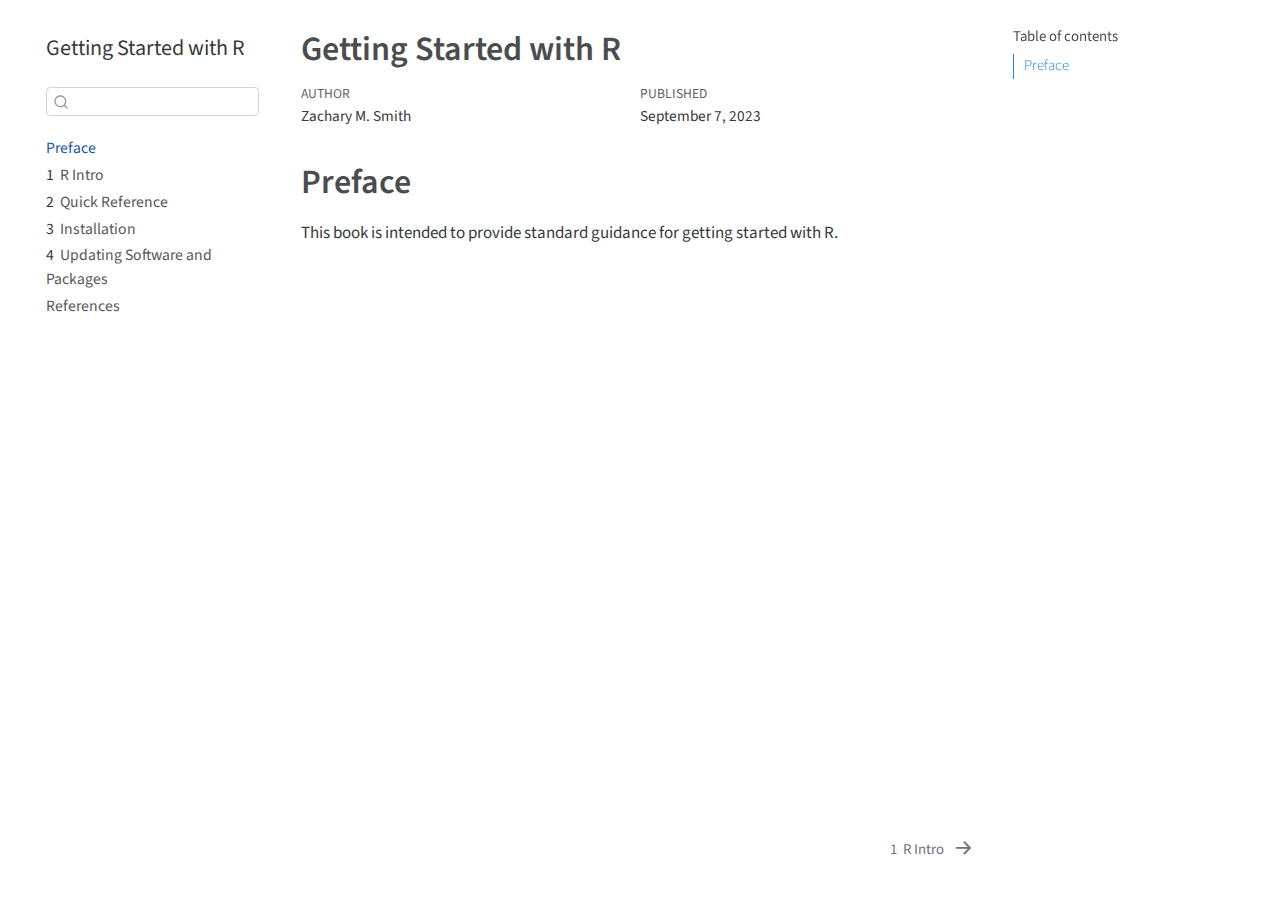
<file: index.html>
<!DOCTYPE html>
<html xmlns="http://www.w3.org/1999/xhtml" lang="en" xml:lang="en"><head>

<meta charset="utf-8">
<meta name="generator" content="quarto-1.3.353">

<meta name="viewport" content="width=device-width, initial-scale=1.0, user-scalable=yes">

<meta name="author" content="Zachary M. Smith">
<meta name="dcterms.date" content="2023-09-07">

<title>Getting Started with R</title>
<style>
code{white-space: pre-wrap;}
span.smallcaps{font-variant: small-caps;}
div.columns{display: flex; gap: min(4vw, 1.5em);}
div.column{flex: auto; overflow-x: auto;}
div.hanging-indent{margin-left: 1.5em; text-indent: -1.5em;}
ul.task-list{list-style: none;}
ul.task-list li input[type="checkbox"] {
  width: 0.8em;
  margin: 0 0.8em 0.2em -1em; /* quarto-specific, see https://github.com/quarto-dev/quarto-cli/issues/4556 */ 
  vertical-align: middle;
}
</style>


<script src="site_libs/quarto-nav/quarto-nav.js"></script>
<script src="site_libs/quarto-nav/headroom.min.js"></script>
<script src="site_libs/clipboard/clipboard.min.js"></script>
<script src="site_libs/quarto-search/autocomplete.umd.js"></script>
<script src="site_libs/quarto-search/fuse.min.js"></script>
<script src="site_libs/quarto-search/quarto-search.js"></script>
<meta name="quarto:offset" content="./">
<link href="./r_intro.html" rel="next">
<script src="site_libs/quarto-html/quarto.js"></script>
<script src="site_libs/quarto-html/popper.min.js"></script>
<script src="site_libs/quarto-html/tippy.umd.min.js"></script>
<script src="site_libs/quarto-html/anchor.min.js"></script>
<link href="site_libs/quarto-html/tippy.css" rel="stylesheet">
<link href="site_libs/quarto-html/quarto-syntax-highlighting.css" rel="stylesheet" id="quarto-text-highlighting-styles">
<script src="site_libs/bootstrap/bootstrap.min.js"></script>
<link href="site_libs/bootstrap/bootstrap-icons.css" rel="stylesheet">
<link href="site_libs/bootstrap/bootstrap.min.css" rel="stylesheet" id="quarto-bootstrap" data-mode="light">
<script id="quarto-search-options" type="application/json">{
  "location": "sidebar",
  "copy-button": false,
  "collapse-after": 3,
  "panel-placement": "start",
  "type": "textbox",
  "limit": 20,
  "language": {
    "search-no-results-text": "No results",
    "search-matching-documents-text": "matching documents",
    "search-copy-link-title": "Copy link to search",
    "search-hide-matches-text": "Hide additional matches",
    "search-more-match-text": "more match in this document",
    "search-more-matches-text": "more matches in this document",
    "search-clear-button-title": "Clear",
    "search-detached-cancel-button-title": "Cancel",
    "search-submit-button-title": "Submit"
  }
}</script>


</head>

<body class="nav-sidebar floating">

<div id="quarto-search-results"></div>
  <header id="quarto-header" class="headroom fixed-top">
  <nav class="quarto-secondary-nav">
    <div class="container-fluid d-flex">
      <button type="button" class="quarto-btn-toggle btn" data-bs-toggle="collapse" data-bs-target="#quarto-sidebar,#quarto-sidebar-glass" aria-controls="quarto-sidebar" aria-expanded="false" aria-label="Toggle sidebar navigation" onclick="if (window.quartoToggleHeadroom) { window.quartoToggleHeadroom(); }">
        <i class="bi bi-layout-text-sidebar-reverse"></i>
      </button>
      <nav class="quarto-page-breadcrumbs" aria-label="breadcrumb"><ol class="breadcrumb"><li class="breadcrumb-item"><a href="./index.html">Preface</a></li></ol></nav>
      <a class="flex-grow-1" role="button" data-bs-toggle="collapse" data-bs-target="#quarto-sidebar,#quarto-sidebar-glass" aria-controls="quarto-sidebar" aria-expanded="false" aria-label="Toggle sidebar navigation" onclick="if (window.quartoToggleHeadroom) { window.quartoToggleHeadroom(); }">      
      </a>
      <button type="button" class="btn quarto-search-button" aria-label="Search" onclick="window.quartoOpenSearch();">
        <i class="bi bi-search"></i>
      </button>
    </div>
  </nav>
</header>
<!-- content -->
<div id="quarto-content" class="quarto-container page-columns page-rows-contents page-layout-article">
<!-- sidebar -->
  <nav id="quarto-sidebar" class="sidebar collapse collapse-horizontal sidebar-navigation floating overflow-auto">
    <div class="pt-lg-2 mt-2 text-left sidebar-header">
    <div class="sidebar-title mb-0 py-0">
      <a href="./">Getting Started with R</a> 
    </div>
      </div>
        <div class="mt-2 flex-shrink-0 align-items-center">
        <div class="sidebar-search">
        <div id="quarto-search" class="" title="Search"></div>
        </div>
        </div>
    <div class="sidebar-menu-container"> 
    <ul class="list-unstyled mt-1">
        <li class="sidebar-item">
  <div class="sidebar-item-container"> 
  <a href="./index.html" class="sidebar-item-text sidebar-link active">
 <span class="menu-text">Preface</span></a>
  </div>
</li>
        <li class="sidebar-item">
  <div class="sidebar-item-container"> 
  <a href="./r_intro.html" class="sidebar-item-text sidebar-link">
 <span class="menu-text"><span class="chapter-number">1</span>&nbsp; <span class="chapter-title">R Intro</span></span></a>
  </div>
</li>
        <li class="sidebar-item">
  <div class="sidebar-item-container"> 
  <a href="./quick_references.html" class="sidebar-item-text sidebar-link">
 <span class="menu-text"><span class="chapter-number">2</span>&nbsp; <span class="chapter-title">Quick Reference</span></span></a>
  </div>
</li>
        <li class="sidebar-item">
  <div class="sidebar-item-container"> 
  <a href="./installation.html" class="sidebar-item-text sidebar-link">
 <span class="menu-text"><span class="chapter-number">3</span>&nbsp; <span class="chapter-title">Installation</span></span></a>
  </div>
</li>
        <li class="sidebar-item">
  <div class="sidebar-item-container"> 
  <a href="./updating_software.html" class="sidebar-item-text sidebar-link">
 <span class="menu-text"><span class="chapter-number">4</span>&nbsp; <span class="chapter-title">Updating Software and Packages</span></span></a>
  </div>
</li>
        <li class="sidebar-item">
  <div class="sidebar-item-container"> 
  <a href="./references.html" class="sidebar-item-text sidebar-link">
 <span class="menu-text">References</span></a>
  </div>
</li>
    </ul>
    </div>
</nav>
<div id="quarto-sidebar-glass" data-bs-toggle="collapse" data-bs-target="#quarto-sidebar,#quarto-sidebar-glass"></div>
<!-- margin-sidebar -->
    <div id="quarto-margin-sidebar" class="sidebar margin-sidebar">
        <nav id="TOC" role="doc-toc" class="toc-active">
    <h2 id="toc-title">Table of contents</h2>
   
  <ul>
  <li><a href="#preface" id="toc-preface" class="nav-link active" data-scroll-target="#preface">Preface</a></li>
  </ul>
</nav>
    </div>
<!-- main -->
<main class="content" id="quarto-document-content">

<header id="title-block-header" class="quarto-title-block default">
<div class="quarto-title">
<h1 class="title">Getting Started with R</h1>
</div>



<div class="quarto-title-meta">

    <div>
    <div class="quarto-title-meta-heading">Author</div>
    <div class="quarto-title-meta-contents">
             <p>Zachary M. Smith </p>
          </div>
  </div>
    
    <div>
    <div class="quarto-title-meta-heading">Published</div>
    <div class="quarto-title-meta-contents">
      <p class="date">September 7, 2023</p>
    </div>
  </div>
  
    
  </div>
  

</header>

<section id="preface" class="level1 unnumbered">
<h1 class="unnumbered">Preface</h1>
<p>This book is intended to provide standard guidance for getting started with R.</p>


</section>

</main> <!-- /main -->
<script id="quarto-html-after-body" type="application/javascript">
window.document.addEventListener("DOMContentLoaded", function (event) {
  const toggleBodyColorMode = (bsSheetEl) => {
    const mode = bsSheetEl.getAttribute("data-mode");
    const bodyEl = window.document.querySelector("body");
    if (mode === "dark") {
      bodyEl.classList.add("quarto-dark");
      bodyEl.classList.remove("quarto-light");
    } else {
      bodyEl.classList.add("quarto-light");
      bodyEl.classList.remove("quarto-dark");
    }
  }
  const toggleBodyColorPrimary = () => {
    const bsSheetEl = window.document.querySelector("link#quarto-bootstrap");
    if (bsSheetEl) {
      toggleBodyColorMode(bsSheetEl);
    }
  }
  toggleBodyColorPrimary();  
  const icon = "";
  const anchorJS = new window.AnchorJS();
  anchorJS.options = {
    placement: 'right',
    icon: icon
  };
  anchorJS.add('.anchored');
  const isCodeAnnotation = (el) => {
    for (const clz of el.classList) {
      if (clz.startsWith('code-annotation-')) {                     
        return true;
      }
    }
    return false;
  }
  const clipboard = new window.ClipboardJS('.code-copy-button', {
    text: function(trigger) {
      const codeEl = trigger.previousElementSibling.cloneNode(true);
      for (const childEl of codeEl.children) {
        if (isCodeAnnotation(childEl)) {
          childEl.remove();
        }
      }
      return codeEl.innerText;
    }
  });
  clipboard.on('success', function(e) {
    // button target
    const button = e.trigger;
    // don't keep focus
    button.blur();
    // flash "checked"
    button.classList.add('code-copy-button-checked');
    var currentTitle = button.getAttribute("title");
    button.setAttribute("title", "Copied!");
    let tooltip;
    if (window.bootstrap) {
      button.setAttribute("data-bs-toggle", "tooltip");
      button.setAttribute("data-bs-placement", "left");
      button.setAttribute("data-bs-title", "Copied!");
      tooltip = new bootstrap.Tooltip(button, 
        { trigger: "manual", 
          customClass: "code-copy-button-tooltip",
          offset: [0, -8]});
      tooltip.show();    
    }
    setTimeout(function() {
      if (tooltip) {
        tooltip.hide();
        button.removeAttribute("data-bs-title");
        button.removeAttribute("data-bs-toggle");
        button.removeAttribute("data-bs-placement");
      }
      button.setAttribute("title", currentTitle);
      button.classList.remove('code-copy-button-checked');
    }, 1000);
    // clear code selection
    e.clearSelection();
  });
  function tippyHover(el, contentFn) {
    const config = {
      allowHTML: true,
      content: contentFn,
      maxWidth: 500,
      delay: 100,
      arrow: false,
      appendTo: function(el) {
          return el.parentElement;
      },
      interactive: true,
      interactiveBorder: 10,
      theme: 'quarto',
      placement: 'bottom-start'
    };
    window.tippy(el, config); 
  }
  const noterefs = window.document.querySelectorAll('a[role="doc-noteref"]');
  for (var i=0; i<noterefs.length; i++) {
    const ref = noterefs[i];
    tippyHover(ref, function() {
      // use id or data attribute instead here
      let href = ref.getAttribute('data-footnote-href') || ref.getAttribute('href');
      try { href = new URL(href).hash; } catch {}
      const id = href.replace(/^#\/?/, "");
      const note = window.document.getElementById(id);
      return note.innerHTML;
    });
  }
      let selectedAnnoteEl;
      const selectorForAnnotation = ( cell, annotation) => {
        let cellAttr = 'data-code-cell="' + cell + '"';
        let lineAttr = 'data-code-annotation="' +  annotation + '"';
        const selector = 'span[' + cellAttr + '][' + lineAttr + ']';
        return selector;
      }
      const selectCodeLines = (annoteEl) => {
        const doc = window.document;
        const targetCell = annoteEl.getAttribute("data-target-cell");
        const targetAnnotation = annoteEl.getAttribute("data-target-annotation");
        const annoteSpan = window.document.querySelector(selectorForAnnotation(targetCell, targetAnnotation));
        const lines = annoteSpan.getAttribute("data-code-lines").split(",");
        const lineIds = lines.map((line) => {
          return targetCell + "-" + line;
        })
        let top = null;
        let height = null;
        let parent = null;
        if (lineIds.length > 0) {
            //compute the position of the single el (top and bottom and make a div)
            const el = window.document.getElementById(lineIds[0]);
            top = el.offsetTop;
            height = el.offsetHeight;
            parent = el.parentElement.parentElement;
          if (lineIds.length > 1) {
            const lastEl = window.document.getElementById(lineIds[lineIds.length - 1]);
            const bottom = lastEl.offsetTop + lastEl.offsetHeight;
            height = bottom - top;
          }
          if (top !== null && height !== null && parent !== null) {
            // cook up a div (if necessary) and position it 
            let div = window.document.getElementById("code-annotation-line-highlight");
            if (div === null) {
              div = window.document.createElement("div");
              div.setAttribute("id", "code-annotation-line-highlight");
              div.style.position = 'absolute';
              parent.appendChild(div);
            }
            div.style.top = top - 2 + "px";
            div.style.height = height + 4 + "px";
            let gutterDiv = window.document.getElementById("code-annotation-line-highlight-gutter");
            if (gutterDiv === null) {
              gutterDiv = window.document.createElement("div");
              gutterDiv.setAttribute("id", "code-annotation-line-highlight-gutter");
              gutterDiv.style.position = 'absolute';
              const codeCell = window.document.getElementById(targetCell);
              const gutter = codeCell.querySelector('.code-annotation-gutter');
              gutter.appendChild(gutterDiv);
            }
            gutterDiv.style.top = top - 2 + "px";
            gutterDiv.style.height = height + 4 + "px";
          }
          selectedAnnoteEl = annoteEl;
        }
      };
      const unselectCodeLines = () => {
        const elementsIds = ["code-annotation-line-highlight", "code-annotation-line-highlight-gutter"];
        elementsIds.forEach((elId) => {
          const div = window.document.getElementById(elId);
          if (div) {
            div.remove();
          }
        });
        selectedAnnoteEl = undefined;
      };
      // Attach click handler to the DT
      const annoteDls = window.document.querySelectorAll('dt[data-target-cell]');
      for (const annoteDlNode of annoteDls) {
        annoteDlNode.addEventListener('click', (event) => {
          const clickedEl = event.target;
          if (clickedEl !== selectedAnnoteEl) {
            unselectCodeLines();
            const activeEl = window.document.querySelector('dt[data-target-cell].code-annotation-active');
            if (activeEl) {
              activeEl.classList.remove('code-annotation-active');
            }
            selectCodeLines(clickedEl);
            clickedEl.classList.add('code-annotation-active');
          } else {
            // Unselect the line
            unselectCodeLines();
            clickedEl.classList.remove('code-annotation-active');
          }
        });
      }
  const findCites = (el) => {
    const parentEl = el.parentElement;
    if (parentEl) {
      const cites = parentEl.dataset.cites;
      if (cites) {
        return {
          el,
          cites: cites.split(' ')
        };
      } else {
        return findCites(el.parentElement)
      }
    } else {
      return undefined;
    }
  };
  var bibliorefs = window.document.querySelectorAll('a[role="doc-biblioref"]');
  for (var i=0; i<bibliorefs.length; i++) {
    const ref = bibliorefs[i];
    const citeInfo = findCites(ref);
    if (citeInfo) {
      tippyHover(citeInfo.el, function() {
        var popup = window.document.createElement('div');
        citeInfo.cites.forEach(function(cite) {
          var citeDiv = window.document.createElement('div');
          citeDiv.classList.add('hanging-indent');
          citeDiv.classList.add('csl-entry');
          var biblioDiv = window.document.getElementById('ref-' + cite);
          if (biblioDiv) {
            citeDiv.innerHTML = biblioDiv.innerHTML;
          }
          popup.appendChild(citeDiv);
        });
        return popup.innerHTML;
      });
    }
  }
});
</script>
<nav class="page-navigation">
  <div class="nav-page nav-page-previous">
  </div>
  <div class="nav-page nav-page-next">
      <a href="./r_intro.html" class="pagination-link">
        <span class="nav-page-text"><span class="chapter-number">1</span>&nbsp; <span class="chapter-title">R Intro</span></span> <i class="bi bi-arrow-right-short"></i>
      </a>
  </div>
</nav>
</div> <!-- /content -->



</body></html>
</file>
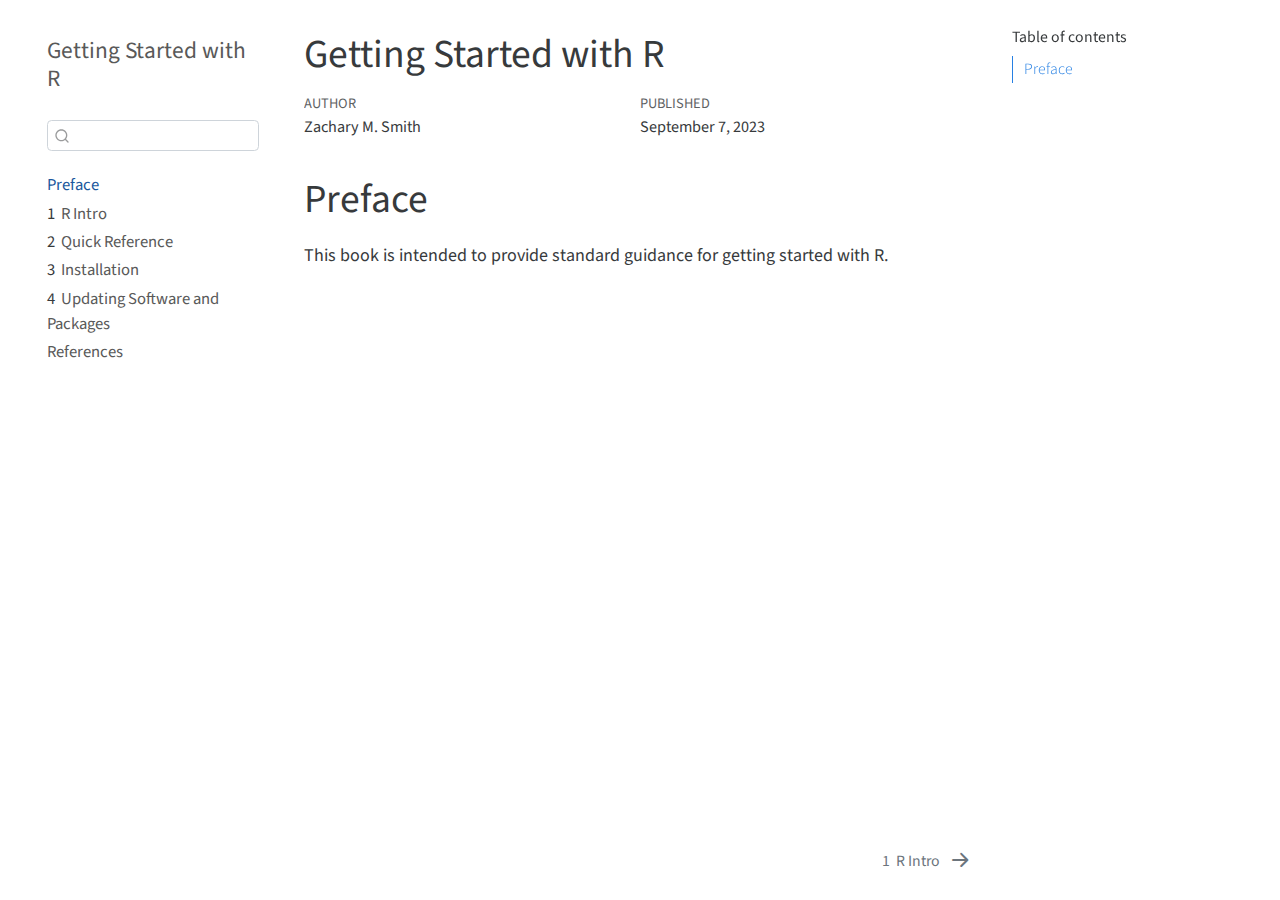
<file: _book/index.html>
<!DOCTYPE html>
<html xmlns="http://www.w3.org/1999/xhtml" lang="en" xml:lang="en"><head>

<meta charset="utf-8">
<meta name="generator" content="quarto-1.2.475">

<meta name="viewport" content="width=device-width, initial-scale=1.0, user-scalable=yes">

<meta name="author" content="Zachary M. Smith">
<meta name="dcterms.date" content="2023-09-07">

<title>Getting Started with R</title>
<style>
code{white-space: pre-wrap;}
span.smallcaps{font-variant: small-caps;}
div.columns{display: flex; gap: min(4vw, 1.5em);}
div.column{flex: auto; overflow-x: auto;}
div.hanging-indent{margin-left: 1.5em; text-indent: -1.5em;}
ul.task-list{list-style: none;}
ul.task-list li input[type="checkbox"] {
  width: 0.8em;
  margin: 0 0.8em 0.2em -1.6em;
  vertical-align: middle;
}
</style>


<script src="site_libs/quarto-nav/quarto-nav.js"></script>
<script src="site_libs/quarto-nav/headroom.min.js"></script>
<script src="site_libs/clipboard/clipboard.min.js"></script>
<script src="site_libs/quarto-search/autocomplete.umd.js"></script>
<script src="site_libs/quarto-search/fuse.min.js"></script>
<script src="site_libs/quarto-search/quarto-search.js"></script>
<meta name="quarto:offset" content="./">
<link href="./r_intro.html" rel="next">
<script src="site_libs/quarto-html/quarto.js"></script>
<script src="site_libs/quarto-html/popper.min.js"></script>
<script src="site_libs/quarto-html/tippy.umd.min.js"></script>
<script src="site_libs/quarto-html/anchor.min.js"></script>
<link href="site_libs/quarto-html/tippy.css" rel="stylesheet">
<link href="site_libs/quarto-html/quarto-syntax-highlighting.css" rel="stylesheet" id="quarto-text-highlighting-styles">
<script src="site_libs/bootstrap/bootstrap.min.js"></script>
<link href="site_libs/bootstrap/bootstrap-icons.css" rel="stylesheet">
<link href="site_libs/bootstrap/bootstrap.min.css" rel="stylesheet" id="quarto-bootstrap" data-mode="light">
<script id="quarto-search-options" type="application/json">{
  "location": "sidebar",
  "copy-button": false,
  "collapse-after": 3,
  "panel-placement": "start",
  "type": "textbox",
  "limit": 20,
  "language": {
    "search-no-results-text": "No results",
    "search-matching-documents-text": "matching documents",
    "search-copy-link-title": "Copy link to search",
    "search-hide-matches-text": "Hide additional matches",
    "search-more-match-text": "more match in this document",
    "search-more-matches-text": "more matches in this document",
    "search-clear-button-title": "Clear",
    "search-detached-cancel-button-title": "Cancel",
    "search-submit-button-title": "Submit"
  }
}</script>


</head>

<body class="nav-sidebar floating">

<div id="quarto-search-results"></div>
  <header id="quarto-header" class="headroom fixed-top">
  <nav class="quarto-secondary-nav" data-bs-toggle="collapse" data-bs-target="#quarto-sidebar" aria-controls="quarto-sidebar" aria-expanded="false" aria-label="Toggle sidebar navigation" onclick="if (window.quartoToggleHeadroom) { window.quartoToggleHeadroom(); }">
    <div class="container-fluid d-flex justify-content-between">
      <h1 class="quarto-secondary-nav-title">Getting Started with R</h1>
      <button type="button" class="quarto-btn-toggle btn" aria-label="Show secondary navigation">
        <i class="bi bi-chevron-right"></i>
      </button>
    </div>
  </nav>
</header>
<!-- content -->
<div id="quarto-content" class="quarto-container page-columns page-rows-contents page-layout-article">
<!-- sidebar -->
  <nav id="quarto-sidebar" class="sidebar collapse sidebar-navigation floating overflow-auto">
    <div class="pt-lg-2 mt-2 text-left sidebar-header">
    <div class="sidebar-title mb-0 py-0">
      <a href="./">Getting Started with R</a> 
    </div>
      </div>
      <div class="mt-2 flex-shrink-0 align-items-center">
        <div class="sidebar-search">
        <div id="quarto-search" class="" title="Search"></div>
        </div>
      </div>
    <div class="sidebar-menu-container"> 
    <ul class="list-unstyled mt-1">
        <li class="sidebar-item">
  <div class="sidebar-item-container"> 
  <a href="./index.html" class="sidebar-item-text sidebar-link active">Preface</a>
  </div>
</li>
        <li class="sidebar-item">
  <div class="sidebar-item-container"> 
  <a href="./r_intro.html" class="sidebar-item-text sidebar-link"><span class="chapter-number">1</span>&nbsp; <span class="chapter-title">R Intro</span></a>
  </div>
</li>
        <li class="sidebar-item">
  <div class="sidebar-item-container"> 
  <a href="./quick_references.html" class="sidebar-item-text sidebar-link"><span class="chapter-number">2</span>&nbsp; <span class="chapter-title">Quick Reference</span></a>
  </div>
</li>
        <li class="sidebar-item">
  <div class="sidebar-item-container"> 
  <a href="./installation.html" class="sidebar-item-text sidebar-link"><span class="chapter-number">3</span>&nbsp; <span class="chapter-title">Installation</span></a>
  </div>
</li>
        <li class="sidebar-item">
  <div class="sidebar-item-container"> 
  <a href="./updating_software.html" class="sidebar-item-text sidebar-link"><span class="chapter-number">4</span>&nbsp; <span class="chapter-title">Updating Software and Packages</span></a>
  </div>
</li>
        <li class="sidebar-item">
  <div class="sidebar-item-container"> 
  <a href="./references.html" class="sidebar-item-text sidebar-link">References</a>
  </div>
</li>
    </ul>
    </div>
</nav>
<!-- margin-sidebar -->
    <div id="quarto-margin-sidebar" class="sidebar margin-sidebar">
        <nav id="TOC" role="doc-toc" class="toc-active">
    <h2 id="toc-title">Table of contents</h2>
   
  <ul>
  <li><a href="#preface" id="toc-preface" class="nav-link active" data-scroll-target="#preface">Preface</a></li>
  </ul>
</nav>
    </div>
<!-- main -->
<main class="content" id="quarto-document-content">

<header id="title-block-header" class="quarto-title-block default">
<div class="quarto-title">
<h1 class="title d-none d-lg-block">Getting Started with R</h1>
</div>



<div class="quarto-title-meta">

    <div>
    <div class="quarto-title-meta-heading">Author</div>
    <div class="quarto-title-meta-contents">
             <p>Zachary M. Smith </p>
          </div>
  </div>
    
    <div>
    <div class="quarto-title-meta-heading">Published</div>
    <div class="quarto-title-meta-contents">
      <p class="date">September 7, 2023</p>
    </div>
  </div>
  
    
  </div>
  

</header>

<section id="preface" class="level1 unnumbered">
<h1 class="unnumbered">Preface</h1>
<p>This book is intended to provide standard guidance for getting started with R.</p>


</section>

</main> <!-- /main -->
<script id="quarto-html-after-body" type="application/javascript">
window.document.addEventListener("DOMContentLoaded", function (event) {
  const toggleBodyColorMode = (bsSheetEl) => {
    const mode = bsSheetEl.getAttribute("data-mode");
    const bodyEl = window.document.querySelector("body");
    if (mode === "dark") {
      bodyEl.classList.add("quarto-dark");
      bodyEl.classList.remove("quarto-light");
    } else {
      bodyEl.classList.add("quarto-light");
      bodyEl.classList.remove("quarto-dark");
    }
  }
  const toggleBodyColorPrimary = () => {
    const bsSheetEl = window.document.querySelector("link#quarto-bootstrap");
    if (bsSheetEl) {
      toggleBodyColorMode(bsSheetEl);
    }
  }
  toggleBodyColorPrimary();  
  const icon = "";
  const anchorJS = new window.AnchorJS();
  anchorJS.options = {
    placement: 'right',
    icon: icon
  };
  anchorJS.add('.anchored');
  const clipboard = new window.ClipboardJS('.code-copy-button', {
    target: function(trigger) {
      return trigger.previousElementSibling;
    }
  });
  clipboard.on('success', function(e) {
    // button target
    const button = e.trigger;
    // don't keep focus
    button.blur();
    // flash "checked"
    button.classList.add('code-copy-button-checked');
    var currentTitle = button.getAttribute("title");
    button.setAttribute("title", "Copied!");
    let tooltip;
    if (window.bootstrap) {
      button.setAttribute("data-bs-toggle", "tooltip");
      button.setAttribute("data-bs-placement", "left");
      button.setAttribute("data-bs-title", "Copied!");
      tooltip = new bootstrap.Tooltip(button, 
        { trigger: "manual", 
          customClass: "code-copy-button-tooltip",
          offset: [0, -8]});
      tooltip.show();    
    }
    setTimeout(function() {
      if (tooltip) {
        tooltip.hide();
        button.removeAttribute("data-bs-title");
        button.removeAttribute("data-bs-toggle");
        button.removeAttribute("data-bs-placement");
      }
      button.setAttribute("title", currentTitle);
      button.classList.remove('code-copy-button-checked');
    }, 1000);
    // clear code selection
    e.clearSelection();
  });
  function tippyHover(el, contentFn) {
    const config = {
      allowHTML: true,
      content: contentFn,
      maxWidth: 500,
      delay: 100,
      arrow: false,
      appendTo: function(el) {
          return el.parentElement;
      },
      interactive: true,
      interactiveBorder: 10,
      theme: 'quarto',
      placement: 'bottom-start'
    };
    window.tippy(el, config); 
  }
  const noterefs = window.document.querySelectorAll('a[role="doc-noteref"]');
  for (var i=0; i<noterefs.length; i++) {
    const ref = noterefs[i];
    tippyHover(ref, function() {
      // use id or data attribute instead here
      let href = ref.getAttribute('data-footnote-href') || ref.getAttribute('href');
      try { href = new URL(href).hash; } catch {}
      const id = href.replace(/^#\/?/, "");
      const note = window.document.getElementById(id);
      return note.innerHTML;
    });
  }
  const findCites = (el) => {
    const parentEl = el.parentElement;
    if (parentEl) {
      const cites = parentEl.dataset.cites;
      if (cites) {
        return {
          el,
          cites: cites.split(' ')
        };
      } else {
        return findCites(el.parentElement)
      }
    } else {
      return undefined;
    }
  };
  var bibliorefs = window.document.querySelectorAll('a[role="doc-biblioref"]');
  for (var i=0; i<bibliorefs.length; i++) {
    const ref = bibliorefs[i];
    const citeInfo = findCites(ref);
    if (citeInfo) {
      tippyHover(citeInfo.el, function() {
        var popup = window.document.createElement('div');
        citeInfo.cites.forEach(function(cite) {
          var citeDiv = window.document.createElement('div');
          citeDiv.classList.add('hanging-indent');
          citeDiv.classList.add('csl-entry');
          var biblioDiv = window.document.getElementById('ref-' + cite);
          if (biblioDiv) {
            citeDiv.innerHTML = biblioDiv.innerHTML;
          }
          popup.appendChild(citeDiv);
        });
        return popup.innerHTML;
      });
    }
  }
});
</script>
<nav class="page-navigation">
  <div class="nav-page nav-page-previous">
  </div>
  <div class="nav-page nav-page-next">
      <a href="./r_intro.html" class="pagination-link">
        <span class="nav-page-text"><span class="chapter-number">1</span>&nbsp; <span class="chapter-title">R Intro</span></span> <i class="bi bi-arrow-right-short"></i>
      </a>
  </div>
</nav>
</div> <!-- /content -->



</body></html>
</file>
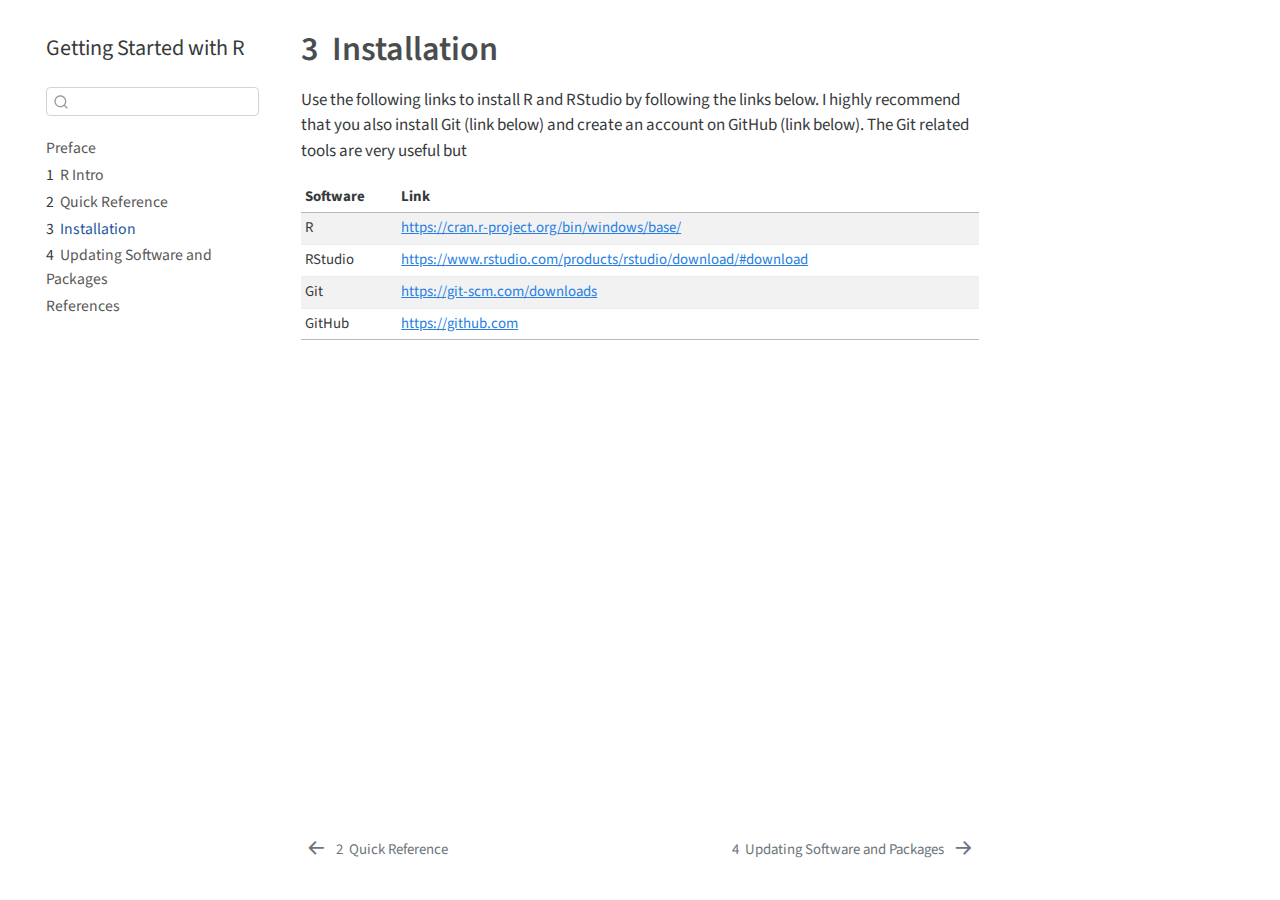
<file: installation.html>
<!DOCTYPE html>
<html xmlns="http://www.w3.org/1999/xhtml" lang="en" xml:lang="en"><head>

<meta charset="utf-8">
<meta name="generator" content="quarto-1.3.353">

<meta name="viewport" content="width=device-width, initial-scale=1.0, user-scalable=yes">


<title>Getting Started with R - 3&nbsp; Installation</title>
<style>
code{white-space: pre-wrap;}
span.smallcaps{font-variant: small-caps;}
div.columns{display: flex; gap: min(4vw, 1.5em);}
div.column{flex: auto; overflow-x: auto;}
div.hanging-indent{margin-left: 1.5em; text-indent: -1.5em;}
ul.task-list{list-style: none;}
ul.task-list li input[type="checkbox"] {
  width: 0.8em;
  margin: 0 0.8em 0.2em -1em; /* quarto-specific, see https://github.com/quarto-dev/quarto-cli/issues/4556 */ 
  vertical-align: middle;
}
</style>


<script src="site_libs/quarto-nav/quarto-nav.js"></script>
<script src="site_libs/quarto-nav/headroom.min.js"></script>
<script src="site_libs/clipboard/clipboard.min.js"></script>
<script src="site_libs/quarto-search/autocomplete.umd.js"></script>
<script src="site_libs/quarto-search/fuse.min.js"></script>
<script src="site_libs/quarto-search/quarto-search.js"></script>
<meta name="quarto:offset" content="./">
<link href="./updating_software.html" rel="next">
<link href="./quick_references.html" rel="prev">
<script src="site_libs/quarto-html/quarto.js"></script>
<script src="site_libs/quarto-html/popper.min.js"></script>
<script src="site_libs/quarto-html/tippy.umd.min.js"></script>
<script src="site_libs/quarto-html/anchor.min.js"></script>
<link href="site_libs/quarto-html/tippy.css" rel="stylesheet">
<link href="site_libs/quarto-html/quarto-syntax-highlighting.css" rel="stylesheet" id="quarto-text-highlighting-styles">
<script src="site_libs/bootstrap/bootstrap.min.js"></script>
<link href="site_libs/bootstrap/bootstrap-icons.css" rel="stylesheet">
<link href="site_libs/bootstrap/bootstrap.min.css" rel="stylesheet" id="quarto-bootstrap" data-mode="light">
<script id="quarto-search-options" type="application/json">{
  "location": "sidebar",
  "copy-button": false,
  "collapse-after": 3,
  "panel-placement": "start",
  "type": "textbox",
  "limit": 20,
  "language": {
    "search-no-results-text": "No results",
    "search-matching-documents-text": "matching documents",
    "search-copy-link-title": "Copy link to search",
    "search-hide-matches-text": "Hide additional matches",
    "search-more-match-text": "more match in this document",
    "search-more-matches-text": "more matches in this document",
    "search-clear-button-title": "Clear",
    "search-detached-cancel-button-title": "Cancel",
    "search-submit-button-title": "Submit"
  }
}</script>


</head>

<body class="nav-sidebar floating">

<div id="quarto-search-results"></div>
  <header id="quarto-header" class="headroom fixed-top">
  <nav class="quarto-secondary-nav">
    <div class="container-fluid d-flex">
      <button type="button" class="quarto-btn-toggle btn" data-bs-toggle="collapse" data-bs-target="#quarto-sidebar,#quarto-sidebar-glass" aria-controls="quarto-sidebar" aria-expanded="false" aria-label="Toggle sidebar navigation" onclick="if (window.quartoToggleHeadroom) { window.quartoToggleHeadroom(); }">
        <i class="bi bi-layout-text-sidebar-reverse"></i>
      </button>
      <nav class="quarto-page-breadcrumbs" aria-label="breadcrumb"><ol class="breadcrumb"><li class="breadcrumb-item"><a href="./installation.html"><span class="chapter-number">3</span>&nbsp; <span class="chapter-title">Installation</span></a></li></ol></nav>
      <a class="flex-grow-1" role="button" data-bs-toggle="collapse" data-bs-target="#quarto-sidebar,#quarto-sidebar-glass" aria-controls="quarto-sidebar" aria-expanded="false" aria-label="Toggle sidebar navigation" onclick="if (window.quartoToggleHeadroom) { window.quartoToggleHeadroom(); }">      
      </a>
      <button type="button" class="btn quarto-search-button" aria-label="Search" onclick="window.quartoOpenSearch();">
        <i class="bi bi-search"></i>
      </button>
    </div>
  </nav>
</header>
<!-- content -->
<div id="quarto-content" class="quarto-container page-columns page-rows-contents page-layout-article">
<!-- sidebar -->
  <nav id="quarto-sidebar" class="sidebar collapse collapse-horizontal sidebar-navigation floating overflow-auto">
    <div class="pt-lg-2 mt-2 text-left sidebar-header">
    <div class="sidebar-title mb-0 py-0">
      <a href="./">Getting Started with R</a> 
    </div>
      </div>
        <div class="mt-2 flex-shrink-0 align-items-center">
        <div class="sidebar-search">
        <div id="quarto-search" class="" title="Search"></div>
        </div>
        </div>
    <div class="sidebar-menu-container"> 
    <ul class="list-unstyled mt-1">
        <li class="sidebar-item">
  <div class="sidebar-item-container"> 
  <a href="./index.html" class="sidebar-item-text sidebar-link">
 <span class="menu-text">Preface</span></a>
  </div>
</li>
        <li class="sidebar-item">
  <div class="sidebar-item-container"> 
  <a href="./r_intro.html" class="sidebar-item-text sidebar-link">
 <span class="menu-text"><span class="chapter-number">1</span>&nbsp; <span class="chapter-title">R Intro</span></span></a>
  </div>
</li>
        <li class="sidebar-item">
  <div class="sidebar-item-container"> 
  <a href="./quick_references.html" class="sidebar-item-text sidebar-link">
 <span class="menu-text"><span class="chapter-number">2</span>&nbsp; <span class="chapter-title">Quick Reference</span></span></a>
  </div>
</li>
        <li class="sidebar-item">
  <div class="sidebar-item-container"> 
  <a href="./installation.html" class="sidebar-item-text sidebar-link active">
 <span class="menu-text"><span class="chapter-number">3</span>&nbsp; <span class="chapter-title">Installation</span></span></a>
  </div>
</li>
        <li class="sidebar-item">
  <div class="sidebar-item-container"> 
  <a href="./updating_software.html" class="sidebar-item-text sidebar-link">
 <span class="menu-text"><span class="chapter-number">4</span>&nbsp; <span class="chapter-title">Updating Software and Packages</span></span></a>
  </div>
</li>
        <li class="sidebar-item">
  <div class="sidebar-item-container"> 
  <a href="./references.html" class="sidebar-item-text sidebar-link">
 <span class="menu-text">References</span></a>
  </div>
</li>
    </ul>
    </div>
</nav>
<div id="quarto-sidebar-glass" data-bs-toggle="collapse" data-bs-target="#quarto-sidebar,#quarto-sidebar-glass"></div>
<!-- margin-sidebar -->
    <div id="quarto-margin-sidebar" class="sidebar margin-sidebar">
        
    </div>
<!-- main -->
<main class="content" id="quarto-document-content">

<header id="title-block-header" class="quarto-title-block default">
<div class="quarto-title">
<h1 class="title"><span class="chapter-number">3</span>&nbsp; <span class="chapter-title">Installation</span></h1>
</div>



<div class="quarto-title-meta">

    
  
    
  </div>
  

</header>

<p>Use the following links to install R and RStudio by following the links below. I highly recommend that you also install Git (link below) and create an account on GitHub (link below). The Git related tools are very useful but</p>
<div class="cell">
<div class="cell-output-display">
<table class="table table-sm table-striped small">
<thead>
<tr class="header">
<th style="text-align: left;">Software</th>
<th style="text-align: left;">Link</th>
</tr>
</thead>
<tbody>
<tr class="odd">
<td style="text-align: left;">R</td>
<td style="text-align: left;"><a href="https://cran.r-project.org/bin/windows/base/">https://cran.r-project.org/bin/windows/base/</a></td>
</tr>
<tr class="even">
<td style="text-align: left;">RStudio</td>
<td style="text-align: left;"><a href="https://www.rstudio.com/products/rstudio/download/#download">https://www.rstudio.com/products/rstudio/download/#download</a></td>
</tr>
<tr class="odd">
<td style="text-align: left;">Git</td>
<td style="text-align: left;"><a href="https://git-scm.com/downloads">https://git-scm.com/downloads</a></td>
</tr>
<tr class="even">
<td style="text-align: left;">GitHub</td>
<td style="text-align: left;"><a href="https://github.com">https://github.com</a></td>
</tr>
</tbody>
</table>
</div>
</div>



</main> <!-- /main -->
<script id="quarto-html-after-body" type="application/javascript">
window.document.addEventListener("DOMContentLoaded", function (event) {
  const toggleBodyColorMode = (bsSheetEl) => {
    const mode = bsSheetEl.getAttribute("data-mode");
    const bodyEl = window.document.querySelector("body");
    if (mode === "dark") {
      bodyEl.classList.add("quarto-dark");
      bodyEl.classList.remove("quarto-light");
    } else {
      bodyEl.classList.add("quarto-light");
      bodyEl.classList.remove("quarto-dark");
    }
  }
  const toggleBodyColorPrimary = () => {
    const bsSheetEl = window.document.querySelector("link#quarto-bootstrap");
    if (bsSheetEl) {
      toggleBodyColorMode(bsSheetEl);
    }
  }
  toggleBodyColorPrimary();  
  const icon = "";
  const anchorJS = new window.AnchorJS();
  anchorJS.options = {
    placement: 'right',
    icon: icon
  };
  anchorJS.add('.anchored');
  const isCodeAnnotation = (el) => {
    for (const clz of el.classList) {
      if (clz.startsWith('code-annotation-')) {                     
        return true;
      }
    }
    return false;
  }
  const clipboard = new window.ClipboardJS('.code-copy-button', {
    text: function(trigger) {
      const codeEl = trigger.previousElementSibling.cloneNode(true);
      for (const childEl of codeEl.children) {
        if (isCodeAnnotation(childEl)) {
          childEl.remove();
        }
      }
      return codeEl.innerText;
    }
  });
  clipboard.on('success', function(e) {
    // button target
    const button = e.trigger;
    // don't keep focus
    button.blur();
    // flash "checked"
    button.classList.add('code-copy-button-checked');
    var currentTitle = button.getAttribute("title");
    button.setAttribute("title", "Copied!");
    let tooltip;
    if (window.bootstrap) {
      button.setAttribute("data-bs-toggle", "tooltip");
      button.setAttribute("data-bs-placement", "left");
      button.setAttribute("data-bs-title", "Copied!");
      tooltip = new bootstrap.Tooltip(button, 
        { trigger: "manual", 
          customClass: "code-copy-button-tooltip",
          offset: [0, -8]});
      tooltip.show();    
    }
    setTimeout(function() {
      if (tooltip) {
        tooltip.hide();
        button.removeAttribute("data-bs-title");
        button.removeAttribute("data-bs-toggle");
        button.removeAttribute("data-bs-placement");
      }
      button.setAttribute("title", currentTitle);
      button.classList.remove('code-copy-button-checked');
    }, 1000);
    // clear code selection
    e.clearSelection();
  });
  function tippyHover(el, contentFn) {
    const config = {
      allowHTML: true,
      content: contentFn,
      maxWidth: 500,
      delay: 100,
      arrow: false,
      appendTo: function(el) {
          return el.parentElement;
      },
      interactive: true,
      interactiveBorder: 10,
      theme: 'quarto',
      placement: 'bottom-start'
    };
    window.tippy(el, config); 
  }
  const noterefs = window.document.querySelectorAll('a[role="doc-noteref"]');
  for (var i=0; i<noterefs.length; i++) {
    const ref = noterefs[i];
    tippyHover(ref, function() {
      // use id or data attribute instead here
      let href = ref.getAttribute('data-footnote-href') || ref.getAttribute('href');
      try { href = new URL(href).hash; } catch {}
      const id = href.replace(/^#\/?/, "");
      const note = window.document.getElementById(id);
      return note.innerHTML;
    });
  }
      let selectedAnnoteEl;
      const selectorForAnnotation = ( cell, annotation) => {
        let cellAttr = 'data-code-cell="' + cell + '"';
        let lineAttr = 'data-code-annotation="' +  annotation + '"';
        const selector = 'span[' + cellAttr + '][' + lineAttr + ']';
        return selector;
      }
      const selectCodeLines = (annoteEl) => {
        const doc = window.document;
        const targetCell = annoteEl.getAttribute("data-target-cell");
        const targetAnnotation = annoteEl.getAttribute("data-target-annotation");
        const annoteSpan = window.document.querySelector(selectorForAnnotation(targetCell, targetAnnotation));
        const lines = annoteSpan.getAttribute("data-code-lines").split(",");
        const lineIds = lines.map((line) => {
          return targetCell + "-" + line;
        })
        let top = null;
        let height = null;
        let parent = null;
        if (lineIds.length > 0) {
            //compute the position of the single el (top and bottom and make a div)
            const el = window.document.getElementById(lineIds[0]);
            top = el.offsetTop;
            height = el.offsetHeight;
            parent = el.parentElement.parentElement;
          if (lineIds.length > 1) {
            const lastEl = window.document.getElementById(lineIds[lineIds.length - 1]);
            const bottom = lastEl.offsetTop + lastEl.offsetHeight;
            height = bottom - top;
          }
          if (top !== null && height !== null && parent !== null) {
            // cook up a div (if necessary) and position it 
            let div = window.document.getElementById("code-annotation-line-highlight");
            if (div === null) {
              div = window.document.createElement("div");
              div.setAttribute("id", "code-annotation-line-highlight");
              div.style.position = 'absolute';
              parent.appendChild(div);
            }
            div.style.top = top - 2 + "px";
            div.style.height = height + 4 + "px";
            let gutterDiv = window.document.getElementById("code-annotation-line-highlight-gutter");
            if (gutterDiv === null) {
              gutterDiv = window.document.createElement("div");
              gutterDiv.setAttribute("id", "code-annotation-line-highlight-gutter");
              gutterDiv.style.position = 'absolute';
              const codeCell = window.document.getElementById(targetCell);
              const gutter = codeCell.querySelector('.code-annotation-gutter');
              gutter.appendChild(gutterDiv);
            }
            gutterDiv.style.top = top - 2 + "px";
            gutterDiv.style.height = height + 4 + "px";
          }
          selectedAnnoteEl = annoteEl;
        }
      };
      const unselectCodeLines = () => {
        const elementsIds = ["code-annotation-line-highlight", "code-annotation-line-highlight-gutter"];
        elementsIds.forEach((elId) => {
          const div = window.document.getElementById(elId);
          if (div) {
            div.remove();
          }
        });
        selectedAnnoteEl = undefined;
      };
      // Attach click handler to the DT
      const annoteDls = window.document.querySelectorAll('dt[data-target-cell]');
      for (const annoteDlNode of annoteDls) {
        annoteDlNode.addEventListener('click', (event) => {
          const clickedEl = event.target;
          if (clickedEl !== selectedAnnoteEl) {
            unselectCodeLines();
            const activeEl = window.document.querySelector('dt[data-target-cell].code-annotation-active');
            if (activeEl) {
              activeEl.classList.remove('code-annotation-active');
            }
            selectCodeLines(clickedEl);
            clickedEl.classList.add('code-annotation-active');
          } else {
            // Unselect the line
            unselectCodeLines();
            clickedEl.classList.remove('code-annotation-active');
          }
        });
      }
  const findCites = (el) => {
    const parentEl = el.parentElement;
    if (parentEl) {
      const cites = parentEl.dataset.cites;
      if (cites) {
        return {
          el,
          cites: cites.split(' ')
        };
      } else {
        return findCites(el.parentElement)
      }
    } else {
      return undefined;
    }
  };
  var bibliorefs = window.document.querySelectorAll('a[role="doc-biblioref"]');
  for (var i=0; i<bibliorefs.length; i++) {
    const ref = bibliorefs[i];
    const citeInfo = findCites(ref);
    if (citeInfo) {
      tippyHover(citeInfo.el, function() {
        var popup = window.document.createElement('div');
        citeInfo.cites.forEach(function(cite) {
          var citeDiv = window.document.createElement('div');
          citeDiv.classList.add('hanging-indent');
          citeDiv.classList.add('csl-entry');
          var biblioDiv = window.document.getElementById('ref-' + cite);
          if (biblioDiv) {
            citeDiv.innerHTML = biblioDiv.innerHTML;
          }
          popup.appendChild(citeDiv);
        });
        return popup.innerHTML;
      });
    }
  }
});
</script>
<nav class="page-navigation">
  <div class="nav-page nav-page-previous">
      <a href="./quick_references.html" class="pagination-link">
        <i class="bi bi-arrow-left-short"></i> <span class="nav-page-text"><span class="chapter-number">2</span>&nbsp; <span class="chapter-title">Quick Reference</span></span>
      </a>          
  </div>
  <div class="nav-page nav-page-next">
      <a href="./updating_software.html" class="pagination-link">
        <span class="nav-page-text"><span class="chapter-number">4</span>&nbsp; <span class="chapter-title">Updating Software and Packages</span></span> <i class="bi bi-arrow-right-short"></i>
      </a>
  </div>
</nav>
</div> <!-- /content -->



</body></html>
</file>
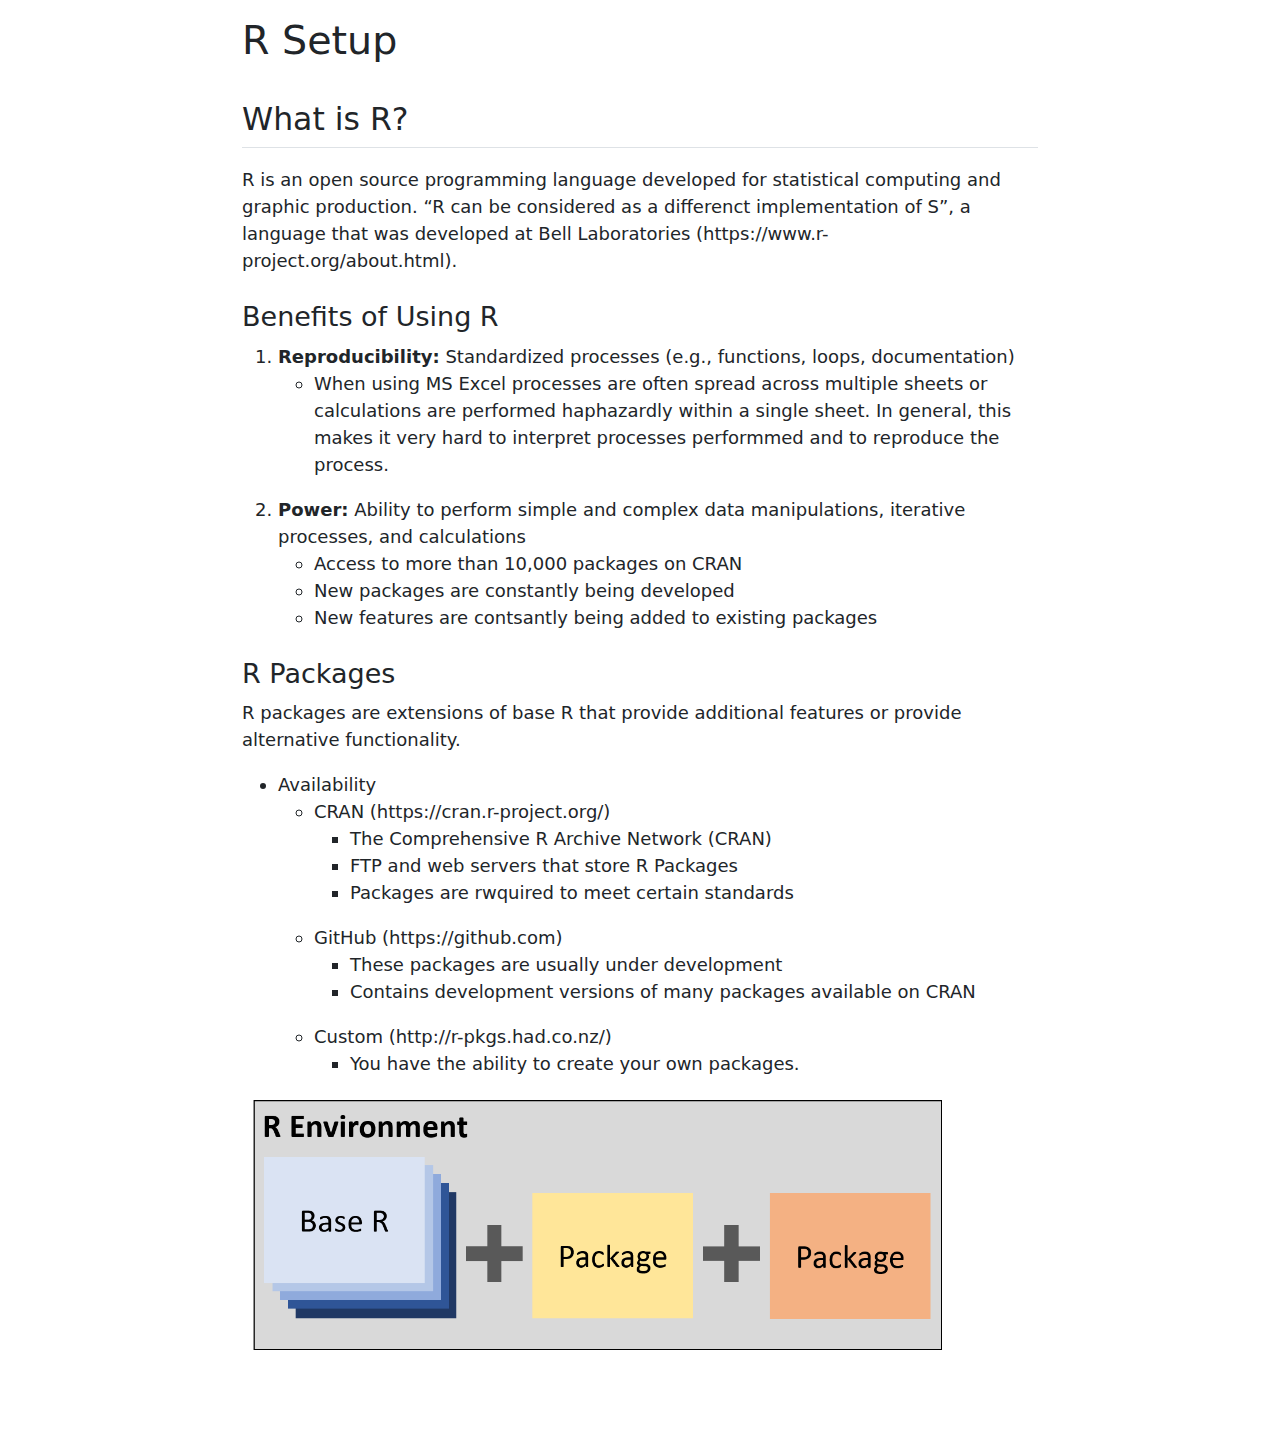
<file: main.html>
<!DOCTYPE html>
<html xmlns="http://www.w3.org/1999/xhtml" lang="en" xml:lang="en"><head>

<meta charset="utf-8">
<meta name="generator" content="quarto-1.2.475">

<meta name="viewport" content="width=device-width, initial-scale=1.0, user-scalable=yes">


<title>R Setup</title>
<style>
code{white-space: pre-wrap;}
span.smallcaps{font-variant: small-caps;}
div.columns{display: flex; gap: min(4vw, 1.5em);}
div.column{flex: auto; overflow-x: auto;}
div.hanging-indent{margin-left: 1.5em; text-indent: -1.5em;}
ul.task-list{list-style: none;}
ul.task-list li input[type="checkbox"] {
  width: 0.8em;
  margin: 0 0.8em 0.2em -1.6em;
  vertical-align: middle;
}
</style>


<script src="main_files/libs/clipboard/clipboard.min.js"></script>
<script src="main_files/libs/quarto-html/quarto.js"></script>
<script src="main_files/libs/quarto-html/popper.min.js"></script>
<script src="main_files/libs/quarto-html/tippy.umd.min.js"></script>
<script src="main_files/libs/quarto-html/anchor.min.js"></script>
<link href="main_files/libs/quarto-html/tippy.css" rel="stylesheet">
<link href="main_files/libs/quarto-html/quarto-syntax-highlighting.css" rel="stylesheet" id="quarto-text-highlighting-styles">
<script src="main_files/libs/bootstrap/bootstrap.min.js"></script>
<link href="main_files/libs/bootstrap/bootstrap-icons.css" rel="stylesheet">
<link href="main_files/libs/bootstrap/bootstrap.min.css" rel="stylesheet" id="quarto-bootstrap" data-mode="light">


</head>

<body class="fullcontent">

<div id="quarto-content" class="page-columns page-rows-contents page-layout-article">

<main class="content" id="quarto-document-content">

<header id="title-block-header" class="quarto-title-block default">
<div class="quarto-title">
<h1 class="title">R Setup</h1>
</div>



<div class="quarto-title-meta">

    
  
    
  </div>
  

</header>

<section id="what-is-r" class="level2">
<h2 class="anchored" data-anchor-id="what-is-r">What is R?</h2>
<p>R is an open source programming language developed for statistical computing and graphic production. “R can be considered as a differenct implementation of S”, a language that was developed at Bell Laboratories (https://www.r-project.org/about.html).</p>
<section id="benefits-of-using-r" class="level3">
<h3 class="anchored" data-anchor-id="benefits-of-using-r">Benefits of Using R</h3>
<ol type="1">
<li><strong>Reproducibility:</strong> Standardized processes (e.g., functions, loops, documentation)
<ul>
<li>When using MS Excel processes are often spread across multiple sheets or calculations are performed haphazardly within a single sheet. In general, this makes it very hard to interpret processes performmed and to reproduce the process.</li>
</ul></li>
<li><strong>Power:</strong> Ability to perform simple and complex data manipulations, iterative processes, and calculations
<ul>
<li>Access to more than 10,000 packages on CRAN</li>
<li>New packages are constantly being developed</li>
<li>New features are contsantly being added to existing packages</li>
</ul></li>
</ol>
</section>
<section id="r-packages" class="level3">
<h3 class="anchored" data-anchor-id="r-packages">R Packages</h3>
<p>R packages are extensions of base R that provide additional features or provide alternative functionality.</p>
<ul>
<li>Availability
<ul>
<li>CRAN (https://cran.r-project.org/)
<ul>
<li>The Comprehensive R Archive Network (CRAN)</li>
<li>FTP and web servers that store R Packages</li>
<li>Packages are rwquired to meet certain standards</li>
</ul></li>
<li>GitHub (https://github.com)
<ul>
<li>These packages are usually under development</li>
<li>Contains development versions of many packages available on CRAN</li>
</ul></li>
<li>Custom (http://r-pkgs.had.co.nz/)
<ul>
<li>You have the ability to create your own packages.</li>
</ul></li>
</ul></li>
</ul>
<p><img src="images/introduction/packages.png" class="img-fluid" width="700"></p>
</section>
</section>

</main>
<!-- /main column -->
<script id="quarto-html-after-body" type="application/javascript">
window.document.addEventListener("DOMContentLoaded", function (event) {
  const toggleBodyColorMode = (bsSheetEl) => {
    const mode = bsSheetEl.getAttribute("data-mode");
    const bodyEl = window.document.querySelector("body");
    if (mode === "dark") {
      bodyEl.classList.add("quarto-dark");
      bodyEl.classList.remove("quarto-light");
    } else {
      bodyEl.classList.add("quarto-light");
      bodyEl.classList.remove("quarto-dark");
    }
  }
  const toggleBodyColorPrimary = () => {
    const bsSheetEl = window.document.querySelector("link#quarto-bootstrap");
    if (bsSheetEl) {
      toggleBodyColorMode(bsSheetEl);
    }
  }
  toggleBodyColorPrimary();  
  const icon = "";
  const anchorJS = new window.AnchorJS();
  anchorJS.options = {
    placement: 'right',
    icon: icon
  };
  anchorJS.add('.anchored');
  const clipboard = new window.ClipboardJS('.code-copy-button', {
    target: function(trigger) {
      return trigger.previousElementSibling;
    }
  });
  clipboard.on('success', function(e) {
    // button target
    const button = e.trigger;
    // don't keep focus
    button.blur();
    // flash "checked"
    button.classList.add('code-copy-button-checked');
    var currentTitle = button.getAttribute("title");
    button.setAttribute("title", "Copied!");
    let tooltip;
    if (window.bootstrap) {
      button.setAttribute("data-bs-toggle", "tooltip");
      button.setAttribute("data-bs-placement", "left");
      button.setAttribute("data-bs-title", "Copied!");
      tooltip = new bootstrap.Tooltip(button, 
        { trigger: "manual", 
          customClass: "code-copy-button-tooltip",
          offset: [0, -8]});
      tooltip.show();    
    }
    setTimeout(function() {
      if (tooltip) {
        tooltip.hide();
        button.removeAttribute("data-bs-title");
        button.removeAttribute("data-bs-toggle");
        button.removeAttribute("data-bs-placement");
      }
      button.setAttribute("title", currentTitle);
      button.classList.remove('code-copy-button-checked');
    }, 1000);
    // clear code selection
    e.clearSelection();
  });
  function tippyHover(el, contentFn) {
    const config = {
      allowHTML: true,
      content: contentFn,
      maxWidth: 500,
      delay: 100,
      arrow: false,
      appendTo: function(el) {
          return el.parentElement;
      },
      interactive: true,
      interactiveBorder: 10,
      theme: 'quarto',
      placement: 'bottom-start'
    };
    window.tippy(el, config); 
  }
  const noterefs = window.document.querySelectorAll('a[role="doc-noteref"]');
  for (var i=0; i<noterefs.length; i++) {
    const ref = noterefs[i];
    tippyHover(ref, function() {
      // use id or data attribute instead here
      let href = ref.getAttribute('data-footnote-href') || ref.getAttribute('href');
      try { href = new URL(href).hash; } catch {}
      const id = href.replace(/^#\/?/, "");
      const note = window.document.getElementById(id);
      return note.innerHTML;
    });
  }
  const findCites = (el) => {
    const parentEl = el.parentElement;
    if (parentEl) {
      const cites = parentEl.dataset.cites;
      if (cites) {
        return {
          el,
          cites: cites.split(' ')
        };
      } else {
        return findCites(el.parentElement)
      }
    } else {
      return undefined;
    }
  };
  var bibliorefs = window.document.querySelectorAll('a[role="doc-biblioref"]');
  for (var i=0; i<bibliorefs.length; i++) {
    const ref = bibliorefs[i];
    const citeInfo = findCites(ref);
    if (citeInfo) {
      tippyHover(citeInfo.el, function() {
        var popup = window.document.createElement('div');
        citeInfo.cites.forEach(function(cite) {
          var citeDiv = window.document.createElement('div');
          citeDiv.classList.add('hanging-indent');
          citeDiv.classList.add('csl-entry');
          var biblioDiv = window.document.getElementById('ref-' + cite);
          if (biblioDiv) {
            citeDiv.innerHTML = biblioDiv.innerHTML;
          }
          popup.appendChild(citeDiv);
        });
        return popup.innerHTML;
      });
    }
  }
});
</script>
</div> <!-- /content -->



</body></html>
</file>
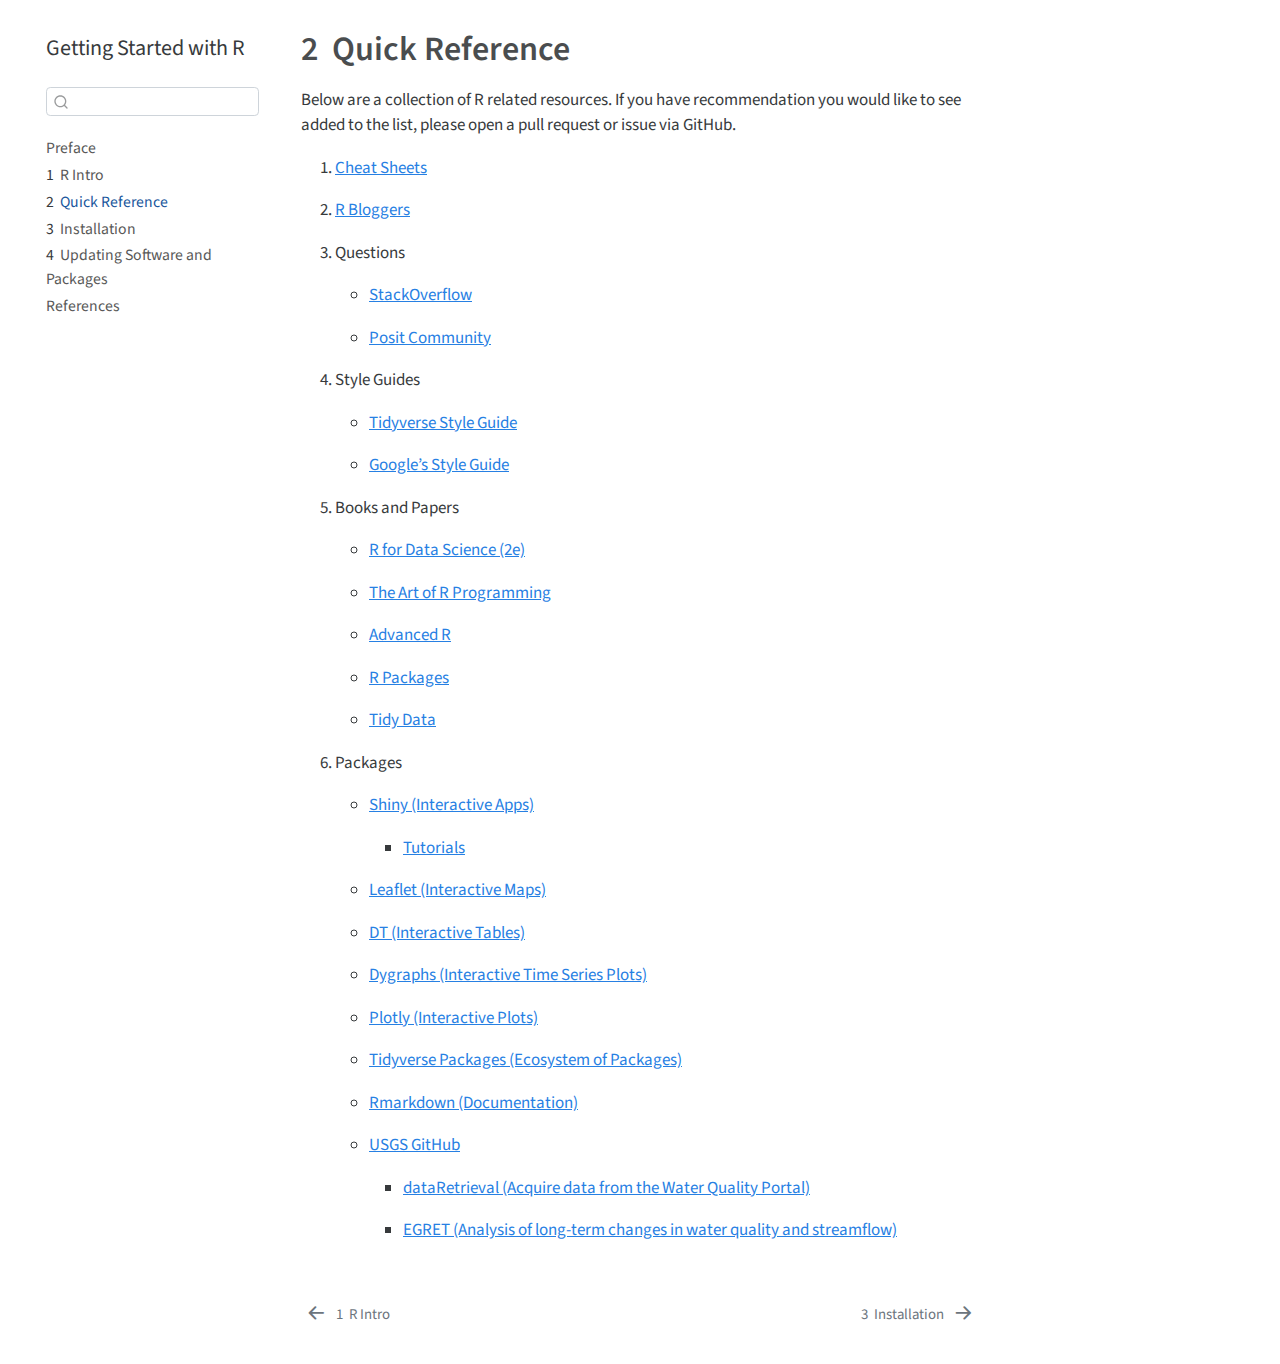
<file: quick_references.html>
<!DOCTYPE html>
<html xmlns="http://www.w3.org/1999/xhtml" lang="en" xml:lang="en"><head>

<meta charset="utf-8">
<meta name="generator" content="quarto-1.3.353">

<meta name="viewport" content="width=device-width, initial-scale=1.0, user-scalable=yes">


<title>Getting Started with R - 2&nbsp; Quick Reference</title>
<style>
code{white-space: pre-wrap;}
span.smallcaps{font-variant: small-caps;}
div.columns{display: flex; gap: min(4vw, 1.5em);}
div.column{flex: auto; overflow-x: auto;}
div.hanging-indent{margin-left: 1.5em; text-indent: -1.5em;}
ul.task-list{list-style: none;}
ul.task-list li input[type="checkbox"] {
  width: 0.8em;
  margin: 0 0.8em 0.2em -1em; /* quarto-specific, see https://github.com/quarto-dev/quarto-cli/issues/4556 */ 
  vertical-align: middle;
}
</style>


<script src="site_libs/quarto-nav/quarto-nav.js"></script>
<script src="site_libs/quarto-nav/headroom.min.js"></script>
<script src="site_libs/clipboard/clipboard.min.js"></script>
<script src="site_libs/quarto-search/autocomplete.umd.js"></script>
<script src="site_libs/quarto-search/fuse.min.js"></script>
<script src="site_libs/quarto-search/quarto-search.js"></script>
<meta name="quarto:offset" content="./">
<link href="./installation.html" rel="next">
<link href="./r_intro.html" rel="prev">
<script src="site_libs/quarto-html/quarto.js"></script>
<script src="site_libs/quarto-html/popper.min.js"></script>
<script src="site_libs/quarto-html/tippy.umd.min.js"></script>
<script src="site_libs/quarto-html/anchor.min.js"></script>
<link href="site_libs/quarto-html/tippy.css" rel="stylesheet">
<link href="site_libs/quarto-html/quarto-syntax-highlighting.css" rel="stylesheet" id="quarto-text-highlighting-styles">
<script src="site_libs/bootstrap/bootstrap.min.js"></script>
<link href="site_libs/bootstrap/bootstrap-icons.css" rel="stylesheet">
<link href="site_libs/bootstrap/bootstrap.min.css" rel="stylesheet" id="quarto-bootstrap" data-mode="light">
<script id="quarto-search-options" type="application/json">{
  "location": "sidebar",
  "copy-button": false,
  "collapse-after": 3,
  "panel-placement": "start",
  "type": "textbox",
  "limit": 20,
  "language": {
    "search-no-results-text": "No results",
    "search-matching-documents-text": "matching documents",
    "search-copy-link-title": "Copy link to search",
    "search-hide-matches-text": "Hide additional matches",
    "search-more-match-text": "more match in this document",
    "search-more-matches-text": "more matches in this document",
    "search-clear-button-title": "Clear",
    "search-detached-cancel-button-title": "Cancel",
    "search-submit-button-title": "Submit"
  }
}</script>


</head>

<body class="nav-sidebar floating">

<div id="quarto-search-results"></div>
  <header id="quarto-header" class="headroom fixed-top">
  <nav class="quarto-secondary-nav">
    <div class="container-fluid d-flex">
      <button type="button" class="quarto-btn-toggle btn" data-bs-toggle="collapse" data-bs-target="#quarto-sidebar,#quarto-sidebar-glass" aria-controls="quarto-sidebar" aria-expanded="false" aria-label="Toggle sidebar navigation" onclick="if (window.quartoToggleHeadroom) { window.quartoToggleHeadroom(); }">
        <i class="bi bi-layout-text-sidebar-reverse"></i>
      </button>
      <nav class="quarto-page-breadcrumbs" aria-label="breadcrumb"><ol class="breadcrumb"><li class="breadcrumb-item"><a href="./quick_references.html"><span class="chapter-number">2</span>&nbsp; <span class="chapter-title">Quick Reference</span></a></li></ol></nav>
      <a class="flex-grow-1" role="button" data-bs-toggle="collapse" data-bs-target="#quarto-sidebar,#quarto-sidebar-glass" aria-controls="quarto-sidebar" aria-expanded="false" aria-label="Toggle sidebar navigation" onclick="if (window.quartoToggleHeadroom) { window.quartoToggleHeadroom(); }">      
      </a>
      <button type="button" class="btn quarto-search-button" aria-label="Search" onclick="window.quartoOpenSearch();">
        <i class="bi bi-search"></i>
      </button>
    </div>
  </nav>
</header>
<!-- content -->
<div id="quarto-content" class="quarto-container page-columns page-rows-contents page-layout-article">
<!-- sidebar -->
  <nav id="quarto-sidebar" class="sidebar collapse collapse-horizontal sidebar-navigation floating overflow-auto">
    <div class="pt-lg-2 mt-2 text-left sidebar-header">
    <div class="sidebar-title mb-0 py-0">
      <a href="./">Getting Started with R</a> 
    </div>
      </div>
        <div class="mt-2 flex-shrink-0 align-items-center">
        <div class="sidebar-search">
        <div id="quarto-search" class="" title="Search"></div>
        </div>
        </div>
    <div class="sidebar-menu-container"> 
    <ul class="list-unstyled mt-1">
        <li class="sidebar-item">
  <div class="sidebar-item-container"> 
  <a href="./index.html" class="sidebar-item-text sidebar-link">
 <span class="menu-text">Preface</span></a>
  </div>
</li>
        <li class="sidebar-item">
  <div class="sidebar-item-container"> 
  <a href="./r_intro.html" class="sidebar-item-text sidebar-link">
 <span class="menu-text"><span class="chapter-number">1</span>&nbsp; <span class="chapter-title">R Intro</span></span></a>
  </div>
</li>
        <li class="sidebar-item">
  <div class="sidebar-item-container"> 
  <a href="./quick_references.html" class="sidebar-item-text sidebar-link active">
 <span class="menu-text"><span class="chapter-number">2</span>&nbsp; <span class="chapter-title">Quick Reference</span></span></a>
  </div>
</li>
        <li class="sidebar-item">
  <div class="sidebar-item-container"> 
  <a href="./installation.html" class="sidebar-item-text sidebar-link">
 <span class="menu-text"><span class="chapter-number">3</span>&nbsp; <span class="chapter-title">Installation</span></span></a>
  </div>
</li>
        <li class="sidebar-item">
  <div class="sidebar-item-container"> 
  <a href="./updating_software.html" class="sidebar-item-text sidebar-link">
 <span class="menu-text"><span class="chapter-number">4</span>&nbsp; <span class="chapter-title">Updating Software and Packages</span></span></a>
  </div>
</li>
        <li class="sidebar-item">
  <div class="sidebar-item-container"> 
  <a href="./references.html" class="sidebar-item-text sidebar-link">
 <span class="menu-text">References</span></a>
  </div>
</li>
    </ul>
    </div>
</nav>
<div id="quarto-sidebar-glass" data-bs-toggle="collapse" data-bs-target="#quarto-sidebar,#quarto-sidebar-glass"></div>
<!-- margin-sidebar -->
    <div id="quarto-margin-sidebar" class="sidebar margin-sidebar">
        
    </div>
<!-- main -->
<main class="content" id="quarto-document-content">

<header id="title-block-header" class="quarto-title-block default">
<div class="quarto-title">
<h1 class="title"><span class="chapter-number">2</span>&nbsp; <span class="chapter-title">Quick Reference</span></h1>
</div>



<div class="quarto-title-meta">

    
  
    
  </div>
  

</header>

<p>Below are a collection of R related resources. If you have recommendation you would like to see added to the list, please open a pull request or issue via GitHub.</p>
<ol type="1">
<li><p><a href="https://www.rstudio.com/resources/cheatsheets/">Cheat Sheets</a></p></li>
<li><p><a href="https://www.r-bloggers.com/">R Bloggers</a></p></li>
<li><p>Questions</p>
<ul>
<li><p><a href="https://stackoverflow.com">StackOverflow</a></p></li>
<li><p><a href="https://community.rstudio.com/">Posit Community</a></p></li>
</ul></li>
<li><p>Style Guides</p>
<ul>
<li><p><a href="http://style.tidyverse.org/index.html">Tidyverse Style Guide</a></p></li>
<li><p><a href="https://google.github.io/styleguide/Rguide.xml">Google’s Style Guide</a></p></li>
</ul></li>
<li><p>Books and Papers</p>
<ul>
<li><p><a href="https://r4ds.hadley.nz/">R for Data Science (2e)</a></p></li>
<li><p><a href="http://heather.cs.ucdavis.edu/~matloff/132/NSPpart.pdf">The Art of R Programming</a></p></li>
<li><p><a href="http://adv-r.had.co.nz/">Advanced R</a></p></li>
<li><p><a href="http://r-pkgs.had.co.nz/">R Packages</a></p></li>
<li><p><a href="https://www.jstatsoft.org/article/view/v059i10">Tidy Data</a></p></li>
</ul></li>
<li><p>Packages</p>
<ul>
<li><p><a href="https://shiny.rstudio.com/">Shiny (Interactive Apps)</a></p>
<ul>
<li><a href="https://shiny.rstudio.com/tutorial/">Tutorials</a></li>
</ul></li>
<li><p><a href="https://rstudio.github.io/leaflet/">Leaflet (Interactive Maps)</a></p></li>
<li><p><a href="https://rstudio.github.io/DT/">DT (Interactive Tables)</a></p></li>
<li><p><a href="https://rstudio.github.io/dygraphs/">Dygraphs (Interactive Time Series Plots)</a></p></li>
<li><p><a href="https://plot.ly/r/">Plotly (Interactive Plots)</a></p></li>
<li><p><a href="https://www.tidyverse.org/">Tidyverse Packages (Ecosystem of Packages)</a></p></li>
<li><p><a href="https://rmarkdown.rstudio.com/lesson-1.html">Rmarkdown (Documentation)</a></p></li>
<li><p><a href="https://github.com/USGS-R">USGS GitHub</a></p>
<ul>
<li><p><a href="https://cran.r-project.org/web/packages/dataRetrieval/vignettes/dataRetrieval.html">dataRetrieval (Acquire data from the Water Quality Portal)</a></p></li>
<li><p><a href="https://cran.r-project.org/web/packages/EGRET/vignettes/EGRET.pdf">EGRET (Analysis of long-term changes in water quality and streamflow)</a></p></li>
</ul></li>
</ul></li>
</ol>



</main> <!-- /main -->
<script id="quarto-html-after-body" type="application/javascript">
window.document.addEventListener("DOMContentLoaded", function (event) {
  const toggleBodyColorMode = (bsSheetEl) => {
    const mode = bsSheetEl.getAttribute("data-mode");
    const bodyEl = window.document.querySelector("body");
    if (mode === "dark") {
      bodyEl.classList.add("quarto-dark");
      bodyEl.classList.remove("quarto-light");
    } else {
      bodyEl.classList.add("quarto-light");
      bodyEl.classList.remove("quarto-dark");
    }
  }
  const toggleBodyColorPrimary = () => {
    const bsSheetEl = window.document.querySelector("link#quarto-bootstrap");
    if (bsSheetEl) {
      toggleBodyColorMode(bsSheetEl);
    }
  }
  toggleBodyColorPrimary();  
  const icon = "";
  const anchorJS = new window.AnchorJS();
  anchorJS.options = {
    placement: 'right',
    icon: icon
  };
  anchorJS.add('.anchored');
  const isCodeAnnotation = (el) => {
    for (const clz of el.classList) {
      if (clz.startsWith('code-annotation-')) {                     
        return true;
      }
    }
    return false;
  }
  const clipboard = new window.ClipboardJS('.code-copy-button', {
    text: function(trigger) {
      const codeEl = trigger.previousElementSibling.cloneNode(true);
      for (const childEl of codeEl.children) {
        if (isCodeAnnotation(childEl)) {
          childEl.remove();
        }
      }
      return codeEl.innerText;
    }
  });
  clipboard.on('success', function(e) {
    // button target
    const button = e.trigger;
    // don't keep focus
    button.blur();
    // flash "checked"
    button.classList.add('code-copy-button-checked');
    var currentTitle = button.getAttribute("title");
    button.setAttribute("title", "Copied!");
    let tooltip;
    if (window.bootstrap) {
      button.setAttribute("data-bs-toggle", "tooltip");
      button.setAttribute("data-bs-placement", "left");
      button.setAttribute("data-bs-title", "Copied!");
      tooltip = new bootstrap.Tooltip(button, 
        { trigger: "manual", 
          customClass: "code-copy-button-tooltip",
          offset: [0, -8]});
      tooltip.show();    
    }
    setTimeout(function() {
      if (tooltip) {
        tooltip.hide();
        button.removeAttribute("data-bs-title");
        button.removeAttribute("data-bs-toggle");
        button.removeAttribute("data-bs-placement");
      }
      button.setAttribute("title", currentTitle);
      button.classList.remove('code-copy-button-checked');
    }, 1000);
    // clear code selection
    e.clearSelection();
  });
  function tippyHover(el, contentFn) {
    const config = {
      allowHTML: true,
      content: contentFn,
      maxWidth: 500,
      delay: 100,
      arrow: false,
      appendTo: function(el) {
          return el.parentElement;
      },
      interactive: true,
      interactiveBorder: 10,
      theme: 'quarto',
      placement: 'bottom-start'
    };
    window.tippy(el, config); 
  }
  const noterefs = window.document.querySelectorAll('a[role="doc-noteref"]');
  for (var i=0; i<noterefs.length; i++) {
    const ref = noterefs[i];
    tippyHover(ref, function() {
      // use id or data attribute instead here
      let href = ref.getAttribute('data-footnote-href') || ref.getAttribute('href');
      try { href = new URL(href).hash; } catch {}
      const id = href.replace(/^#\/?/, "");
      const note = window.document.getElementById(id);
      return note.innerHTML;
    });
  }
      let selectedAnnoteEl;
      const selectorForAnnotation = ( cell, annotation) => {
        let cellAttr = 'data-code-cell="' + cell + '"';
        let lineAttr = 'data-code-annotation="' +  annotation + '"';
        const selector = 'span[' + cellAttr + '][' + lineAttr + ']';
        return selector;
      }
      const selectCodeLines = (annoteEl) => {
        const doc = window.document;
        const targetCell = annoteEl.getAttribute("data-target-cell");
        const targetAnnotation = annoteEl.getAttribute("data-target-annotation");
        const annoteSpan = window.document.querySelector(selectorForAnnotation(targetCell, targetAnnotation));
        const lines = annoteSpan.getAttribute("data-code-lines").split(",");
        const lineIds = lines.map((line) => {
          return targetCell + "-" + line;
        })
        let top = null;
        let height = null;
        let parent = null;
        if (lineIds.length > 0) {
            //compute the position of the single el (top and bottom and make a div)
            const el = window.document.getElementById(lineIds[0]);
            top = el.offsetTop;
            height = el.offsetHeight;
            parent = el.parentElement.parentElement;
          if (lineIds.length > 1) {
            const lastEl = window.document.getElementById(lineIds[lineIds.length - 1]);
            const bottom = lastEl.offsetTop + lastEl.offsetHeight;
            height = bottom - top;
          }
          if (top !== null && height !== null && parent !== null) {
            // cook up a div (if necessary) and position it 
            let div = window.document.getElementById("code-annotation-line-highlight");
            if (div === null) {
              div = window.document.createElement("div");
              div.setAttribute("id", "code-annotation-line-highlight");
              div.style.position = 'absolute';
              parent.appendChild(div);
            }
            div.style.top = top - 2 + "px";
            div.style.height = height + 4 + "px";
            let gutterDiv = window.document.getElementById("code-annotation-line-highlight-gutter");
            if (gutterDiv === null) {
              gutterDiv = window.document.createElement("div");
              gutterDiv.setAttribute("id", "code-annotation-line-highlight-gutter");
              gutterDiv.style.position = 'absolute';
              const codeCell = window.document.getElementById(targetCell);
              const gutter = codeCell.querySelector('.code-annotation-gutter');
              gutter.appendChild(gutterDiv);
            }
            gutterDiv.style.top = top - 2 + "px";
            gutterDiv.style.height = height + 4 + "px";
          }
          selectedAnnoteEl = annoteEl;
        }
      };
      const unselectCodeLines = () => {
        const elementsIds = ["code-annotation-line-highlight", "code-annotation-line-highlight-gutter"];
        elementsIds.forEach((elId) => {
          const div = window.document.getElementById(elId);
          if (div) {
            div.remove();
          }
        });
        selectedAnnoteEl = undefined;
      };
      // Attach click handler to the DT
      const annoteDls = window.document.querySelectorAll('dt[data-target-cell]');
      for (const annoteDlNode of annoteDls) {
        annoteDlNode.addEventListener('click', (event) => {
          const clickedEl = event.target;
          if (clickedEl !== selectedAnnoteEl) {
            unselectCodeLines();
            const activeEl = window.document.querySelector('dt[data-target-cell].code-annotation-active');
            if (activeEl) {
              activeEl.classList.remove('code-annotation-active');
            }
            selectCodeLines(clickedEl);
            clickedEl.classList.add('code-annotation-active');
          } else {
            // Unselect the line
            unselectCodeLines();
            clickedEl.classList.remove('code-annotation-active');
          }
        });
      }
  const findCites = (el) => {
    const parentEl = el.parentElement;
    if (parentEl) {
      const cites = parentEl.dataset.cites;
      if (cites) {
        return {
          el,
          cites: cites.split(' ')
        };
      } else {
        return findCites(el.parentElement)
      }
    } else {
      return undefined;
    }
  };
  var bibliorefs = window.document.querySelectorAll('a[role="doc-biblioref"]');
  for (var i=0; i<bibliorefs.length; i++) {
    const ref = bibliorefs[i];
    const citeInfo = findCites(ref);
    if (citeInfo) {
      tippyHover(citeInfo.el, function() {
        var popup = window.document.createElement('div');
        citeInfo.cites.forEach(function(cite) {
          var citeDiv = window.document.createElement('div');
          citeDiv.classList.add('hanging-indent');
          citeDiv.classList.add('csl-entry');
          var biblioDiv = window.document.getElementById('ref-' + cite);
          if (biblioDiv) {
            citeDiv.innerHTML = biblioDiv.innerHTML;
          }
          popup.appendChild(citeDiv);
        });
        return popup.innerHTML;
      });
    }
  }
});
</script>
<nav class="page-navigation">
  <div class="nav-page nav-page-previous">
      <a href="./r_intro.html" class="pagination-link">
        <i class="bi bi-arrow-left-short"></i> <span class="nav-page-text"><span class="chapter-number">1</span>&nbsp; <span class="chapter-title">R Intro</span></span>
      </a>          
  </div>
  <div class="nav-page nav-page-next">
      <a href="./installation.html" class="pagination-link">
        <span class="nav-page-text"><span class="chapter-number">3</span>&nbsp; <span class="chapter-title">Installation</span></span> <i class="bi bi-arrow-right-short"></i>
      </a>
  </div>
</nav>
</div> <!-- /content -->



</body></html>
</file>
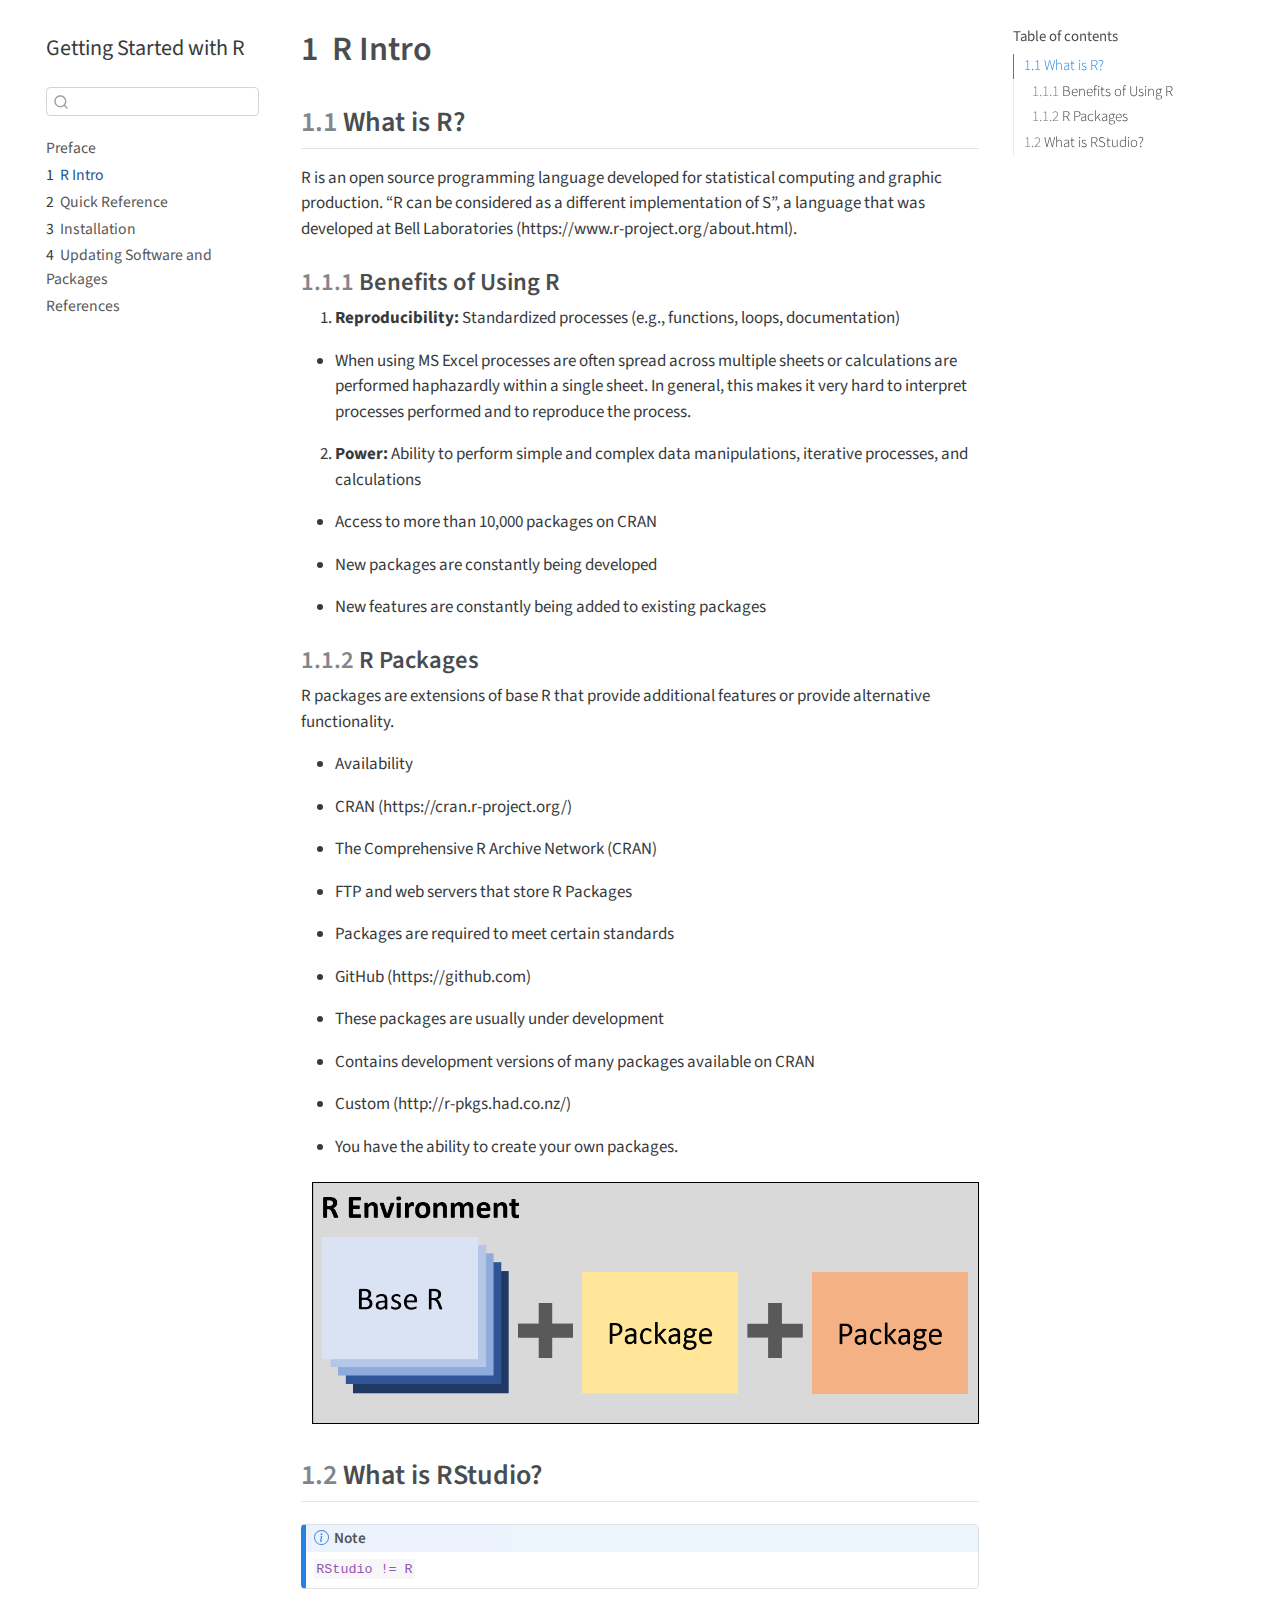
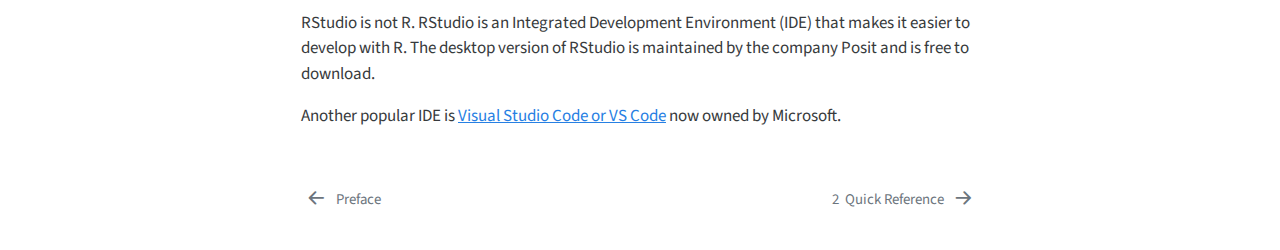
<file: r_intro.html>
<!DOCTYPE html>
<html xmlns="http://www.w3.org/1999/xhtml" lang="en" xml:lang="en"><head>

<meta charset="utf-8">
<meta name="generator" content="quarto-1.3.353">

<meta name="viewport" content="width=device-width, initial-scale=1.0, user-scalable=yes">


<title>Getting Started with R - 1&nbsp; R Intro</title>
<style>
code{white-space: pre-wrap;}
span.smallcaps{font-variant: small-caps;}
div.columns{display: flex; gap: min(4vw, 1.5em);}
div.column{flex: auto; overflow-x: auto;}
div.hanging-indent{margin-left: 1.5em; text-indent: -1.5em;}
ul.task-list{list-style: none;}
ul.task-list li input[type="checkbox"] {
  width: 0.8em;
  margin: 0 0.8em 0.2em -1em; /* quarto-specific, see https://github.com/quarto-dev/quarto-cli/issues/4556 */ 
  vertical-align: middle;
}
</style>


<script src="site_libs/quarto-nav/quarto-nav.js"></script>
<script src="site_libs/quarto-nav/headroom.min.js"></script>
<script src="site_libs/clipboard/clipboard.min.js"></script>
<script src="site_libs/quarto-search/autocomplete.umd.js"></script>
<script src="site_libs/quarto-search/fuse.min.js"></script>
<script src="site_libs/quarto-search/quarto-search.js"></script>
<meta name="quarto:offset" content="./">
<link href="./quick_references.html" rel="next">
<link href="./index.html" rel="prev">
<script src="site_libs/quarto-html/quarto.js"></script>
<script src="site_libs/quarto-html/popper.min.js"></script>
<script src="site_libs/quarto-html/tippy.umd.min.js"></script>
<script src="site_libs/quarto-html/anchor.min.js"></script>
<link href="site_libs/quarto-html/tippy.css" rel="stylesheet">
<link href="site_libs/quarto-html/quarto-syntax-highlighting.css" rel="stylesheet" id="quarto-text-highlighting-styles">
<script src="site_libs/bootstrap/bootstrap.min.js"></script>
<link href="site_libs/bootstrap/bootstrap-icons.css" rel="stylesheet">
<link href="site_libs/bootstrap/bootstrap.min.css" rel="stylesheet" id="quarto-bootstrap" data-mode="light">
<script id="quarto-search-options" type="application/json">{
  "location": "sidebar",
  "copy-button": false,
  "collapse-after": 3,
  "panel-placement": "start",
  "type": "textbox",
  "limit": 20,
  "language": {
    "search-no-results-text": "No results",
    "search-matching-documents-text": "matching documents",
    "search-copy-link-title": "Copy link to search",
    "search-hide-matches-text": "Hide additional matches",
    "search-more-match-text": "more match in this document",
    "search-more-matches-text": "more matches in this document",
    "search-clear-button-title": "Clear",
    "search-detached-cancel-button-title": "Cancel",
    "search-submit-button-title": "Submit"
  }
}</script>


</head>

<body class="nav-sidebar floating">

<div id="quarto-search-results"></div>
  <header id="quarto-header" class="headroom fixed-top">
  <nav class="quarto-secondary-nav">
    <div class="container-fluid d-flex">
      <button type="button" class="quarto-btn-toggle btn" data-bs-toggle="collapse" data-bs-target="#quarto-sidebar,#quarto-sidebar-glass" aria-controls="quarto-sidebar" aria-expanded="false" aria-label="Toggle sidebar navigation" onclick="if (window.quartoToggleHeadroom) { window.quartoToggleHeadroom(); }">
        <i class="bi bi-layout-text-sidebar-reverse"></i>
      </button>
      <nav class="quarto-page-breadcrumbs" aria-label="breadcrumb"><ol class="breadcrumb"><li class="breadcrumb-item"><a href="./r_intro.html"><span class="chapter-number">1</span>&nbsp; <span class="chapter-title">R Intro</span></a></li></ol></nav>
      <a class="flex-grow-1" role="button" data-bs-toggle="collapse" data-bs-target="#quarto-sidebar,#quarto-sidebar-glass" aria-controls="quarto-sidebar" aria-expanded="false" aria-label="Toggle sidebar navigation" onclick="if (window.quartoToggleHeadroom) { window.quartoToggleHeadroom(); }">      
      </a>
      <button type="button" class="btn quarto-search-button" aria-label="Search" onclick="window.quartoOpenSearch();">
        <i class="bi bi-search"></i>
      </button>
    </div>
  </nav>
</header>
<!-- content -->
<div id="quarto-content" class="quarto-container page-columns page-rows-contents page-layout-article">
<!-- sidebar -->
  <nav id="quarto-sidebar" class="sidebar collapse collapse-horizontal sidebar-navigation floating overflow-auto">
    <div class="pt-lg-2 mt-2 text-left sidebar-header">
    <div class="sidebar-title mb-0 py-0">
      <a href="./">Getting Started with R</a> 
    </div>
      </div>
        <div class="mt-2 flex-shrink-0 align-items-center">
        <div class="sidebar-search">
        <div id="quarto-search" class="" title="Search"></div>
        </div>
        </div>
    <div class="sidebar-menu-container"> 
    <ul class="list-unstyled mt-1">
        <li class="sidebar-item">
  <div class="sidebar-item-container"> 
  <a href="./index.html" class="sidebar-item-text sidebar-link">
 <span class="menu-text">Preface</span></a>
  </div>
</li>
        <li class="sidebar-item">
  <div class="sidebar-item-container"> 
  <a href="./r_intro.html" class="sidebar-item-text sidebar-link active">
 <span class="menu-text"><span class="chapter-number">1</span>&nbsp; <span class="chapter-title">R Intro</span></span></a>
  </div>
</li>
        <li class="sidebar-item">
  <div class="sidebar-item-container"> 
  <a href="./quick_references.html" class="sidebar-item-text sidebar-link">
 <span class="menu-text"><span class="chapter-number">2</span>&nbsp; <span class="chapter-title">Quick Reference</span></span></a>
  </div>
</li>
        <li class="sidebar-item">
  <div class="sidebar-item-container"> 
  <a href="./installation.html" class="sidebar-item-text sidebar-link">
 <span class="menu-text"><span class="chapter-number">3</span>&nbsp; <span class="chapter-title">Installation</span></span></a>
  </div>
</li>
        <li class="sidebar-item">
  <div class="sidebar-item-container"> 
  <a href="./updating_software.html" class="sidebar-item-text sidebar-link">
 <span class="menu-text"><span class="chapter-number">4</span>&nbsp; <span class="chapter-title">Updating Software and Packages</span></span></a>
  </div>
</li>
        <li class="sidebar-item">
  <div class="sidebar-item-container"> 
  <a href="./references.html" class="sidebar-item-text sidebar-link">
 <span class="menu-text">References</span></a>
  </div>
</li>
    </ul>
    </div>
</nav>
<div id="quarto-sidebar-glass" data-bs-toggle="collapse" data-bs-target="#quarto-sidebar,#quarto-sidebar-glass"></div>
<!-- margin-sidebar -->
    <div id="quarto-margin-sidebar" class="sidebar margin-sidebar">
        <nav id="TOC" role="doc-toc" class="toc-active">
    <h2 id="toc-title">Table of contents</h2>
   
  <ul>
  <li><a href="#what-is-r" id="toc-what-is-r" class="nav-link active" data-scroll-target="#what-is-r"><span class="header-section-number">1.1</span> What is R?</a>
  <ul class="collapse">
  <li><a href="#benefits-of-using-r" id="toc-benefits-of-using-r" class="nav-link" data-scroll-target="#benefits-of-using-r"><span class="header-section-number">1.1.1</span> Benefits of Using R</a></li>
  <li><a href="#r-packages" id="toc-r-packages" class="nav-link" data-scroll-target="#r-packages"><span class="header-section-number">1.1.2</span> R Packages</a></li>
  </ul></li>
  <li><a href="#what-is-rstudio" id="toc-what-is-rstudio" class="nav-link" data-scroll-target="#what-is-rstudio"><span class="header-section-number">1.2</span> What is RStudio?</a></li>
  </ul>
</nav>
    </div>
<!-- main -->
<main class="content" id="quarto-document-content">

<header id="title-block-header" class="quarto-title-block default">
<div class="quarto-title">
<h1 class="title"><span class="chapter-number">1</span>&nbsp; <span class="chapter-title">R Intro</span></h1>
</div>



<div class="quarto-title-meta">

    
  
    
  </div>
  

</header>

<section id="what-is-r" class="level2" data-number="1.1">
<h2 data-number="1.1" class="anchored" data-anchor-id="what-is-r"><span class="header-section-number">1.1</span> What is R?</h2>
<p>R is an open source programming language developed for statistical computing and graphic production. “R can be considered as a different implementation of S”, a language that was developed at Bell Laboratories (https://www.r-project.org/about.html).</p>
<section id="benefits-of-using-r" class="level3" data-number="1.1.1">
<h3 data-number="1.1.1" class="anchored" data-anchor-id="benefits-of-using-r"><span class="header-section-number">1.1.1</span> Benefits of Using R</h3>
<ol type="1">
<li><strong>Reproducibility:</strong> Standardized processes (e.g., functions, loops, documentation)</li>
</ol>
<ul>
<li>When using MS Excel processes are often spread across multiple sheets or calculations are performed haphazardly within a single sheet. In general, this makes it very hard to interpret processes performed and to reproduce the process.</li>
</ul>
<ol start="2" type="1">
<li><strong>Power:</strong> Ability to perform simple and complex data manipulations, iterative processes, and calculations</li>
</ol>
<ul>
<li><p>Access to more than 10,000 packages on CRAN</p></li>
<li><p>New packages are constantly being developed</p></li>
<li><p>New features are constantly being added to existing packages</p></li>
</ul>
</section>
<section id="r-packages" class="level3" data-number="1.1.2">
<h3 data-number="1.1.2" class="anchored" data-anchor-id="r-packages"><span class="header-section-number">1.1.2</span> R Packages</h3>
<p>R packages are extensions of base R that provide additional features or provide alternative functionality.</p>
<ul>
<li><p>Availability</p></li>
<li><p>CRAN (https://cran.r-project.org/)</p></li>
<li><p>The Comprehensive R Archive Network (CRAN)</p></li>
<li><p>FTP and web servers that store R Packages</p></li>
<li><p>Packages are required to meet certain standards</p></li>
<li><p>GitHub (https://github.com)</p></li>
<li><p>These packages are usually under development</p></li>
<li><p>Contains development versions of many packages available on CRAN</p></li>
<li><p>Custom (http://r-pkgs.had.co.nz/)</p></li>
<li><p>You have the ability to create your own packages.</p></li>
</ul>
<p><img src="images/introduction/packages.png" class="img-fluid" width="700"></p>
</section>
</section>
<section id="what-is-rstudio" class="level2" data-number="1.2">
<h2 data-number="1.2" class="anchored" data-anchor-id="what-is-rstudio"><span class="header-section-number">1.2</span> What is RStudio?</h2>
<div class="callout callout-style-default callout-note callout-titled">
<div class="callout-header d-flex align-content-center">
<div class="callout-icon-container">
<i class="callout-icon"></i>
</div>
<div class="callout-title-container flex-fill">
Note
</div>
</div>
<div class="callout-body-container callout-body">
<p><code>RStudio != R</code></p>
</div>
</div>
<p>RStudio is not R. RStudio is an Integrated Development Environment (IDE) that makes it easier to develop with R. The desktop version of RStudio is maintained by the company Posit and is free to download.</p>
<p>Another popular IDE is <a href="https://www.bing.com/search?q=vscode&amp;cvid=5af1606bae8d427391a6c59b8be84329&amp;aqs=edge.0.0l9j69i11004.3351j0j9&amp;FORM=ANAB01&amp;PC=U531">Visual Studio Code or VS Code</a> now owned by Microsoft.</p>


</section>

</main> <!-- /main -->
<script id="quarto-html-after-body" type="application/javascript">
window.document.addEventListener("DOMContentLoaded", function (event) {
  const toggleBodyColorMode = (bsSheetEl) => {
    const mode = bsSheetEl.getAttribute("data-mode");
    const bodyEl = window.document.querySelector("body");
    if (mode === "dark") {
      bodyEl.classList.add("quarto-dark");
      bodyEl.classList.remove("quarto-light");
    } else {
      bodyEl.classList.add("quarto-light");
      bodyEl.classList.remove("quarto-dark");
    }
  }
  const toggleBodyColorPrimary = () => {
    const bsSheetEl = window.document.querySelector("link#quarto-bootstrap");
    if (bsSheetEl) {
      toggleBodyColorMode(bsSheetEl);
    }
  }
  toggleBodyColorPrimary();  
  const icon = "";
  const anchorJS = new window.AnchorJS();
  anchorJS.options = {
    placement: 'right',
    icon: icon
  };
  anchorJS.add('.anchored');
  const isCodeAnnotation = (el) => {
    for (const clz of el.classList) {
      if (clz.startsWith('code-annotation-')) {                     
        return true;
      }
    }
    return false;
  }
  const clipboard = new window.ClipboardJS('.code-copy-button', {
    text: function(trigger) {
      const codeEl = trigger.previousElementSibling.cloneNode(true);
      for (const childEl of codeEl.children) {
        if (isCodeAnnotation(childEl)) {
          childEl.remove();
        }
      }
      return codeEl.innerText;
    }
  });
  clipboard.on('success', function(e) {
    // button target
    const button = e.trigger;
    // don't keep focus
    button.blur();
    // flash "checked"
    button.classList.add('code-copy-button-checked');
    var currentTitle = button.getAttribute("title");
    button.setAttribute("title", "Copied!");
    let tooltip;
    if (window.bootstrap) {
      button.setAttribute("data-bs-toggle", "tooltip");
      button.setAttribute("data-bs-placement", "left");
      button.setAttribute("data-bs-title", "Copied!");
      tooltip = new bootstrap.Tooltip(button, 
        { trigger: "manual", 
          customClass: "code-copy-button-tooltip",
          offset: [0, -8]});
      tooltip.show();    
    }
    setTimeout(function() {
      if (tooltip) {
        tooltip.hide();
        button.removeAttribute("data-bs-title");
        button.removeAttribute("data-bs-toggle");
        button.removeAttribute("data-bs-placement");
      }
      button.setAttribute("title", currentTitle);
      button.classList.remove('code-copy-button-checked');
    }, 1000);
    // clear code selection
    e.clearSelection();
  });
  function tippyHover(el, contentFn) {
    const config = {
      allowHTML: true,
      content: contentFn,
      maxWidth: 500,
      delay: 100,
      arrow: false,
      appendTo: function(el) {
          return el.parentElement;
      },
      interactive: true,
      interactiveBorder: 10,
      theme: 'quarto',
      placement: 'bottom-start'
    };
    window.tippy(el, config); 
  }
  const noterefs = window.document.querySelectorAll('a[role="doc-noteref"]');
  for (var i=0; i<noterefs.length; i++) {
    const ref = noterefs[i];
    tippyHover(ref, function() {
      // use id or data attribute instead here
      let href = ref.getAttribute('data-footnote-href') || ref.getAttribute('href');
      try { href = new URL(href).hash; } catch {}
      const id = href.replace(/^#\/?/, "");
      const note = window.document.getElementById(id);
      return note.innerHTML;
    });
  }
      let selectedAnnoteEl;
      const selectorForAnnotation = ( cell, annotation) => {
        let cellAttr = 'data-code-cell="' + cell + '"';
        let lineAttr = 'data-code-annotation="' +  annotation + '"';
        const selector = 'span[' + cellAttr + '][' + lineAttr + ']';
        return selector;
      }
      const selectCodeLines = (annoteEl) => {
        const doc = window.document;
        const targetCell = annoteEl.getAttribute("data-target-cell");
        const targetAnnotation = annoteEl.getAttribute("data-target-annotation");
        const annoteSpan = window.document.querySelector(selectorForAnnotation(targetCell, targetAnnotation));
        const lines = annoteSpan.getAttribute("data-code-lines").split(",");
        const lineIds = lines.map((line) => {
          return targetCell + "-" + line;
        })
        let top = null;
        let height = null;
        let parent = null;
        if (lineIds.length > 0) {
            //compute the position of the single el (top and bottom and make a div)
            const el = window.document.getElementById(lineIds[0]);
            top = el.offsetTop;
            height = el.offsetHeight;
            parent = el.parentElement.parentElement;
          if (lineIds.length > 1) {
            const lastEl = window.document.getElementById(lineIds[lineIds.length - 1]);
            const bottom = lastEl.offsetTop + lastEl.offsetHeight;
            height = bottom - top;
          }
          if (top !== null && height !== null && parent !== null) {
            // cook up a div (if necessary) and position it 
            let div = window.document.getElementById("code-annotation-line-highlight");
            if (div === null) {
              div = window.document.createElement("div");
              div.setAttribute("id", "code-annotation-line-highlight");
              div.style.position = 'absolute';
              parent.appendChild(div);
            }
            div.style.top = top - 2 + "px";
            div.style.height = height + 4 + "px";
            let gutterDiv = window.document.getElementById("code-annotation-line-highlight-gutter");
            if (gutterDiv === null) {
              gutterDiv = window.document.createElement("div");
              gutterDiv.setAttribute("id", "code-annotation-line-highlight-gutter");
              gutterDiv.style.position = 'absolute';
              const codeCell = window.document.getElementById(targetCell);
              const gutter = codeCell.querySelector('.code-annotation-gutter');
              gutter.appendChild(gutterDiv);
            }
            gutterDiv.style.top = top - 2 + "px";
            gutterDiv.style.height = height + 4 + "px";
          }
          selectedAnnoteEl = annoteEl;
        }
      };
      const unselectCodeLines = () => {
        const elementsIds = ["code-annotation-line-highlight", "code-annotation-line-highlight-gutter"];
        elementsIds.forEach((elId) => {
          const div = window.document.getElementById(elId);
          if (div) {
            div.remove();
          }
        });
        selectedAnnoteEl = undefined;
      };
      // Attach click handler to the DT
      const annoteDls = window.document.querySelectorAll('dt[data-target-cell]');
      for (const annoteDlNode of annoteDls) {
        annoteDlNode.addEventListener('click', (event) => {
          const clickedEl = event.target;
          if (clickedEl !== selectedAnnoteEl) {
            unselectCodeLines();
            const activeEl = window.document.querySelector('dt[data-target-cell].code-annotation-active');
            if (activeEl) {
              activeEl.classList.remove('code-annotation-active');
            }
            selectCodeLines(clickedEl);
            clickedEl.classList.add('code-annotation-active');
          } else {
            // Unselect the line
            unselectCodeLines();
            clickedEl.classList.remove('code-annotation-active');
          }
        });
      }
  const findCites = (el) => {
    const parentEl = el.parentElement;
    if (parentEl) {
      const cites = parentEl.dataset.cites;
      if (cites) {
        return {
          el,
          cites: cites.split(' ')
        };
      } else {
        return findCites(el.parentElement)
      }
    } else {
      return undefined;
    }
  };
  var bibliorefs = window.document.querySelectorAll('a[role="doc-biblioref"]');
  for (var i=0; i<bibliorefs.length; i++) {
    const ref = bibliorefs[i];
    const citeInfo = findCites(ref);
    if (citeInfo) {
      tippyHover(citeInfo.el, function() {
        var popup = window.document.createElement('div');
        citeInfo.cites.forEach(function(cite) {
          var citeDiv = window.document.createElement('div');
          citeDiv.classList.add('hanging-indent');
          citeDiv.classList.add('csl-entry');
          var biblioDiv = window.document.getElementById('ref-' + cite);
          if (biblioDiv) {
            citeDiv.innerHTML = biblioDiv.innerHTML;
          }
          popup.appendChild(citeDiv);
        });
        return popup.innerHTML;
      });
    }
  }
});
</script>
<nav class="page-navigation">
  <div class="nav-page nav-page-previous">
      <a href="./index.html" class="pagination-link">
        <i class="bi bi-arrow-left-short"></i> <span class="nav-page-text">Preface</span>
      </a>          
  </div>
  <div class="nav-page nav-page-next">
      <a href="./quick_references.html" class="pagination-link">
        <span class="nav-page-text"><span class="chapter-number">2</span>&nbsp; <span class="chapter-title">Quick Reference</span></span> <i class="bi bi-arrow-right-short"></i>
      </a>
  </div>
</nav>
</div> <!-- /content -->



</body></html>
</file>
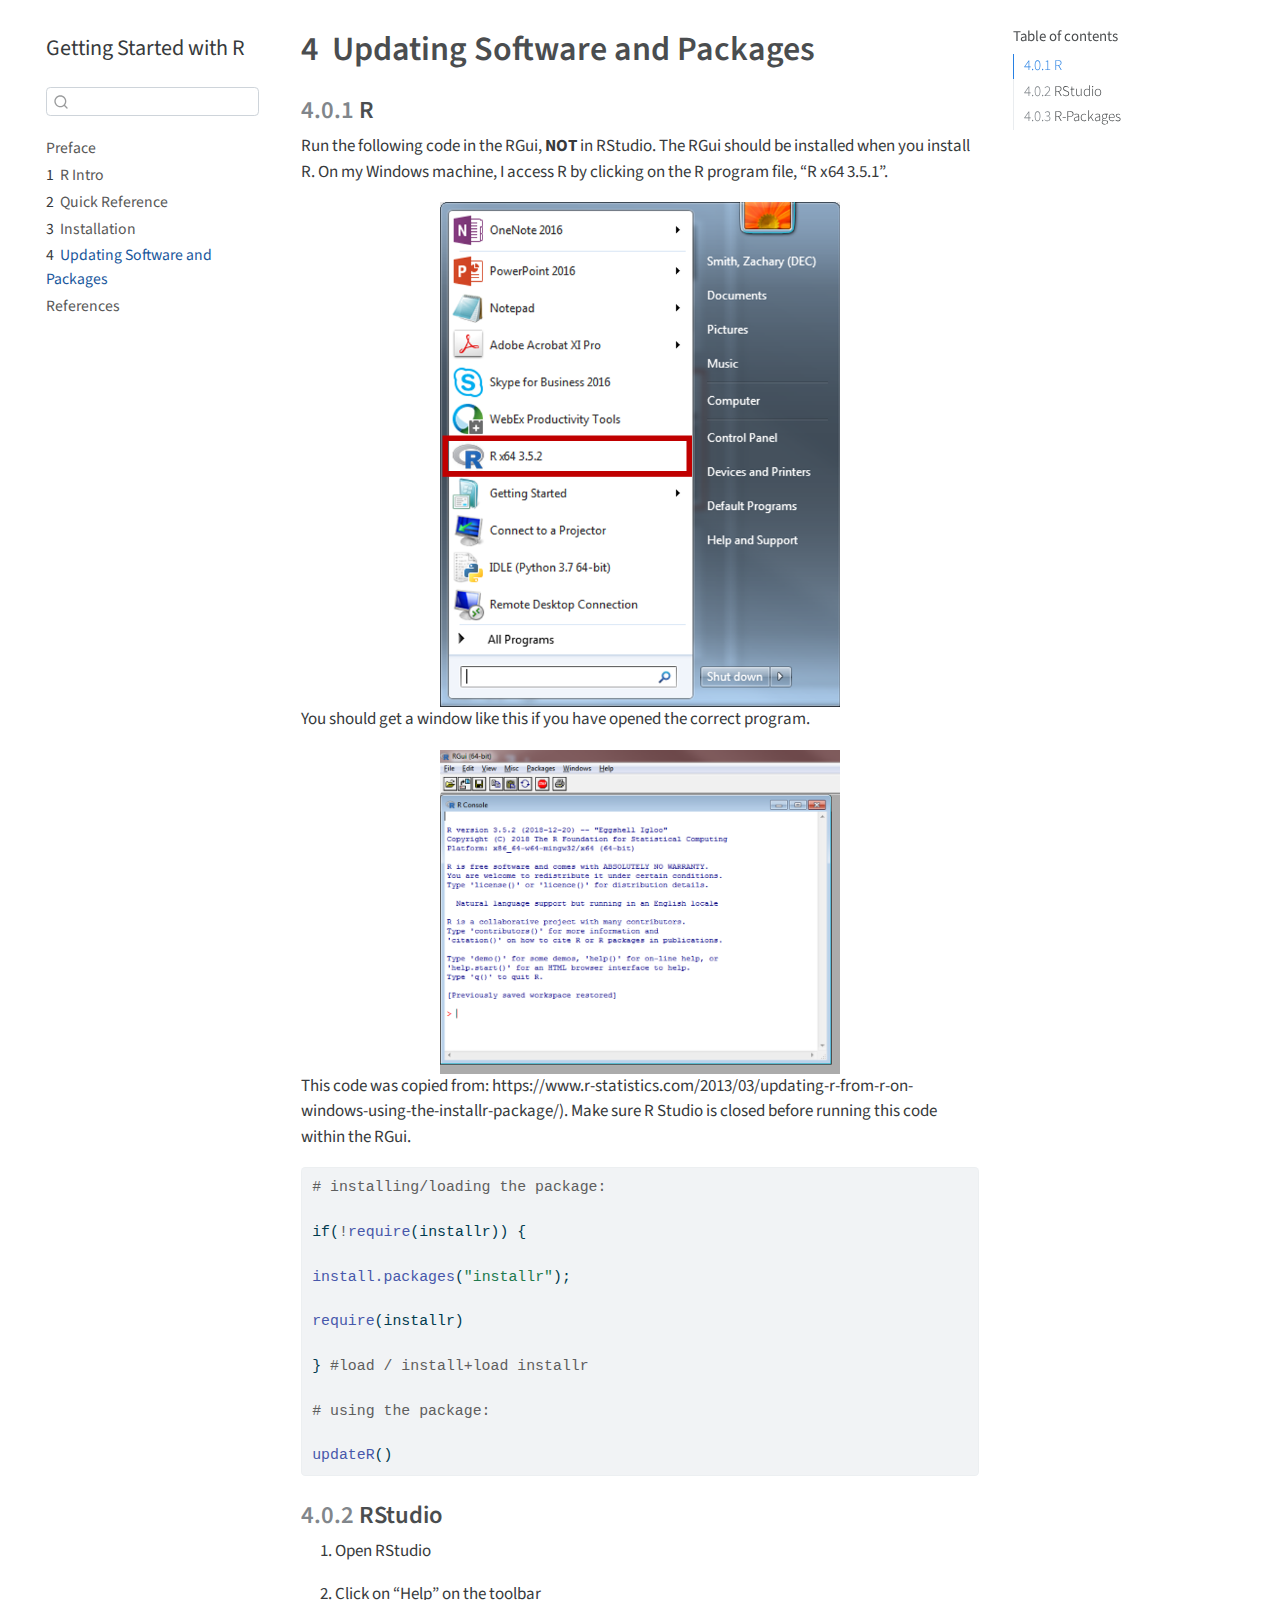
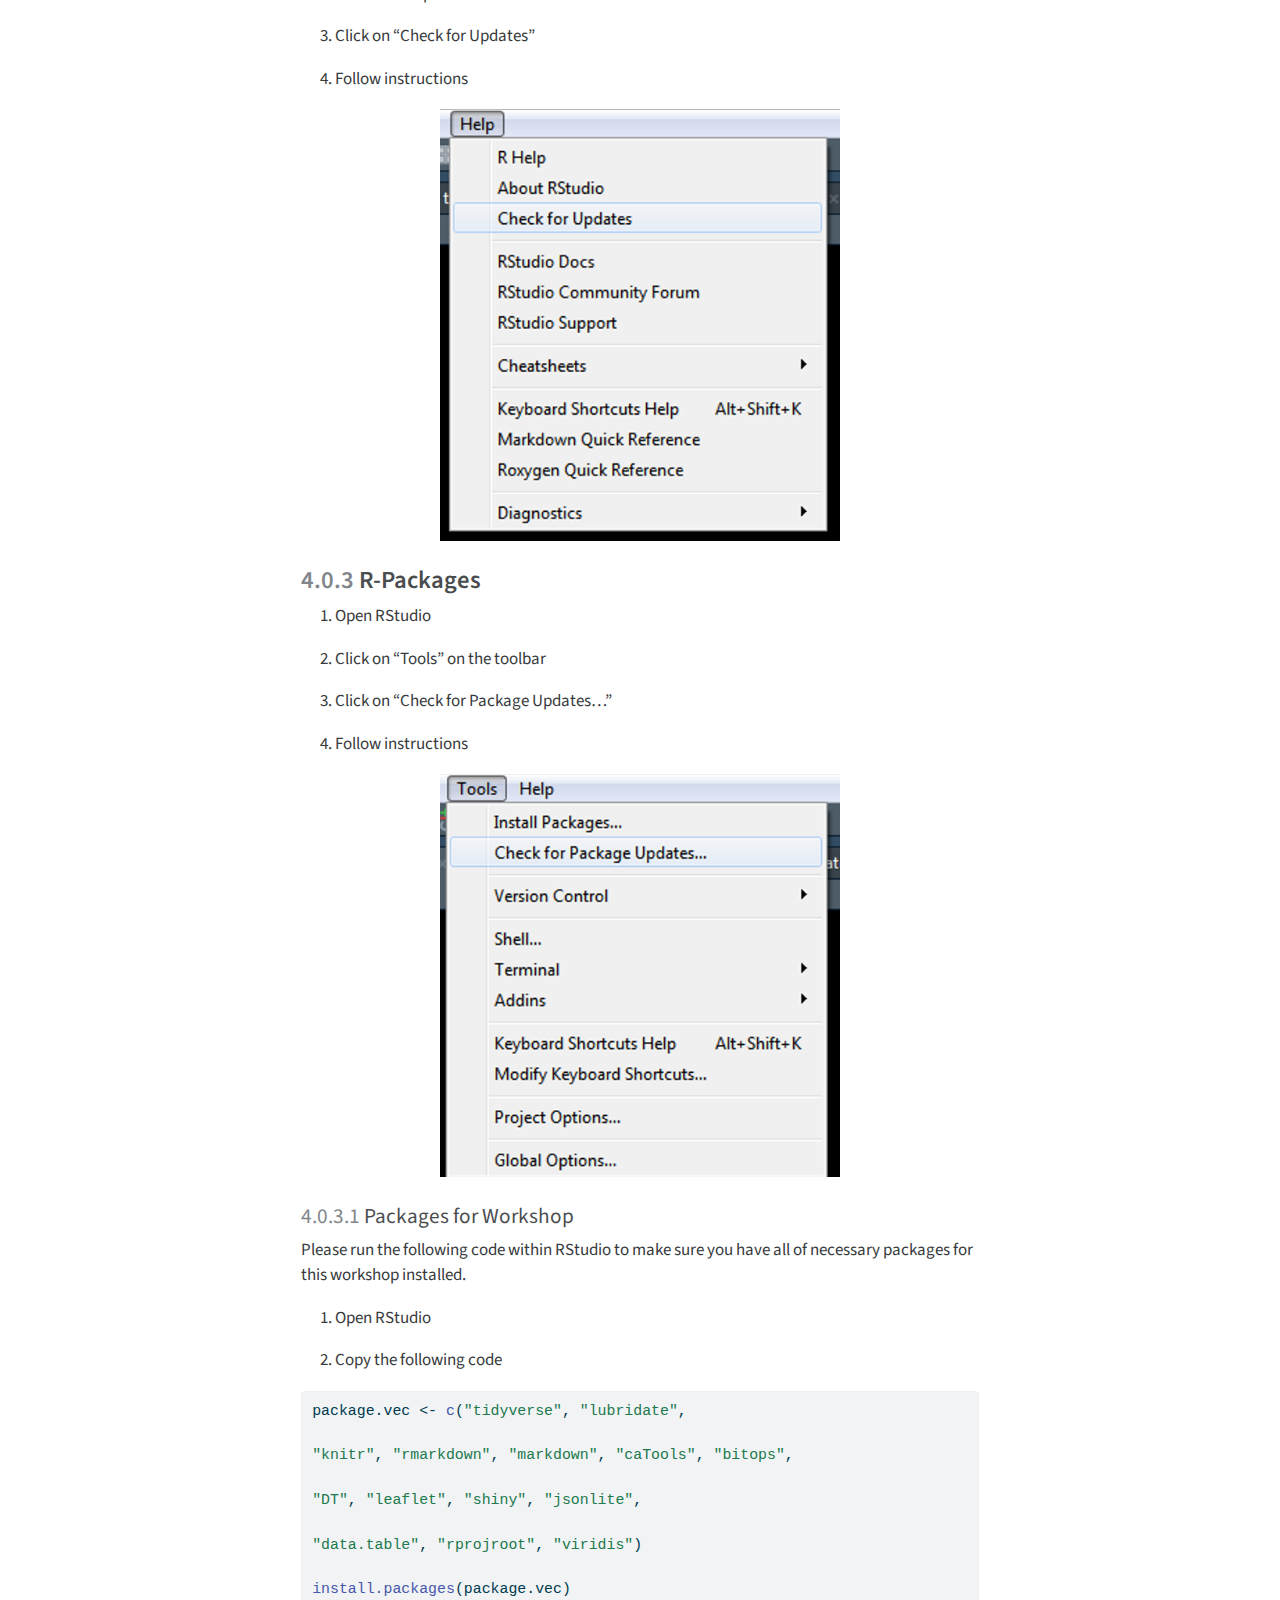
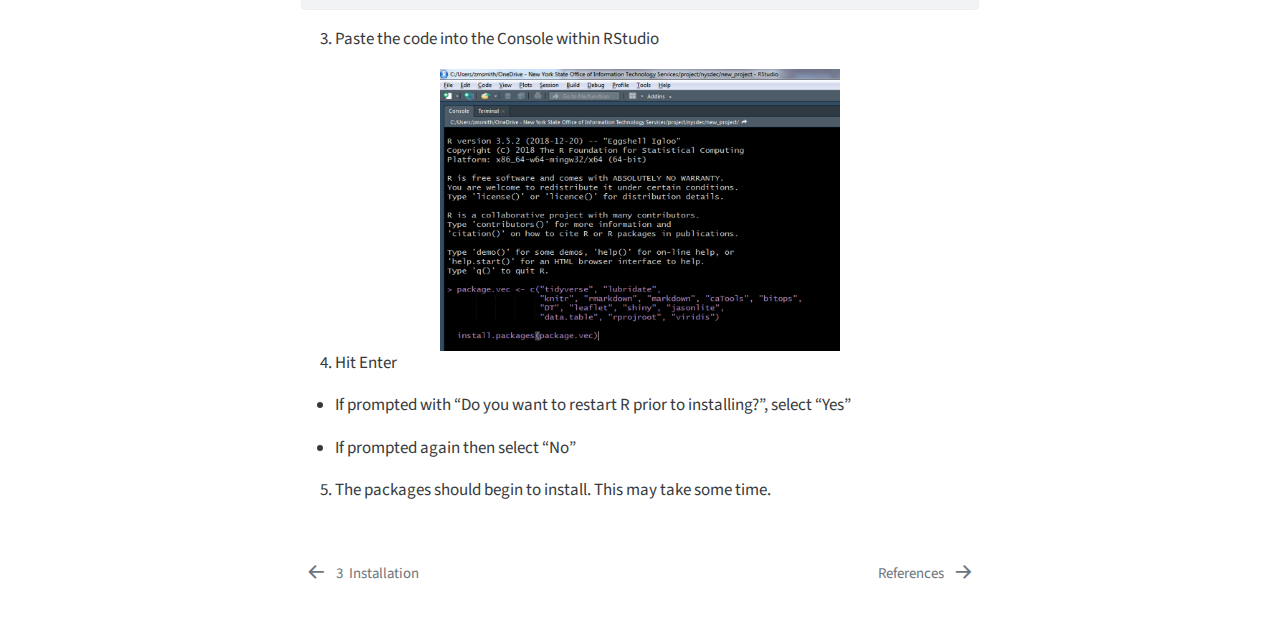
<file: updating_software.html>
<!DOCTYPE html>
<html xmlns="http://www.w3.org/1999/xhtml" lang="en" xml:lang="en"><head>

<meta charset="utf-8">
<meta name="generator" content="quarto-1.3.353">

<meta name="viewport" content="width=device-width, initial-scale=1.0, user-scalable=yes">


<title>Getting Started with R - 4&nbsp; Updating Software and Packages</title>
<style>
code{white-space: pre-wrap;}
span.smallcaps{font-variant: small-caps;}
div.columns{display: flex; gap: min(4vw, 1.5em);}
div.column{flex: auto; overflow-x: auto;}
div.hanging-indent{margin-left: 1.5em; text-indent: -1.5em;}
ul.task-list{list-style: none;}
ul.task-list li input[type="checkbox"] {
  width: 0.8em;
  margin: 0 0.8em 0.2em -1em; /* quarto-specific, see https://github.com/quarto-dev/quarto-cli/issues/4556 */ 
  vertical-align: middle;
}
/* CSS for syntax highlighting */
pre > code.sourceCode { white-space: pre; position: relative; }
pre > code.sourceCode > span { display: inline-block; line-height: 1.25; }
pre > code.sourceCode > span:empty { height: 1.2em; }
.sourceCode { overflow: visible; }
code.sourceCode > span { color: inherit; text-decoration: inherit; }
div.sourceCode { margin: 1em 0; }
pre.sourceCode { margin: 0; }
@media screen {
div.sourceCode { overflow: auto; }
}
@media print {
pre > code.sourceCode { white-space: pre-wrap; }
pre > code.sourceCode > span { text-indent: -5em; padding-left: 5em; }
}
pre.numberSource code
  { counter-reset: source-line 0; }
pre.numberSource code > span
  { position: relative; left: -4em; counter-increment: source-line; }
pre.numberSource code > span > a:first-child::before
  { content: counter(source-line);
    position: relative; left: -1em; text-align: right; vertical-align: baseline;
    border: none; display: inline-block;
    -webkit-touch-callout: none; -webkit-user-select: none;
    -khtml-user-select: none; -moz-user-select: none;
    -ms-user-select: none; user-select: none;
    padding: 0 4px; width: 4em;
  }
pre.numberSource { margin-left: 3em;  padding-left: 4px; }
div.sourceCode
  {   }
@media screen {
pre > code.sourceCode > span > a:first-child::before { text-decoration: underline; }
}
</style>


<script src="site_libs/quarto-nav/quarto-nav.js"></script>
<script src="site_libs/quarto-nav/headroom.min.js"></script>
<script src="site_libs/clipboard/clipboard.min.js"></script>
<script src="site_libs/quarto-search/autocomplete.umd.js"></script>
<script src="site_libs/quarto-search/fuse.min.js"></script>
<script src="site_libs/quarto-search/quarto-search.js"></script>
<meta name="quarto:offset" content="./">
<link href="./references.html" rel="next">
<link href="./installation.html" rel="prev">
<script src="site_libs/quarto-html/quarto.js"></script>
<script src="site_libs/quarto-html/popper.min.js"></script>
<script src="site_libs/quarto-html/tippy.umd.min.js"></script>
<script src="site_libs/quarto-html/anchor.min.js"></script>
<link href="site_libs/quarto-html/tippy.css" rel="stylesheet">
<link href="site_libs/quarto-html/quarto-syntax-highlighting.css" rel="stylesheet" id="quarto-text-highlighting-styles">
<script src="site_libs/bootstrap/bootstrap.min.js"></script>
<link href="site_libs/bootstrap/bootstrap-icons.css" rel="stylesheet">
<link href="site_libs/bootstrap/bootstrap.min.css" rel="stylesheet" id="quarto-bootstrap" data-mode="light">
<script id="quarto-search-options" type="application/json">{
  "location": "sidebar",
  "copy-button": false,
  "collapse-after": 3,
  "panel-placement": "start",
  "type": "textbox",
  "limit": 20,
  "language": {
    "search-no-results-text": "No results",
    "search-matching-documents-text": "matching documents",
    "search-copy-link-title": "Copy link to search",
    "search-hide-matches-text": "Hide additional matches",
    "search-more-match-text": "more match in this document",
    "search-more-matches-text": "more matches in this document",
    "search-clear-button-title": "Clear",
    "search-detached-cancel-button-title": "Cancel",
    "search-submit-button-title": "Submit"
  }
}</script>


</head>

<body class="nav-sidebar floating">

<div id="quarto-search-results"></div>
  <header id="quarto-header" class="headroom fixed-top">
  <nav class="quarto-secondary-nav">
    <div class="container-fluid d-flex">
      <button type="button" class="quarto-btn-toggle btn" data-bs-toggle="collapse" data-bs-target="#quarto-sidebar,#quarto-sidebar-glass" aria-controls="quarto-sidebar" aria-expanded="false" aria-label="Toggle sidebar navigation" onclick="if (window.quartoToggleHeadroom) { window.quartoToggleHeadroom(); }">
        <i class="bi bi-layout-text-sidebar-reverse"></i>
      </button>
      <nav class="quarto-page-breadcrumbs" aria-label="breadcrumb"><ol class="breadcrumb"><li class="breadcrumb-item"><a href="./updating_software.html"><span class="chapter-number">4</span>&nbsp; <span class="chapter-title">Updating Software and Packages</span></a></li></ol></nav>
      <a class="flex-grow-1" role="button" data-bs-toggle="collapse" data-bs-target="#quarto-sidebar,#quarto-sidebar-glass" aria-controls="quarto-sidebar" aria-expanded="false" aria-label="Toggle sidebar navigation" onclick="if (window.quartoToggleHeadroom) { window.quartoToggleHeadroom(); }">      
      </a>
      <button type="button" class="btn quarto-search-button" aria-label="Search" onclick="window.quartoOpenSearch();">
        <i class="bi bi-search"></i>
      </button>
    </div>
  </nav>
</header>
<!-- content -->
<div id="quarto-content" class="quarto-container page-columns page-rows-contents page-layout-article">
<!-- sidebar -->
  <nav id="quarto-sidebar" class="sidebar collapse collapse-horizontal sidebar-navigation floating overflow-auto">
    <div class="pt-lg-2 mt-2 text-left sidebar-header">
    <div class="sidebar-title mb-0 py-0">
      <a href="./">Getting Started with R</a> 
    </div>
      </div>
        <div class="mt-2 flex-shrink-0 align-items-center">
        <div class="sidebar-search">
        <div id="quarto-search" class="" title="Search"></div>
        </div>
        </div>
    <div class="sidebar-menu-container"> 
    <ul class="list-unstyled mt-1">
        <li class="sidebar-item">
  <div class="sidebar-item-container"> 
  <a href="./index.html" class="sidebar-item-text sidebar-link">
 <span class="menu-text">Preface</span></a>
  </div>
</li>
        <li class="sidebar-item">
  <div class="sidebar-item-container"> 
  <a href="./r_intro.html" class="sidebar-item-text sidebar-link">
 <span class="menu-text"><span class="chapter-number">1</span>&nbsp; <span class="chapter-title">R Intro</span></span></a>
  </div>
</li>
        <li class="sidebar-item">
  <div class="sidebar-item-container"> 
  <a href="./quick_references.html" class="sidebar-item-text sidebar-link">
 <span class="menu-text"><span class="chapter-number">2</span>&nbsp; <span class="chapter-title">Quick Reference</span></span></a>
  </div>
</li>
        <li class="sidebar-item">
  <div class="sidebar-item-container"> 
  <a href="./installation.html" class="sidebar-item-text sidebar-link">
 <span class="menu-text"><span class="chapter-number">3</span>&nbsp; <span class="chapter-title">Installation</span></span></a>
  </div>
</li>
        <li class="sidebar-item">
  <div class="sidebar-item-container"> 
  <a href="./updating_software.html" class="sidebar-item-text sidebar-link active">
 <span class="menu-text"><span class="chapter-number">4</span>&nbsp; <span class="chapter-title">Updating Software and Packages</span></span></a>
  </div>
</li>
        <li class="sidebar-item">
  <div class="sidebar-item-container"> 
  <a href="./references.html" class="sidebar-item-text sidebar-link">
 <span class="menu-text">References</span></a>
  </div>
</li>
    </ul>
    </div>
</nav>
<div id="quarto-sidebar-glass" data-bs-toggle="collapse" data-bs-target="#quarto-sidebar,#quarto-sidebar-glass"></div>
<!-- margin-sidebar -->
    <div id="quarto-margin-sidebar" class="sidebar margin-sidebar">
        <nav id="TOC" role="doc-toc" class="toc-active">
    <h2 id="toc-title">Table of contents</h2>
   
  <ul>
  <li><a href="#r" id="toc-r" class="nav-link active" data-scroll-target="#r"><span class="header-section-number">4.0.1</span> R</a></li>
  <li><a href="#rstudio" id="toc-rstudio" class="nav-link" data-scroll-target="#rstudio"><span class="header-section-number">4.0.2</span> RStudio</a></li>
  <li><a href="#r-packages" id="toc-r-packages" class="nav-link" data-scroll-target="#r-packages"><span class="header-section-number">4.0.3</span> R-Packages</a></li>
  </ul>
</nav>
    </div>
<!-- main -->
<main class="content" id="quarto-document-content">

<header id="title-block-header" class="quarto-title-block default">
<div class="quarto-title">
<h1 class="title"><span class="chapter-number">4</span>&nbsp; <span class="chapter-title">Updating Software and Packages</span></h1>
</div>



<div class="quarto-title-meta">

    
  
    
  </div>
  

</header>

<section id="r" class="level3" data-number="4.0.1">
<h3 data-number="4.0.1" class="anchored" data-anchor-id="r"><span class="header-section-number">4.0.1</span> R</h3>
<p>Run the following code in the RGui, <strong>NOT</strong> in RStudio. The RGui should be installed when you install R. On my Windows machine, I access R by clicking on the R program file, “R x64 3.5.1”.</p>
<center>
<img src="images/installation_updates/rgui_program.png" class="img-fluid" width="400">
</center>
<p>You should get a window like this if you have opened the correct program.</p>
<center>
<img src="images/installation_updates/rgui.png" class="img-fluid" width="400">
</center>
<p>This code was copied from: https://www.r-statistics.com/2013/03/updating-r-from-r-on-windows-using-the-installr-package/). Make sure R Studio is closed before running this code within the RGui.</p>
<div class="cell">
<div class="sourceCode cell-code" id="cb1"><pre class="sourceCode r code-with-copy"><code class="sourceCode r"><span id="cb1-1"><a href="#cb1-1" aria-hidden="true" tabindex="-1"></a><span class="co"># installing/loading the package:</span></span>
<span id="cb1-2"><a href="#cb1-2" aria-hidden="true" tabindex="-1"></a></span>
<span id="cb1-3"><a href="#cb1-3" aria-hidden="true" tabindex="-1"></a><span class="cf">if</span>(<span class="sc">!</span><span class="fu">require</span>(installr)) {</span>
<span id="cb1-4"><a href="#cb1-4" aria-hidden="true" tabindex="-1"></a></span>
<span id="cb1-5"><a href="#cb1-5" aria-hidden="true" tabindex="-1"></a><span class="fu">install.packages</span>(<span class="st">"installr"</span>);</span>
<span id="cb1-6"><a href="#cb1-6" aria-hidden="true" tabindex="-1"></a></span>
<span id="cb1-7"><a href="#cb1-7" aria-hidden="true" tabindex="-1"></a><span class="fu">require</span>(installr)</span>
<span id="cb1-8"><a href="#cb1-8" aria-hidden="true" tabindex="-1"></a></span>
<span id="cb1-9"><a href="#cb1-9" aria-hidden="true" tabindex="-1"></a>} <span class="co">#load / install+load installr</span></span>
<span id="cb1-10"><a href="#cb1-10" aria-hidden="true" tabindex="-1"></a></span>
<span id="cb1-11"><a href="#cb1-11" aria-hidden="true" tabindex="-1"></a><span class="co"># using the package:</span></span>
<span id="cb1-12"><a href="#cb1-12" aria-hidden="true" tabindex="-1"></a></span>
<span id="cb1-13"><a href="#cb1-13" aria-hidden="true" tabindex="-1"></a><span class="fu">updateR</span>()</span></code><button title="Copy to Clipboard" class="code-copy-button"><i class="bi"></i></button></pre></div>
</div>
</section>
<section id="rstudio" class="level3" data-number="4.0.2">
<h3 data-number="4.0.2" class="anchored" data-anchor-id="rstudio"><span class="header-section-number">4.0.2</span> RStudio</h3>
<ol type="1">
<li><p>Open RStudio</p></li>
<li><p>Click on “Help” on the toolbar</p></li>
<li><p>Click on “Check for Updates”</p></li>
<li><p>Follow instructions</p></li>
</ol>
<center>
<img src="images/installation_updates/update_rstudio.png" class="img-fluid" width="400">
</center>
</section>
<section id="r-packages" class="level3" data-number="4.0.3">
<h3 data-number="4.0.3" class="anchored" data-anchor-id="r-packages"><span class="header-section-number">4.0.3</span> R-Packages</h3>
<ol type="1">
<li><p>Open RStudio</p></li>
<li><p>Click on “Tools” on the toolbar</p></li>
<li><p>Click on “Check for Package Updates…”</p></li>
<li><p>Follow instructions</p></li>
</ol>
<center>
<img src="images/installation_updates/update_packages.png" class="img-fluid" width="400">
</center>
<section id="packages-for-workshop" class="level4" data-number="4.0.3.1">
<h4 data-number="4.0.3.1" class="anchored" data-anchor-id="packages-for-workshop"><span class="header-section-number">4.0.3.1</span> Packages for Workshop</h4>
<p>Please run the following code within RStudio to make sure you have all of necessary packages for this workshop installed.</p>
<ol type="1">
<li><p>Open RStudio</p></li>
<li><p>Copy the following code</p></li>
</ol>
<div class="cell">
<div class="sourceCode cell-code" id="cb2"><pre class="sourceCode r code-with-copy"><code class="sourceCode r"><span id="cb2-1"><a href="#cb2-1" aria-hidden="true" tabindex="-1"></a>package.vec <span class="ot">&lt;-</span> <span class="fu">c</span>(<span class="st">"tidyverse"</span>, <span class="st">"lubridate"</span>,</span>
<span id="cb2-2"><a href="#cb2-2" aria-hidden="true" tabindex="-1"></a></span>
<span id="cb2-3"><a href="#cb2-3" aria-hidden="true" tabindex="-1"></a><span class="st">"knitr"</span>, <span class="st">"rmarkdown"</span>, <span class="st">"markdown"</span>, <span class="st">"caTools"</span>, <span class="st">"bitops"</span>,</span>
<span id="cb2-4"><a href="#cb2-4" aria-hidden="true" tabindex="-1"></a></span>
<span id="cb2-5"><a href="#cb2-5" aria-hidden="true" tabindex="-1"></a><span class="st">"DT"</span>, <span class="st">"leaflet"</span>, <span class="st">"shiny"</span>, <span class="st">"jsonlite"</span>,</span>
<span id="cb2-6"><a href="#cb2-6" aria-hidden="true" tabindex="-1"></a></span>
<span id="cb2-7"><a href="#cb2-7" aria-hidden="true" tabindex="-1"></a><span class="st">"data.table"</span>, <span class="st">"rprojroot"</span>, <span class="st">"viridis"</span>)</span>
<span id="cb2-8"><a href="#cb2-8" aria-hidden="true" tabindex="-1"></a></span>
<span id="cb2-9"><a href="#cb2-9" aria-hidden="true" tabindex="-1"></a><span class="fu">install.packages</span>(package.vec)</span></code><button title="Copy to Clipboard" class="code-copy-button"><i class="bi"></i></button></pre></div>
</div>
<ol start="3" type="1">
<li>Paste the code into the Console within RStudio</li>
</ol>
<center>
<img src="images/installation_updates/install_packages.png" class="img-fluid" width="400">
</center>
<ol start="4" type="1">
<li>Hit Enter</li>
</ol>
<ul>
<li><p>If prompted with “Do you want to restart R prior to installing?”, select “Yes”</p></li>
<li><p>If prompted again then select “No”</p></li>
</ul>
<ol start="5" type="1">
<li>The packages should begin to install. This may take some time.</li>
</ol>


</section>
</section>

</main> <!-- /main -->
<script id="quarto-html-after-body" type="application/javascript">
window.document.addEventListener("DOMContentLoaded", function (event) {
  const toggleBodyColorMode = (bsSheetEl) => {
    const mode = bsSheetEl.getAttribute("data-mode");
    const bodyEl = window.document.querySelector("body");
    if (mode === "dark") {
      bodyEl.classList.add("quarto-dark");
      bodyEl.classList.remove("quarto-light");
    } else {
      bodyEl.classList.add("quarto-light");
      bodyEl.classList.remove("quarto-dark");
    }
  }
  const toggleBodyColorPrimary = () => {
    const bsSheetEl = window.document.querySelector("link#quarto-bootstrap");
    if (bsSheetEl) {
      toggleBodyColorMode(bsSheetEl);
    }
  }
  toggleBodyColorPrimary();  
  const icon = "";
  const anchorJS = new window.AnchorJS();
  anchorJS.options = {
    placement: 'right',
    icon: icon
  };
  anchorJS.add('.anchored');
  const isCodeAnnotation = (el) => {
    for (const clz of el.classList) {
      if (clz.startsWith('code-annotation-')) {                     
        return true;
      }
    }
    return false;
  }
  const clipboard = new window.ClipboardJS('.code-copy-button', {
    text: function(trigger) {
      const codeEl = trigger.previousElementSibling.cloneNode(true);
      for (const childEl of codeEl.children) {
        if (isCodeAnnotation(childEl)) {
          childEl.remove();
        }
      }
      return codeEl.innerText;
    }
  });
  clipboard.on('success', function(e) {
    // button target
    const button = e.trigger;
    // don't keep focus
    button.blur();
    // flash "checked"
    button.classList.add('code-copy-button-checked');
    var currentTitle = button.getAttribute("title");
    button.setAttribute("title", "Copied!");
    let tooltip;
    if (window.bootstrap) {
      button.setAttribute("data-bs-toggle", "tooltip");
      button.setAttribute("data-bs-placement", "left");
      button.setAttribute("data-bs-title", "Copied!");
      tooltip = new bootstrap.Tooltip(button, 
        { trigger: "manual", 
          customClass: "code-copy-button-tooltip",
          offset: [0, -8]});
      tooltip.show();    
    }
    setTimeout(function() {
      if (tooltip) {
        tooltip.hide();
        button.removeAttribute("data-bs-title");
        button.removeAttribute("data-bs-toggle");
        button.removeAttribute("data-bs-placement");
      }
      button.setAttribute("title", currentTitle);
      button.classList.remove('code-copy-button-checked');
    }, 1000);
    // clear code selection
    e.clearSelection();
  });
  function tippyHover(el, contentFn) {
    const config = {
      allowHTML: true,
      content: contentFn,
      maxWidth: 500,
      delay: 100,
      arrow: false,
      appendTo: function(el) {
          return el.parentElement;
      },
      interactive: true,
      interactiveBorder: 10,
      theme: 'quarto',
      placement: 'bottom-start'
    };
    window.tippy(el, config); 
  }
  const noterefs = window.document.querySelectorAll('a[role="doc-noteref"]');
  for (var i=0; i<noterefs.length; i++) {
    const ref = noterefs[i];
    tippyHover(ref, function() {
      // use id or data attribute instead here
      let href = ref.getAttribute('data-footnote-href') || ref.getAttribute('href');
      try { href = new URL(href).hash; } catch {}
      const id = href.replace(/^#\/?/, "");
      const note = window.document.getElementById(id);
      return note.innerHTML;
    });
  }
      let selectedAnnoteEl;
      const selectorForAnnotation = ( cell, annotation) => {
        let cellAttr = 'data-code-cell="' + cell + '"';
        let lineAttr = 'data-code-annotation="' +  annotation + '"';
        const selector = 'span[' + cellAttr + '][' + lineAttr + ']';
        return selector;
      }
      const selectCodeLines = (annoteEl) => {
        const doc = window.document;
        const targetCell = annoteEl.getAttribute("data-target-cell");
        const targetAnnotation = annoteEl.getAttribute("data-target-annotation");
        const annoteSpan = window.document.querySelector(selectorForAnnotation(targetCell, targetAnnotation));
        const lines = annoteSpan.getAttribute("data-code-lines").split(",");
        const lineIds = lines.map((line) => {
          return targetCell + "-" + line;
        })
        let top = null;
        let height = null;
        let parent = null;
        if (lineIds.length > 0) {
            //compute the position of the single el (top and bottom and make a div)
            const el = window.document.getElementById(lineIds[0]);
            top = el.offsetTop;
            height = el.offsetHeight;
            parent = el.parentElement.parentElement;
          if (lineIds.length > 1) {
            const lastEl = window.document.getElementById(lineIds[lineIds.length - 1]);
            const bottom = lastEl.offsetTop + lastEl.offsetHeight;
            height = bottom - top;
          }
          if (top !== null && height !== null && parent !== null) {
            // cook up a div (if necessary) and position it 
            let div = window.document.getElementById("code-annotation-line-highlight");
            if (div === null) {
              div = window.document.createElement("div");
              div.setAttribute("id", "code-annotation-line-highlight");
              div.style.position = 'absolute';
              parent.appendChild(div);
            }
            div.style.top = top - 2 + "px";
            div.style.height = height + 4 + "px";
            let gutterDiv = window.document.getElementById("code-annotation-line-highlight-gutter");
            if (gutterDiv === null) {
              gutterDiv = window.document.createElement("div");
              gutterDiv.setAttribute("id", "code-annotation-line-highlight-gutter");
              gutterDiv.style.position = 'absolute';
              const codeCell = window.document.getElementById(targetCell);
              const gutter = codeCell.querySelector('.code-annotation-gutter');
              gutter.appendChild(gutterDiv);
            }
            gutterDiv.style.top = top - 2 + "px";
            gutterDiv.style.height = height + 4 + "px";
          }
          selectedAnnoteEl = annoteEl;
        }
      };
      const unselectCodeLines = () => {
        const elementsIds = ["code-annotation-line-highlight", "code-annotation-line-highlight-gutter"];
        elementsIds.forEach((elId) => {
          const div = window.document.getElementById(elId);
          if (div) {
            div.remove();
          }
        });
        selectedAnnoteEl = undefined;
      };
      // Attach click handler to the DT
      const annoteDls = window.document.querySelectorAll('dt[data-target-cell]');
      for (const annoteDlNode of annoteDls) {
        annoteDlNode.addEventListener('click', (event) => {
          const clickedEl = event.target;
          if (clickedEl !== selectedAnnoteEl) {
            unselectCodeLines();
            const activeEl = window.document.querySelector('dt[data-target-cell].code-annotation-active');
            if (activeEl) {
              activeEl.classList.remove('code-annotation-active');
            }
            selectCodeLines(clickedEl);
            clickedEl.classList.add('code-annotation-active');
          } else {
            // Unselect the line
            unselectCodeLines();
            clickedEl.classList.remove('code-annotation-active');
          }
        });
      }
  const findCites = (el) => {
    const parentEl = el.parentElement;
    if (parentEl) {
      const cites = parentEl.dataset.cites;
      if (cites) {
        return {
          el,
          cites: cites.split(' ')
        };
      } else {
        return findCites(el.parentElement)
      }
    } else {
      return undefined;
    }
  };
  var bibliorefs = window.document.querySelectorAll('a[role="doc-biblioref"]');
  for (var i=0; i<bibliorefs.length; i++) {
    const ref = bibliorefs[i];
    const citeInfo = findCites(ref);
    if (citeInfo) {
      tippyHover(citeInfo.el, function() {
        var popup = window.document.createElement('div');
        citeInfo.cites.forEach(function(cite) {
          var citeDiv = window.document.createElement('div');
          citeDiv.classList.add('hanging-indent');
          citeDiv.classList.add('csl-entry');
          var biblioDiv = window.document.getElementById('ref-' + cite);
          if (biblioDiv) {
            citeDiv.innerHTML = biblioDiv.innerHTML;
          }
          popup.appendChild(citeDiv);
        });
        return popup.innerHTML;
      });
    }
  }
});
</script>
<nav class="page-navigation">
  <div class="nav-page nav-page-previous">
      <a href="./installation.html" class="pagination-link">
        <i class="bi bi-arrow-left-short"></i> <span class="nav-page-text"><span class="chapter-number">3</span>&nbsp; <span class="chapter-title">Installation</span></span>
      </a>          
  </div>
  <div class="nav-page nav-page-next">
      <a href="./references.html" class="pagination-link">
        <span class="nav-page-text">References</span> <i class="bi bi-arrow-right-short"></i>
      </a>
  </div>
</nav>
</div> <!-- /content -->



</body></html>
</file>
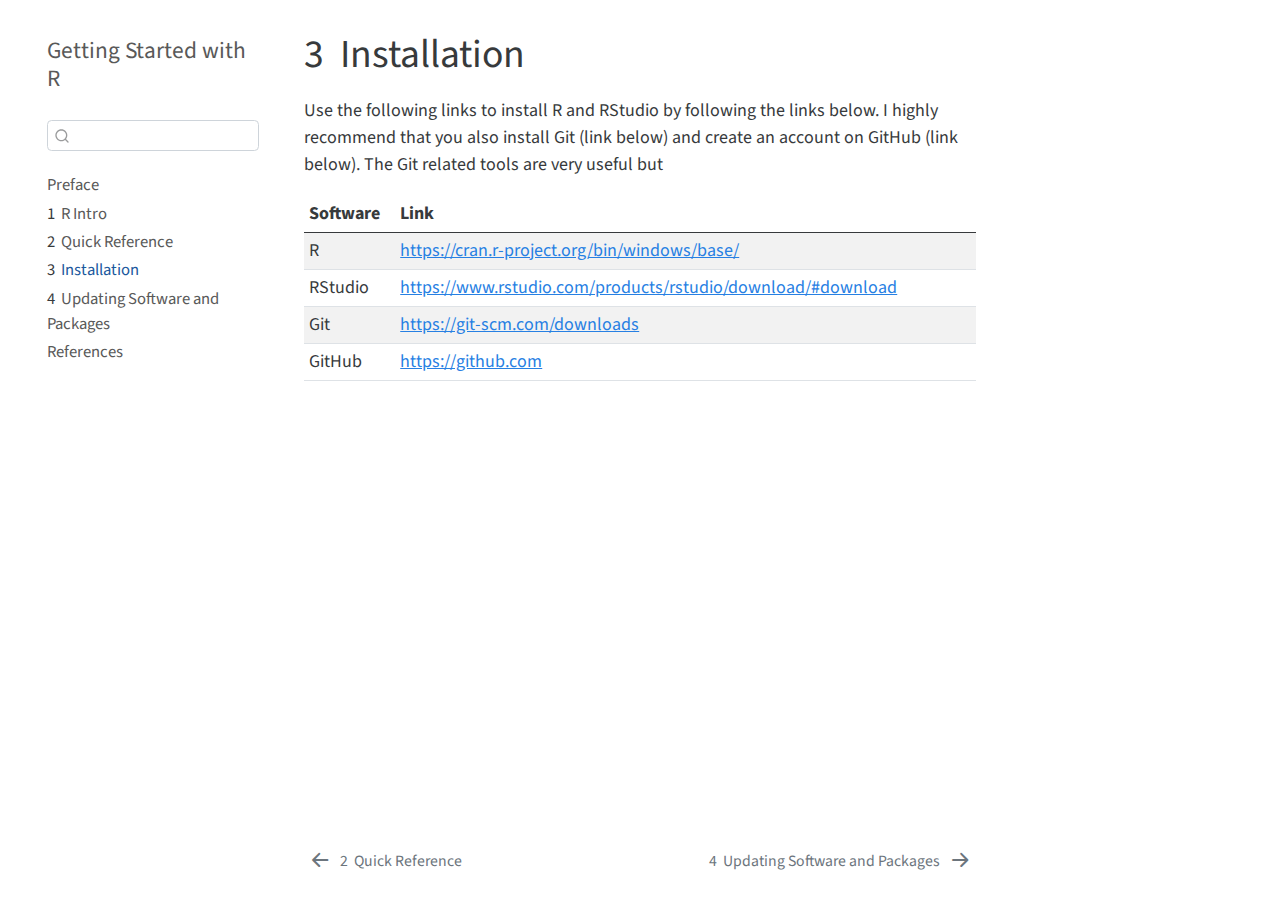
<file: _book/installation.html>
<!DOCTYPE html>
<html xmlns="http://www.w3.org/1999/xhtml" lang="en" xml:lang="en"><head>

<meta charset="utf-8">
<meta name="generator" content="quarto-1.2.475">

<meta name="viewport" content="width=device-width, initial-scale=1.0, user-scalable=yes">


<title>Getting Started with R - 3&nbsp; Installation</title>
<style>
code{white-space: pre-wrap;}
span.smallcaps{font-variant: small-caps;}
div.columns{display: flex; gap: min(4vw, 1.5em);}
div.column{flex: auto; overflow-x: auto;}
div.hanging-indent{margin-left: 1.5em; text-indent: -1.5em;}
ul.task-list{list-style: none;}
ul.task-list li input[type="checkbox"] {
  width: 0.8em;
  margin: 0 0.8em 0.2em -1.6em;
  vertical-align: middle;
}
</style>


<script src="site_libs/quarto-nav/quarto-nav.js"></script>
<script src="site_libs/quarto-nav/headroom.min.js"></script>
<script src="site_libs/clipboard/clipboard.min.js"></script>
<script src="site_libs/quarto-search/autocomplete.umd.js"></script>
<script src="site_libs/quarto-search/fuse.min.js"></script>
<script src="site_libs/quarto-search/quarto-search.js"></script>
<meta name="quarto:offset" content="./">
<link href="./updating_software.html" rel="next">
<link href="./quick_references.html" rel="prev">
<script src="site_libs/quarto-html/quarto.js"></script>
<script src="site_libs/quarto-html/popper.min.js"></script>
<script src="site_libs/quarto-html/tippy.umd.min.js"></script>
<script src="site_libs/quarto-html/anchor.min.js"></script>
<link href="site_libs/quarto-html/tippy.css" rel="stylesheet">
<link href="site_libs/quarto-html/quarto-syntax-highlighting.css" rel="stylesheet" id="quarto-text-highlighting-styles">
<script src="site_libs/bootstrap/bootstrap.min.js"></script>
<link href="site_libs/bootstrap/bootstrap-icons.css" rel="stylesheet">
<link href="site_libs/bootstrap/bootstrap.min.css" rel="stylesheet" id="quarto-bootstrap" data-mode="light">
<script id="quarto-search-options" type="application/json">{
  "location": "sidebar",
  "copy-button": false,
  "collapse-after": 3,
  "panel-placement": "start",
  "type": "textbox",
  "limit": 20,
  "language": {
    "search-no-results-text": "No results",
    "search-matching-documents-text": "matching documents",
    "search-copy-link-title": "Copy link to search",
    "search-hide-matches-text": "Hide additional matches",
    "search-more-match-text": "more match in this document",
    "search-more-matches-text": "more matches in this document",
    "search-clear-button-title": "Clear",
    "search-detached-cancel-button-title": "Cancel",
    "search-submit-button-title": "Submit"
  }
}</script>


</head>

<body class="nav-sidebar floating">

<div id="quarto-search-results"></div>
  <header id="quarto-header" class="headroom fixed-top">
  <nav class="quarto-secondary-nav" data-bs-toggle="collapse" data-bs-target="#quarto-sidebar" aria-controls="quarto-sidebar" aria-expanded="false" aria-label="Toggle sidebar navigation" onclick="if (window.quartoToggleHeadroom) { window.quartoToggleHeadroom(); }">
    <div class="container-fluid d-flex justify-content-between">
      <h1 class="quarto-secondary-nav-title"><span class="chapter-number">3</span>&nbsp; <span class="chapter-title">Installation</span></h1>
      <button type="button" class="quarto-btn-toggle btn" aria-label="Show secondary navigation">
        <i class="bi bi-chevron-right"></i>
      </button>
    </div>
  </nav>
</header>
<!-- content -->
<div id="quarto-content" class="quarto-container page-columns page-rows-contents page-layout-article">
<!-- sidebar -->
  <nav id="quarto-sidebar" class="sidebar collapse sidebar-navigation floating overflow-auto">
    <div class="pt-lg-2 mt-2 text-left sidebar-header">
    <div class="sidebar-title mb-0 py-0">
      <a href="./">Getting Started with R</a> 
    </div>
      </div>
      <div class="mt-2 flex-shrink-0 align-items-center">
        <div class="sidebar-search">
        <div id="quarto-search" class="" title="Search"></div>
        </div>
      </div>
    <div class="sidebar-menu-container"> 
    <ul class="list-unstyled mt-1">
        <li class="sidebar-item">
  <div class="sidebar-item-container"> 
  <a href="./index.html" class="sidebar-item-text sidebar-link">Preface</a>
  </div>
</li>
        <li class="sidebar-item">
  <div class="sidebar-item-container"> 
  <a href="./r_intro.html" class="sidebar-item-text sidebar-link"><span class="chapter-number">1</span>&nbsp; <span class="chapter-title">R Intro</span></a>
  </div>
</li>
        <li class="sidebar-item">
  <div class="sidebar-item-container"> 
  <a href="./quick_references.html" class="sidebar-item-text sidebar-link"><span class="chapter-number">2</span>&nbsp; <span class="chapter-title">Quick Reference</span></a>
  </div>
</li>
        <li class="sidebar-item">
  <div class="sidebar-item-container"> 
  <a href="./installation.html" class="sidebar-item-text sidebar-link active"><span class="chapter-number">3</span>&nbsp; <span class="chapter-title">Installation</span></a>
  </div>
</li>
        <li class="sidebar-item">
  <div class="sidebar-item-container"> 
  <a href="./updating_software.html" class="sidebar-item-text sidebar-link"><span class="chapter-number">4</span>&nbsp; <span class="chapter-title">Updating Software and Packages</span></a>
  </div>
</li>
        <li class="sidebar-item">
  <div class="sidebar-item-container"> 
  <a href="./references.html" class="sidebar-item-text sidebar-link">References</a>
  </div>
</li>
    </ul>
    </div>
</nav>
<!-- margin-sidebar -->
    <div id="quarto-margin-sidebar" class="sidebar margin-sidebar">
        
    </div>
<!-- main -->
<main class="content" id="quarto-document-content">

<header id="title-block-header" class="quarto-title-block default">
<div class="quarto-title">
<h1 class="title d-none d-lg-block"><span class="chapter-number">3</span>&nbsp; <span class="chapter-title">Installation</span></h1>
</div>



<div class="quarto-title-meta">

    
  
    
  </div>
  

</header>

<p>Use the following links to install R and RStudio by following the links below. I highly recommend that you also install Git (link below) and create an account on GitHub (link below). The Git related tools are very useful but</p>
<div class="cell">
<div class="cell-output-display">
<table class="table table-sm table-striped">
<thead>
<tr class="header">
<th style="text-align: left;">Software</th>
<th style="text-align: left;">Link</th>
</tr>
</thead>
<tbody>
<tr class="odd">
<td style="text-align: left;">R</td>
<td style="text-align: left;"><a href="https://cran.r-project.org/bin/windows/base/">https://cran.r-project.org/bin/windows/base/</a></td>
</tr>
<tr class="even">
<td style="text-align: left;">RStudio</td>
<td style="text-align: left;"><a href="https://www.rstudio.com/products/rstudio/download/#download">https://www.rstudio.com/products/rstudio/download/#download</a></td>
</tr>
<tr class="odd">
<td style="text-align: left;">Git</td>
<td style="text-align: left;"><a href="https://git-scm.com/downloads">https://git-scm.com/downloads</a></td>
</tr>
<tr class="even">
<td style="text-align: left;">GitHub</td>
<td style="text-align: left;"><a href="https://github.com">https://github.com</a></td>
</tr>
</tbody>
</table>
</div>
</div>



</main> <!-- /main -->
<script id="quarto-html-after-body" type="application/javascript">
window.document.addEventListener("DOMContentLoaded", function (event) {
  const toggleBodyColorMode = (bsSheetEl) => {
    const mode = bsSheetEl.getAttribute("data-mode");
    const bodyEl = window.document.querySelector("body");
    if (mode === "dark") {
      bodyEl.classList.add("quarto-dark");
      bodyEl.classList.remove("quarto-light");
    } else {
      bodyEl.classList.add("quarto-light");
      bodyEl.classList.remove("quarto-dark");
    }
  }
  const toggleBodyColorPrimary = () => {
    const bsSheetEl = window.document.querySelector("link#quarto-bootstrap");
    if (bsSheetEl) {
      toggleBodyColorMode(bsSheetEl);
    }
  }
  toggleBodyColorPrimary();  
  const icon = "";
  const anchorJS = new window.AnchorJS();
  anchorJS.options = {
    placement: 'right',
    icon: icon
  };
  anchorJS.add('.anchored');
  const clipboard = new window.ClipboardJS('.code-copy-button', {
    target: function(trigger) {
      return trigger.previousElementSibling;
    }
  });
  clipboard.on('success', function(e) {
    // button target
    const button = e.trigger;
    // don't keep focus
    button.blur();
    // flash "checked"
    button.classList.add('code-copy-button-checked');
    var currentTitle = button.getAttribute("title");
    button.setAttribute("title", "Copied!");
    let tooltip;
    if (window.bootstrap) {
      button.setAttribute("data-bs-toggle", "tooltip");
      button.setAttribute("data-bs-placement", "left");
      button.setAttribute("data-bs-title", "Copied!");
      tooltip = new bootstrap.Tooltip(button, 
        { trigger: "manual", 
          customClass: "code-copy-button-tooltip",
          offset: [0, -8]});
      tooltip.show();    
    }
    setTimeout(function() {
      if (tooltip) {
        tooltip.hide();
        button.removeAttribute("data-bs-title");
        button.removeAttribute("data-bs-toggle");
        button.removeAttribute("data-bs-placement");
      }
      button.setAttribute("title", currentTitle);
      button.classList.remove('code-copy-button-checked');
    }, 1000);
    // clear code selection
    e.clearSelection();
  });
  function tippyHover(el, contentFn) {
    const config = {
      allowHTML: true,
      content: contentFn,
      maxWidth: 500,
      delay: 100,
      arrow: false,
      appendTo: function(el) {
          return el.parentElement;
      },
      interactive: true,
      interactiveBorder: 10,
      theme: 'quarto',
      placement: 'bottom-start'
    };
    window.tippy(el, config); 
  }
  const noterefs = window.document.querySelectorAll('a[role="doc-noteref"]');
  for (var i=0; i<noterefs.length; i++) {
    const ref = noterefs[i];
    tippyHover(ref, function() {
      // use id or data attribute instead here
      let href = ref.getAttribute('data-footnote-href') || ref.getAttribute('href');
      try { href = new URL(href).hash; } catch {}
      const id = href.replace(/^#\/?/, "");
      const note = window.document.getElementById(id);
      return note.innerHTML;
    });
  }
  const findCites = (el) => {
    const parentEl = el.parentElement;
    if (parentEl) {
      const cites = parentEl.dataset.cites;
      if (cites) {
        return {
          el,
          cites: cites.split(' ')
        };
      } else {
        return findCites(el.parentElement)
      }
    } else {
      return undefined;
    }
  };
  var bibliorefs = window.document.querySelectorAll('a[role="doc-biblioref"]');
  for (var i=0; i<bibliorefs.length; i++) {
    const ref = bibliorefs[i];
    const citeInfo = findCites(ref);
    if (citeInfo) {
      tippyHover(citeInfo.el, function() {
        var popup = window.document.createElement('div');
        citeInfo.cites.forEach(function(cite) {
          var citeDiv = window.document.createElement('div');
          citeDiv.classList.add('hanging-indent');
          citeDiv.classList.add('csl-entry');
          var biblioDiv = window.document.getElementById('ref-' + cite);
          if (biblioDiv) {
            citeDiv.innerHTML = biblioDiv.innerHTML;
          }
          popup.appendChild(citeDiv);
        });
        return popup.innerHTML;
      });
    }
  }
});
</script>
<nav class="page-navigation">
  <div class="nav-page nav-page-previous">
      <a href="./quick_references.html" class="pagination-link">
        <i class="bi bi-arrow-left-short"></i> <span class="nav-page-text"><span class="chapter-number">2</span>&nbsp; <span class="chapter-title">Quick Reference</span></span>
      </a>          
  </div>
  <div class="nav-page nav-page-next">
      <a href="./updating_software.html" class="pagination-link">
        <span class="nav-page-text"><span class="chapter-number">4</span>&nbsp; <span class="chapter-title">Updating Software and Packages</span></span> <i class="bi bi-arrow-right-short"></i>
      </a>
  </div>
</nav>
</div> <!-- /content -->



</body></html>
</file>
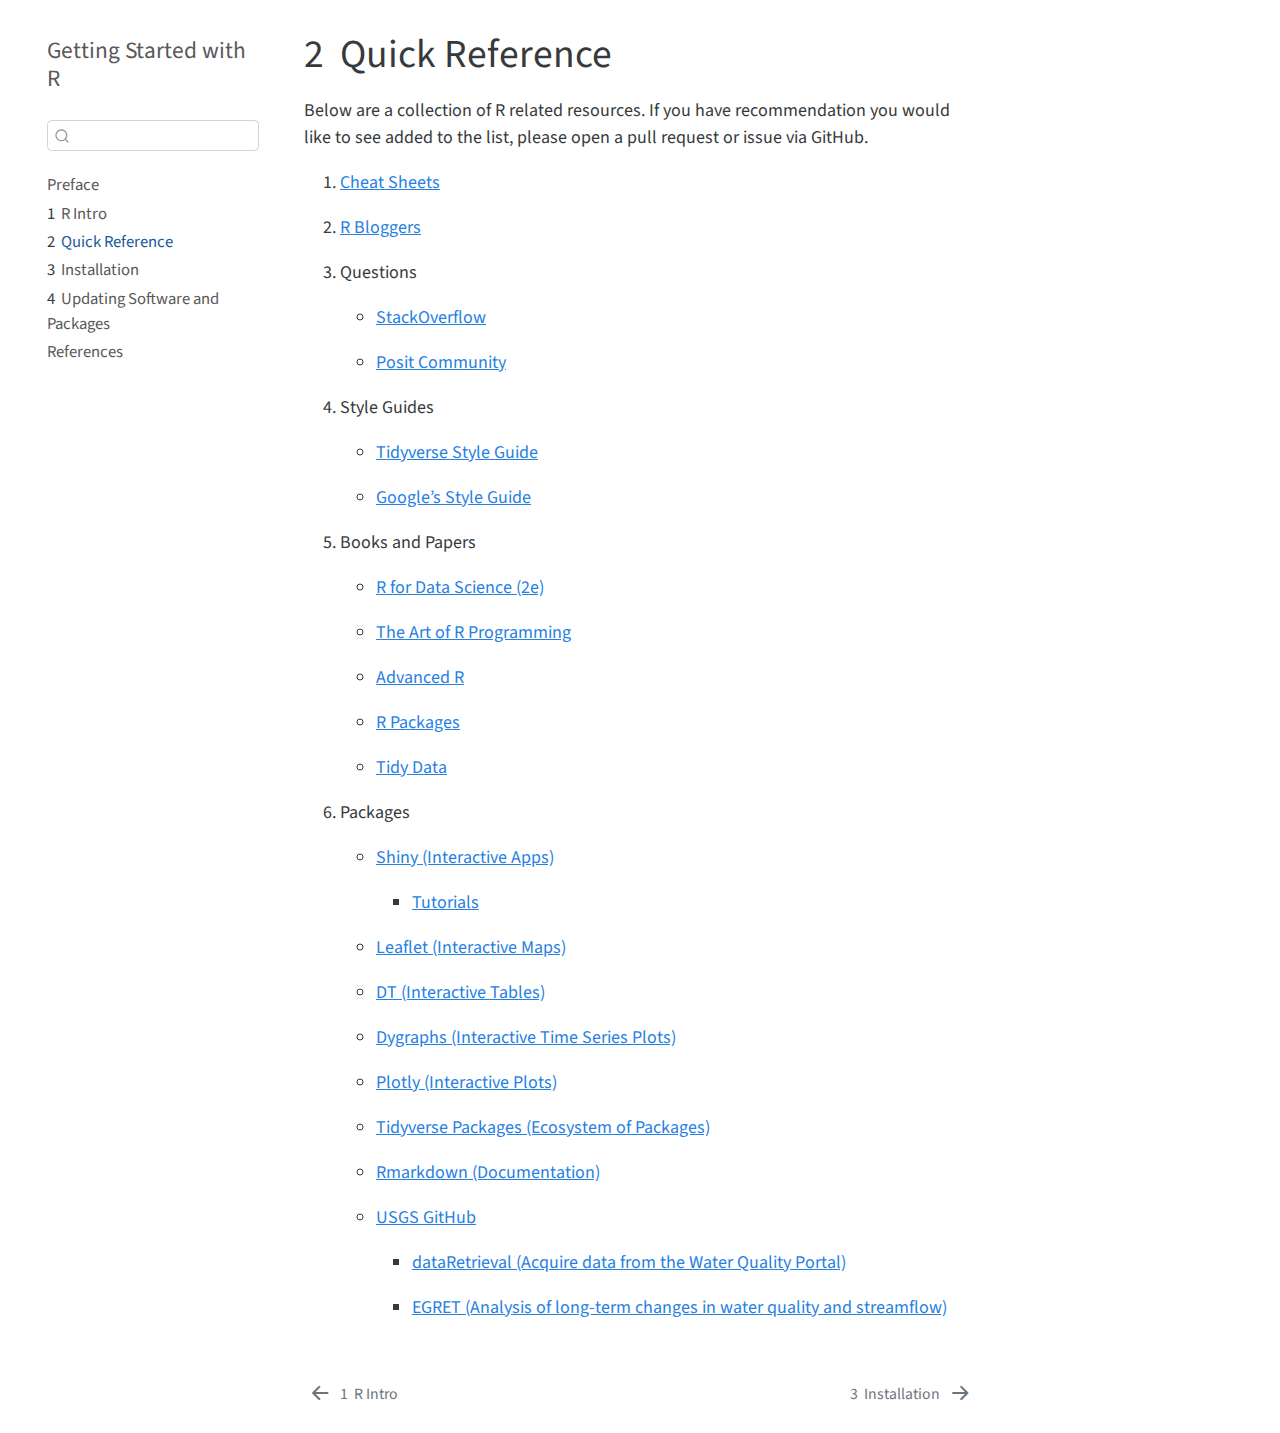
<file: _book/quick_references.html>
<!DOCTYPE html>
<html xmlns="http://www.w3.org/1999/xhtml" lang="en" xml:lang="en"><head>

<meta charset="utf-8">
<meta name="generator" content="quarto-1.2.475">

<meta name="viewport" content="width=device-width, initial-scale=1.0, user-scalable=yes">


<title>Getting Started with R - 2&nbsp; Quick Reference</title>
<style>
code{white-space: pre-wrap;}
span.smallcaps{font-variant: small-caps;}
div.columns{display: flex; gap: min(4vw, 1.5em);}
div.column{flex: auto; overflow-x: auto;}
div.hanging-indent{margin-left: 1.5em; text-indent: -1.5em;}
ul.task-list{list-style: none;}
ul.task-list li input[type="checkbox"] {
  width: 0.8em;
  margin: 0 0.8em 0.2em -1.6em;
  vertical-align: middle;
}
</style>


<script src="site_libs/quarto-nav/quarto-nav.js"></script>
<script src="site_libs/quarto-nav/headroom.min.js"></script>
<script src="site_libs/clipboard/clipboard.min.js"></script>
<script src="site_libs/quarto-search/autocomplete.umd.js"></script>
<script src="site_libs/quarto-search/fuse.min.js"></script>
<script src="site_libs/quarto-search/quarto-search.js"></script>
<meta name="quarto:offset" content="./">
<link href="./installation.html" rel="next">
<link href="./r_intro.html" rel="prev">
<script src="site_libs/quarto-html/quarto.js"></script>
<script src="site_libs/quarto-html/popper.min.js"></script>
<script src="site_libs/quarto-html/tippy.umd.min.js"></script>
<script src="site_libs/quarto-html/anchor.min.js"></script>
<link href="site_libs/quarto-html/tippy.css" rel="stylesheet">
<link href="site_libs/quarto-html/quarto-syntax-highlighting.css" rel="stylesheet" id="quarto-text-highlighting-styles">
<script src="site_libs/bootstrap/bootstrap.min.js"></script>
<link href="site_libs/bootstrap/bootstrap-icons.css" rel="stylesheet">
<link href="site_libs/bootstrap/bootstrap.min.css" rel="stylesheet" id="quarto-bootstrap" data-mode="light">
<script id="quarto-search-options" type="application/json">{
  "location": "sidebar",
  "copy-button": false,
  "collapse-after": 3,
  "panel-placement": "start",
  "type": "textbox",
  "limit": 20,
  "language": {
    "search-no-results-text": "No results",
    "search-matching-documents-text": "matching documents",
    "search-copy-link-title": "Copy link to search",
    "search-hide-matches-text": "Hide additional matches",
    "search-more-match-text": "more match in this document",
    "search-more-matches-text": "more matches in this document",
    "search-clear-button-title": "Clear",
    "search-detached-cancel-button-title": "Cancel",
    "search-submit-button-title": "Submit"
  }
}</script>


</head>

<body class="nav-sidebar floating">

<div id="quarto-search-results"></div>
  <header id="quarto-header" class="headroom fixed-top">
  <nav class="quarto-secondary-nav" data-bs-toggle="collapse" data-bs-target="#quarto-sidebar" aria-controls="quarto-sidebar" aria-expanded="false" aria-label="Toggle sidebar navigation" onclick="if (window.quartoToggleHeadroom) { window.quartoToggleHeadroom(); }">
    <div class="container-fluid d-flex justify-content-between">
      <h1 class="quarto-secondary-nav-title"><span class="chapter-number">2</span>&nbsp; <span class="chapter-title">Quick Reference</span></h1>
      <button type="button" class="quarto-btn-toggle btn" aria-label="Show secondary navigation">
        <i class="bi bi-chevron-right"></i>
      </button>
    </div>
  </nav>
</header>
<!-- content -->
<div id="quarto-content" class="quarto-container page-columns page-rows-contents page-layout-article">
<!-- sidebar -->
  <nav id="quarto-sidebar" class="sidebar collapse sidebar-navigation floating overflow-auto">
    <div class="pt-lg-2 mt-2 text-left sidebar-header">
    <div class="sidebar-title mb-0 py-0">
      <a href="./">Getting Started with R</a> 
    </div>
      </div>
      <div class="mt-2 flex-shrink-0 align-items-center">
        <div class="sidebar-search">
        <div id="quarto-search" class="" title="Search"></div>
        </div>
      </div>
    <div class="sidebar-menu-container"> 
    <ul class="list-unstyled mt-1">
        <li class="sidebar-item">
  <div class="sidebar-item-container"> 
  <a href="./index.html" class="sidebar-item-text sidebar-link">Preface</a>
  </div>
</li>
        <li class="sidebar-item">
  <div class="sidebar-item-container"> 
  <a href="./r_intro.html" class="sidebar-item-text sidebar-link"><span class="chapter-number">1</span>&nbsp; <span class="chapter-title">R Intro</span></a>
  </div>
</li>
        <li class="sidebar-item">
  <div class="sidebar-item-container"> 
  <a href="./quick_references.html" class="sidebar-item-text sidebar-link active"><span class="chapter-number">2</span>&nbsp; <span class="chapter-title">Quick Reference</span></a>
  </div>
</li>
        <li class="sidebar-item">
  <div class="sidebar-item-container"> 
  <a href="./installation.html" class="sidebar-item-text sidebar-link"><span class="chapter-number">3</span>&nbsp; <span class="chapter-title">Installation</span></a>
  </div>
</li>
        <li class="sidebar-item">
  <div class="sidebar-item-container"> 
  <a href="./updating_software.html" class="sidebar-item-text sidebar-link"><span class="chapter-number">4</span>&nbsp; <span class="chapter-title">Updating Software and Packages</span></a>
  </div>
</li>
        <li class="sidebar-item">
  <div class="sidebar-item-container"> 
  <a href="./references.html" class="sidebar-item-text sidebar-link">References</a>
  </div>
</li>
    </ul>
    </div>
</nav>
<!-- margin-sidebar -->
    <div id="quarto-margin-sidebar" class="sidebar margin-sidebar">
        
    </div>
<!-- main -->
<main class="content" id="quarto-document-content">

<header id="title-block-header" class="quarto-title-block default">
<div class="quarto-title">
<h1 class="title d-none d-lg-block"><span class="chapter-number">2</span>&nbsp; <span class="chapter-title">Quick Reference</span></h1>
</div>



<div class="quarto-title-meta">

    
  
    
  </div>
  

</header>

<p>Below are a collection of R related resources. If you have recommendation you would like to see added to the list, please open a pull request or issue via GitHub.</p>
<ol type="1">
<li><p><a href="https://www.rstudio.com/resources/cheatsheets/">Cheat Sheets</a></p></li>
<li><p><a href="https://www.r-bloggers.com/">R Bloggers</a></p></li>
<li><p>Questions</p>
<ul>
<li><p><a href="https://stackoverflow.com">StackOverflow</a></p></li>
<li><p><a href="https://community.rstudio.com/">Posit Community</a></p></li>
</ul></li>
<li><p>Style Guides</p>
<ul>
<li><p><a href="http://style.tidyverse.org/index.html">Tidyverse Style Guide</a></p></li>
<li><p><a href="https://google.github.io/styleguide/Rguide.xml">Google’s Style Guide</a></p></li>
</ul></li>
<li><p>Books and Papers</p>
<ul>
<li><p><a href="https://r4ds.hadley.nz/">R for Data Science (2e)</a></p></li>
<li><p><a href="http://heather.cs.ucdavis.edu/~matloff/132/NSPpart.pdf">The Art of R Programming</a></p></li>
<li><p><a href="http://adv-r.had.co.nz/">Advanced R</a></p></li>
<li><p><a href="http://r-pkgs.had.co.nz/">R Packages</a></p></li>
<li><p><a href="https://www.jstatsoft.org/article/view/v059i10">Tidy Data</a></p></li>
</ul></li>
<li><p>Packages</p>
<ul>
<li><p><a href="https://shiny.rstudio.com/">Shiny (Interactive Apps)</a></p>
<ul>
<li><a href="https://shiny.rstudio.com/tutorial/">Tutorials</a></li>
</ul></li>
<li><p><a href="https://rstudio.github.io/leaflet/">Leaflet (Interactive Maps)</a></p></li>
<li><p><a href="https://rstudio.github.io/DT/">DT (Interactive Tables)</a></p></li>
<li><p><a href="https://rstudio.github.io/dygraphs/">Dygraphs (Interactive Time Series Plots)</a></p></li>
<li><p><a href="https://plot.ly/r/">Plotly (Interactive Plots)</a></p></li>
<li><p><a href="https://www.tidyverse.org/">Tidyverse Packages (Ecosystem of Packages)</a></p></li>
<li><p><a href="https://rmarkdown.rstudio.com/lesson-1.html">Rmarkdown (Documentation)</a></p></li>
<li><p><a href="https://github.com/USGS-R">USGS GitHub</a></p>
<ul>
<li><p><a href="https://cran.r-project.org/web/packages/dataRetrieval/vignettes/dataRetrieval.html">dataRetrieval (Acquire data from the Water Quality Portal)</a></p></li>
<li><p><a href="https://cran.r-project.org/web/packages/EGRET/vignettes/EGRET.pdf">EGRET (Analysis of long-term changes in water quality and streamflow)</a></p></li>
</ul></li>
</ul></li>
</ol>



</main> <!-- /main -->
<script id="quarto-html-after-body" type="application/javascript">
window.document.addEventListener("DOMContentLoaded", function (event) {
  const toggleBodyColorMode = (bsSheetEl) => {
    const mode = bsSheetEl.getAttribute("data-mode");
    const bodyEl = window.document.querySelector("body");
    if (mode === "dark") {
      bodyEl.classList.add("quarto-dark");
      bodyEl.classList.remove("quarto-light");
    } else {
      bodyEl.classList.add("quarto-light");
      bodyEl.classList.remove("quarto-dark");
    }
  }
  const toggleBodyColorPrimary = () => {
    const bsSheetEl = window.document.querySelector("link#quarto-bootstrap");
    if (bsSheetEl) {
      toggleBodyColorMode(bsSheetEl);
    }
  }
  toggleBodyColorPrimary();  
  const icon = "";
  const anchorJS = new window.AnchorJS();
  anchorJS.options = {
    placement: 'right',
    icon: icon
  };
  anchorJS.add('.anchored');
  const clipboard = new window.ClipboardJS('.code-copy-button', {
    target: function(trigger) {
      return trigger.previousElementSibling;
    }
  });
  clipboard.on('success', function(e) {
    // button target
    const button = e.trigger;
    // don't keep focus
    button.blur();
    // flash "checked"
    button.classList.add('code-copy-button-checked');
    var currentTitle = button.getAttribute("title");
    button.setAttribute("title", "Copied!");
    let tooltip;
    if (window.bootstrap) {
      button.setAttribute("data-bs-toggle", "tooltip");
      button.setAttribute("data-bs-placement", "left");
      button.setAttribute("data-bs-title", "Copied!");
      tooltip = new bootstrap.Tooltip(button, 
        { trigger: "manual", 
          customClass: "code-copy-button-tooltip",
          offset: [0, -8]});
      tooltip.show();    
    }
    setTimeout(function() {
      if (tooltip) {
        tooltip.hide();
        button.removeAttribute("data-bs-title");
        button.removeAttribute("data-bs-toggle");
        button.removeAttribute("data-bs-placement");
      }
      button.setAttribute("title", currentTitle);
      button.classList.remove('code-copy-button-checked');
    }, 1000);
    // clear code selection
    e.clearSelection();
  });
  function tippyHover(el, contentFn) {
    const config = {
      allowHTML: true,
      content: contentFn,
      maxWidth: 500,
      delay: 100,
      arrow: false,
      appendTo: function(el) {
          return el.parentElement;
      },
      interactive: true,
      interactiveBorder: 10,
      theme: 'quarto',
      placement: 'bottom-start'
    };
    window.tippy(el, config); 
  }
  const noterefs = window.document.querySelectorAll('a[role="doc-noteref"]');
  for (var i=0; i<noterefs.length; i++) {
    const ref = noterefs[i];
    tippyHover(ref, function() {
      // use id or data attribute instead here
      let href = ref.getAttribute('data-footnote-href') || ref.getAttribute('href');
      try { href = new URL(href).hash; } catch {}
      const id = href.replace(/^#\/?/, "");
      const note = window.document.getElementById(id);
      return note.innerHTML;
    });
  }
  const findCites = (el) => {
    const parentEl = el.parentElement;
    if (parentEl) {
      const cites = parentEl.dataset.cites;
      if (cites) {
        return {
          el,
          cites: cites.split(' ')
        };
      } else {
        return findCites(el.parentElement)
      }
    } else {
      return undefined;
    }
  };
  var bibliorefs = window.document.querySelectorAll('a[role="doc-biblioref"]');
  for (var i=0; i<bibliorefs.length; i++) {
    const ref = bibliorefs[i];
    const citeInfo = findCites(ref);
    if (citeInfo) {
      tippyHover(citeInfo.el, function() {
        var popup = window.document.createElement('div');
        citeInfo.cites.forEach(function(cite) {
          var citeDiv = window.document.createElement('div');
          citeDiv.classList.add('hanging-indent');
          citeDiv.classList.add('csl-entry');
          var biblioDiv = window.document.getElementById('ref-' + cite);
          if (biblioDiv) {
            citeDiv.innerHTML = biblioDiv.innerHTML;
          }
          popup.appendChild(citeDiv);
        });
        return popup.innerHTML;
      });
    }
  }
});
</script>
<nav class="page-navigation">
  <div class="nav-page nav-page-previous">
      <a href="./r_intro.html" class="pagination-link">
        <i class="bi bi-arrow-left-short"></i> <span class="nav-page-text"><span class="chapter-number">1</span>&nbsp; <span class="chapter-title">R Intro</span></span>
      </a>          
  </div>
  <div class="nav-page nav-page-next">
      <a href="./installation.html" class="pagination-link">
        <span class="nav-page-text"><span class="chapter-number">3</span>&nbsp; <span class="chapter-title">Installation</span></span> <i class="bi bi-arrow-right-short"></i>
      </a>
  </div>
</nav>
</div> <!-- /content -->



</body></html>
</file>
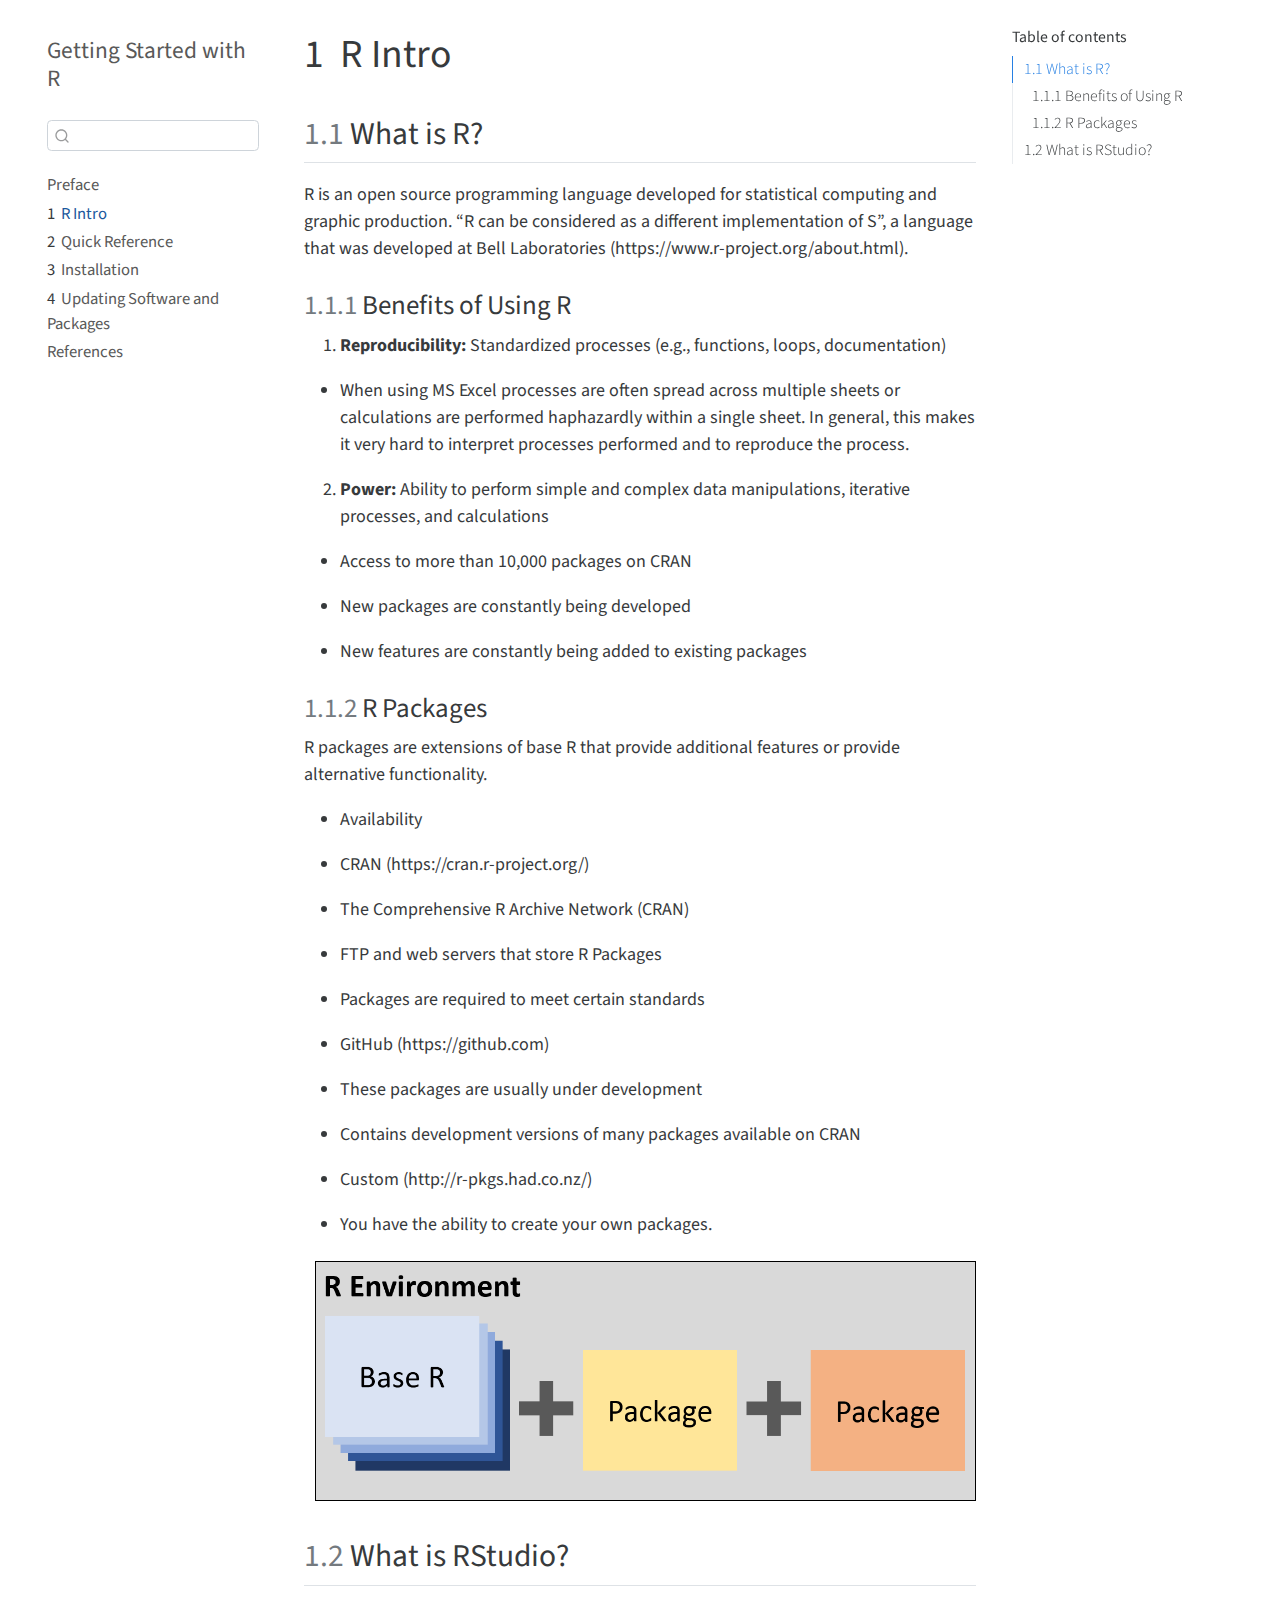
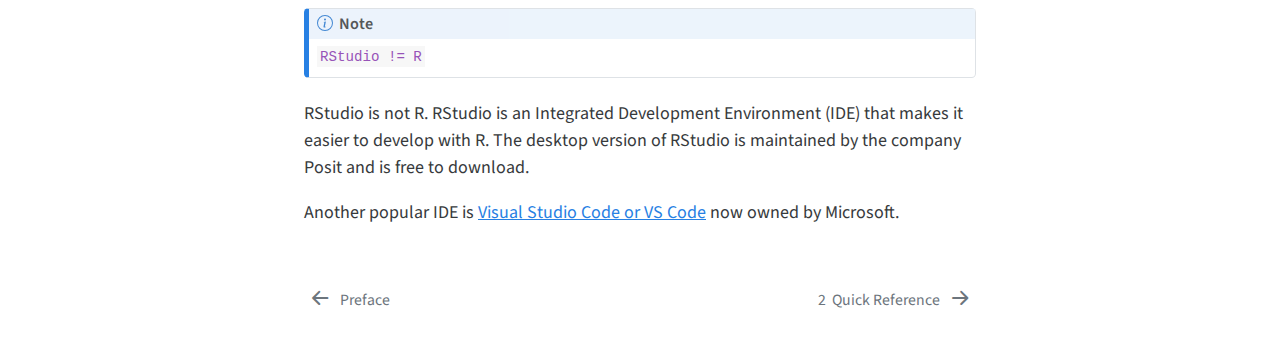
<file: _book/r_intro.html>
<!DOCTYPE html>
<html xmlns="http://www.w3.org/1999/xhtml" lang="en" xml:lang="en"><head>

<meta charset="utf-8">
<meta name="generator" content="quarto-1.2.475">

<meta name="viewport" content="width=device-width, initial-scale=1.0, user-scalable=yes">


<title>Getting Started with R - 1&nbsp; R Intro</title>
<style>
code{white-space: pre-wrap;}
span.smallcaps{font-variant: small-caps;}
div.columns{display: flex; gap: min(4vw, 1.5em);}
div.column{flex: auto; overflow-x: auto;}
div.hanging-indent{margin-left: 1.5em; text-indent: -1.5em;}
ul.task-list{list-style: none;}
ul.task-list li input[type="checkbox"] {
  width: 0.8em;
  margin: 0 0.8em 0.2em -1.6em;
  vertical-align: middle;
}
</style>


<script src="site_libs/quarto-nav/quarto-nav.js"></script>
<script src="site_libs/quarto-nav/headroom.min.js"></script>
<script src="site_libs/clipboard/clipboard.min.js"></script>
<script src="site_libs/quarto-search/autocomplete.umd.js"></script>
<script src="site_libs/quarto-search/fuse.min.js"></script>
<script src="site_libs/quarto-search/quarto-search.js"></script>
<meta name="quarto:offset" content="./">
<link href="./quick_references.html" rel="next">
<link href="./index.html" rel="prev">
<script src="site_libs/quarto-html/quarto.js"></script>
<script src="site_libs/quarto-html/popper.min.js"></script>
<script src="site_libs/quarto-html/tippy.umd.min.js"></script>
<script src="site_libs/quarto-html/anchor.min.js"></script>
<link href="site_libs/quarto-html/tippy.css" rel="stylesheet">
<link href="site_libs/quarto-html/quarto-syntax-highlighting.css" rel="stylesheet" id="quarto-text-highlighting-styles">
<script src="site_libs/bootstrap/bootstrap.min.js"></script>
<link href="site_libs/bootstrap/bootstrap-icons.css" rel="stylesheet">
<link href="site_libs/bootstrap/bootstrap.min.css" rel="stylesheet" id="quarto-bootstrap" data-mode="light">
<script id="quarto-search-options" type="application/json">{
  "location": "sidebar",
  "copy-button": false,
  "collapse-after": 3,
  "panel-placement": "start",
  "type": "textbox",
  "limit": 20,
  "language": {
    "search-no-results-text": "No results",
    "search-matching-documents-text": "matching documents",
    "search-copy-link-title": "Copy link to search",
    "search-hide-matches-text": "Hide additional matches",
    "search-more-match-text": "more match in this document",
    "search-more-matches-text": "more matches in this document",
    "search-clear-button-title": "Clear",
    "search-detached-cancel-button-title": "Cancel",
    "search-submit-button-title": "Submit"
  }
}</script>


</head>

<body class="nav-sidebar floating">

<div id="quarto-search-results"></div>
  <header id="quarto-header" class="headroom fixed-top">
  <nav class="quarto-secondary-nav" data-bs-toggle="collapse" data-bs-target="#quarto-sidebar" aria-controls="quarto-sidebar" aria-expanded="false" aria-label="Toggle sidebar navigation" onclick="if (window.quartoToggleHeadroom) { window.quartoToggleHeadroom(); }">
    <div class="container-fluid d-flex justify-content-between">
      <h1 class="quarto-secondary-nav-title"><span class="chapter-number">1</span>&nbsp; <span class="chapter-title">R Intro</span></h1>
      <button type="button" class="quarto-btn-toggle btn" aria-label="Show secondary navigation">
        <i class="bi bi-chevron-right"></i>
      </button>
    </div>
  </nav>
</header>
<!-- content -->
<div id="quarto-content" class="quarto-container page-columns page-rows-contents page-layout-article">
<!-- sidebar -->
  <nav id="quarto-sidebar" class="sidebar collapse sidebar-navigation floating overflow-auto">
    <div class="pt-lg-2 mt-2 text-left sidebar-header">
    <div class="sidebar-title mb-0 py-0">
      <a href="./">Getting Started with R</a> 
    </div>
      </div>
      <div class="mt-2 flex-shrink-0 align-items-center">
        <div class="sidebar-search">
        <div id="quarto-search" class="" title="Search"></div>
        </div>
      </div>
    <div class="sidebar-menu-container"> 
    <ul class="list-unstyled mt-1">
        <li class="sidebar-item">
  <div class="sidebar-item-container"> 
  <a href="./index.html" class="sidebar-item-text sidebar-link">Preface</a>
  </div>
</li>
        <li class="sidebar-item">
  <div class="sidebar-item-container"> 
  <a href="./r_intro.html" class="sidebar-item-text sidebar-link active"><span class="chapter-number">1</span>&nbsp; <span class="chapter-title">R Intro</span></a>
  </div>
</li>
        <li class="sidebar-item">
  <div class="sidebar-item-container"> 
  <a href="./quick_references.html" class="sidebar-item-text sidebar-link"><span class="chapter-number">2</span>&nbsp; <span class="chapter-title">Quick Reference</span></a>
  </div>
</li>
        <li class="sidebar-item">
  <div class="sidebar-item-container"> 
  <a href="./installation.html" class="sidebar-item-text sidebar-link"><span class="chapter-number">3</span>&nbsp; <span class="chapter-title">Installation</span></a>
  </div>
</li>
        <li class="sidebar-item">
  <div class="sidebar-item-container"> 
  <a href="./updating_software.html" class="sidebar-item-text sidebar-link"><span class="chapter-number">4</span>&nbsp; <span class="chapter-title">Updating Software and Packages</span></a>
  </div>
</li>
        <li class="sidebar-item">
  <div class="sidebar-item-container"> 
  <a href="./references.html" class="sidebar-item-text sidebar-link">References</a>
  </div>
</li>
    </ul>
    </div>
</nav>
<!-- margin-sidebar -->
    <div id="quarto-margin-sidebar" class="sidebar margin-sidebar">
        <nav id="TOC" role="doc-toc" class="toc-active">
    <h2 id="toc-title">Table of contents</h2>
   
  <ul>
  <li><a href="#what-is-r" id="toc-what-is-r" class="nav-link active" data-scroll-target="#what-is-r"><span class="toc-section-number">1.1</span>  What is R?</a>
  <ul class="collapse">
  <li><a href="#benefits-of-using-r" id="toc-benefits-of-using-r" class="nav-link" data-scroll-target="#benefits-of-using-r"><span class="toc-section-number">1.1.1</span>  Benefits of Using R</a></li>
  <li><a href="#r-packages" id="toc-r-packages" class="nav-link" data-scroll-target="#r-packages"><span class="toc-section-number">1.1.2</span>  R Packages</a></li>
  </ul></li>
  <li><a href="#what-is-rstudio" id="toc-what-is-rstudio" class="nav-link" data-scroll-target="#what-is-rstudio"><span class="toc-section-number">1.2</span>  What is RStudio?</a></li>
  </ul>
</nav>
    </div>
<!-- main -->
<main class="content" id="quarto-document-content">

<header id="title-block-header" class="quarto-title-block default">
<div class="quarto-title">
<h1 class="title d-none d-lg-block"><span class="chapter-number">1</span>&nbsp; <span class="chapter-title">R Intro</span></h1>
</div>



<div class="quarto-title-meta">

    
  
    
  </div>
  

</header>

<section id="what-is-r" class="level2" data-number="1.1">
<h2 data-number="1.1" class="anchored" data-anchor-id="what-is-r"><span class="header-section-number">1.1</span> What is R?</h2>
<p>R is an open source programming language developed for statistical computing and graphic production. “R can be considered as a different implementation of S”, a language that was developed at Bell Laboratories (https://www.r-project.org/about.html).</p>
<section id="benefits-of-using-r" class="level3" data-number="1.1.1">
<h3 data-number="1.1.1" class="anchored" data-anchor-id="benefits-of-using-r"><span class="header-section-number">1.1.1</span> Benefits of Using R</h3>
<ol type="1">
<li><strong>Reproducibility:</strong> Standardized processes (e.g., functions, loops, documentation)</li>
</ol>
<ul>
<li>When using MS Excel processes are often spread across multiple sheets or calculations are performed haphazardly within a single sheet. In general, this makes it very hard to interpret processes performed and to reproduce the process.</li>
</ul>
<ol start="2" type="1">
<li><strong>Power:</strong> Ability to perform simple and complex data manipulations, iterative processes, and calculations</li>
</ol>
<ul>
<li><p>Access to more than 10,000 packages on CRAN</p></li>
<li><p>New packages are constantly being developed</p></li>
<li><p>New features are constantly being added to existing packages</p></li>
</ul>
</section>
<section id="r-packages" class="level3" data-number="1.1.2">
<h3 data-number="1.1.2" class="anchored" data-anchor-id="r-packages"><span class="header-section-number">1.1.2</span> R Packages</h3>
<p>R packages are extensions of base R that provide additional features or provide alternative functionality.</p>
<ul>
<li><p>Availability</p></li>
<li><p>CRAN (https://cran.r-project.org/)</p></li>
<li><p>The Comprehensive R Archive Network (CRAN)</p></li>
<li><p>FTP and web servers that store R Packages</p></li>
<li><p>Packages are required to meet certain standards</p></li>
<li><p>GitHub (https://github.com)</p></li>
<li><p>These packages are usually under development</p></li>
<li><p>Contains development versions of many packages available on CRAN</p></li>
<li><p>Custom (http://r-pkgs.had.co.nz/)</p></li>
<li><p>You have the ability to create your own packages.</p></li>
</ul>
<p><img src="images/introduction/packages.png" class="img-fluid" width="700"></p>
</section>
</section>
<section id="what-is-rstudio" class="level2" data-number="1.2">
<h2 data-number="1.2" class="anchored" data-anchor-id="what-is-rstudio"><span class="header-section-number">1.2</span> What is RStudio?</h2>
<div class="callout-note callout callout-style-default callout-captioned">
<div class="callout-header d-flex align-content-center">
<div class="callout-icon-container">
<i class="callout-icon"></i>
</div>
<div class="callout-caption-container flex-fill">
Note
</div>
</div>
<div class="callout-body-container callout-body">
<p><code>RStudio != R</code></p>
</div>
</div>
<p>RStudio is not R. RStudio is an Integrated Development Environment (IDE) that makes it easier to develop with R. The desktop version of RStudio is maintained by the company Posit and is free to download.</p>
<p>Another popular IDE is <a href="https://www.bing.com/search?q=vscode&amp;cvid=5af1606bae8d427391a6c59b8be84329&amp;aqs=edge.0.0l9j69i11004.3351j0j9&amp;FORM=ANAB01&amp;PC=U531">Visual Studio Code or VS Code</a> now owned by Microsoft.</p>


</section>

</main> <!-- /main -->
<script id="quarto-html-after-body" type="application/javascript">
window.document.addEventListener("DOMContentLoaded", function (event) {
  const toggleBodyColorMode = (bsSheetEl) => {
    const mode = bsSheetEl.getAttribute("data-mode");
    const bodyEl = window.document.querySelector("body");
    if (mode === "dark") {
      bodyEl.classList.add("quarto-dark");
      bodyEl.classList.remove("quarto-light");
    } else {
      bodyEl.classList.add("quarto-light");
      bodyEl.classList.remove("quarto-dark");
    }
  }
  const toggleBodyColorPrimary = () => {
    const bsSheetEl = window.document.querySelector("link#quarto-bootstrap");
    if (bsSheetEl) {
      toggleBodyColorMode(bsSheetEl);
    }
  }
  toggleBodyColorPrimary();  
  const icon = "";
  const anchorJS = new window.AnchorJS();
  anchorJS.options = {
    placement: 'right',
    icon: icon
  };
  anchorJS.add('.anchored');
  const clipboard = new window.ClipboardJS('.code-copy-button', {
    target: function(trigger) {
      return trigger.previousElementSibling;
    }
  });
  clipboard.on('success', function(e) {
    // button target
    const button = e.trigger;
    // don't keep focus
    button.blur();
    // flash "checked"
    button.classList.add('code-copy-button-checked');
    var currentTitle = button.getAttribute("title");
    button.setAttribute("title", "Copied!");
    let tooltip;
    if (window.bootstrap) {
      button.setAttribute("data-bs-toggle", "tooltip");
      button.setAttribute("data-bs-placement", "left");
      button.setAttribute("data-bs-title", "Copied!");
      tooltip = new bootstrap.Tooltip(button, 
        { trigger: "manual", 
          customClass: "code-copy-button-tooltip",
          offset: [0, -8]});
      tooltip.show();    
    }
    setTimeout(function() {
      if (tooltip) {
        tooltip.hide();
        button.removeAttribute("data-bs-title");
        button.removeAttribute("data-bs-toggle");
        button.removeAttribute("data-bs-placement");
      }
      button.setAttribute("title", currentTitle);
      button.classList.remove('code-copy-button-checked');
    }, 1000);
    // clear code selection
    e.clearSelection();
  });
  function tippyHover(el, contentFn) {
    const config = {
      allowHTML: true,
      content: contentFn,
      maxWidth: 500,
      delay: 100,
      arrow: false,
      appendTo: function(el) {
          return el.parentElement;
      },
      interactive: true,
      interactiveBorder: 10,
      theme: 'quarto',
      placement: 'bottom-start'
    };
    window.tippy(el, config); 
  }
  const noterefs = window.document.querySelectorAll('a[role="doc-noteref"]');
  for (var i=0; i<noterefs.length; i++) {
    const ref = noterefs[i];
    tippyHover(ref, function() {
      // use id or data attribute instead here
      let href = ref.getAttribute('data-footnote-href') || ref.getAttribute('href');
      try { href = new URL(href).hash; } catch {}
      const id = href.replace(/^#\/?/, "");
      const note = window.document.getElementById(id);
      return note.innerHTML;
    });
  }
  const findCites = (el) => {
    const parentEl = el.parentElement;
    if (parentEl) {
      const cites = parentEl.dataset.cites;
      if (cites) {
        return {
          el,
          cites: cites.split(' ')
        };
      } else {
        return findCites(el.parentElement)
      }
    } else {
      return undefined;
    }
  };
  var bibliorefs = window.document.querySelectorAll('a[role="doc-biblioref"]');
  for (var i=0; i<bibliorefs.length; i++) {
    const ref = bibliorefs[i];
    const citeInfo = findCites(ref);
    if (citeInfo) {
      tippyHover(citeInfo.el, function() {
        var popup = window.document.createElement('div');
        citeInfo.cites.forEach(function(cite) {
          var citeDiv = window.document.createElement('div');
          citeDiv.classList.add('hanging-indent');
          citeDiv.classList.add('csl-entry');
          var biblioDiv = window.document.getElementById('ref-' + cite);
          if (biblioDiv) {
            citeDiv.innerHTML = biblioDiv.innerHTML;
          }
          popup.appendChild(citeDiv);
        });
        return popup.innerHTML;
      });
    }
  }
});
</script>
<nav class="page-navigation">
  <div class="nav-page nav-page-previous">
      <a href="./index.html" class="pagination-link">
        <i class="bi bi-arrow-left-short"></i> <span class="nav-page-text">Preface</span>
      </a>          
  </div>
  <div class="nav-page nav-page-next">
      <a href="./quick_references.html" class="pagination-link">
        <span class="nav-page-text"><span class="chapter-number">2</span>&nbsp; <span class="chapter-title">Quick Reference</span></span> <i class="bi bi-arrow-right-short"></i>
      </a>
  </div>
</nav>
</div> <!-- /content -->



</body></html>
</file>
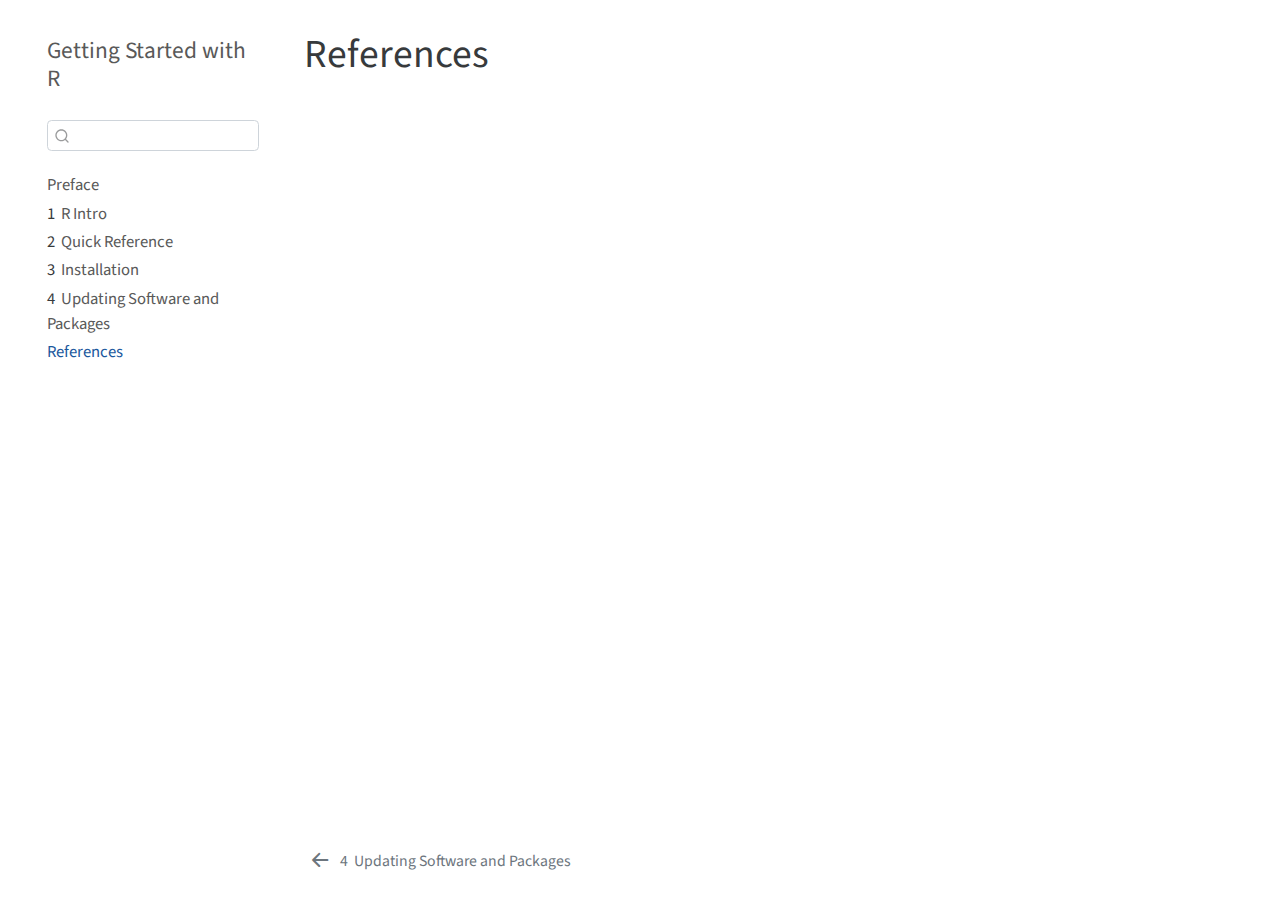
<file: _book/references.html>
<!DOCTYPE html>
<html xmlns="http://www.w3.org/1999/xhtml" lang="en" xml:lang="en"><head>

<meta charset="utf-8">
<meta name="generator" content="quarto-1.2.475">

<meta name="viewport" content="width=device-width, initial-scale=1.0, user-scalable=yes">


<title>Getting Started with R - References</title>
<style>
code{white-space: pre-wrap;}
span.smallcaps{font-variant: small-caps;}
div.columns{display: flex; gap: min(4vw, 1.5em);}
div.column{flex: auto; overflow-x: auto;}
div.hanging-indent{margin-left: 1.5em; text-indent: -1.5em;}
ul.task-list{list-style: none;}
ul.task-list li input[type="checkbox"] {
  width: 0.8em;
  margin: 0 0.8em 0.2em -1.6em;
  vertical-align: middle;
}
div.csl-bib-body { }
div.csl-entry {
  clear: both;
}
.hanging div.csl-entry {
  margin-left:2em;
  text-indent:-2em;
}
div.csl-left-margin {
  min-width:2em;
  float:left;
}
div.csl-right-inline {
  margin-left:2em;
  padding-left:1em;
}
div.csl-indent {
  margin-left: 2em;
}
</style>


<script src="site_libs/quarto-nav/quarto-nav.js"></script>
<script src="site_libs/quarto-nav/headroom.min.js"></script>
<script src="site_libs/clipboard/clipboard.min.js"></script>
<script src="site_libs/quarto-search/autocomplete.umd.js"></script>
<script src="site_libs/quarto-search/fuse.min.js"></script>
<script src="site_libs/quarto-search/quarto-search.js"></script>
<meta name="quarto:offset" content="./">
<link href="./updating_software.html" rel="prev">
<script src="site_libs/quarto-html/quarto.js"></script>
<script src="site_libs/quarto-html/popper.min.js"></script>
<script src="site_libs/quarto-html/tippy.umd.min.js"></script>
<script src="site_libs/quarto-html/anchor.min.js"></script>
<link href="site_libs/quarto-html/tippy.css" rel="stylesheet">
<link href="site_libs/quarto-html/quarto-syntax-highlighting.css" rel="stylesheet" id="quarto-text-highlighting-styles">
<script src="site_libs/bootstrap/bootstrap.min.js"></script>
<link href="site_libs/bootstrap/bootstrap-icons.css" rel="stylesheet">
<link href="site_libs/bootstrap/bootstrap.min.css" rel="stylesheet" id="quarto-bootstrap" data-mode="light">
<script id="quarto-search-options" type="application/json">{
  "location": "sidebar",
  "copy-button": false,
  "collapse-after": 3,
  "panel-placement": "start",
  "type": "textbox",
  "limit": 20,
  "language": {
    "search-no-results-text": "No results",
    "search-matching-documents-text": "matching documents",
    "search-copy-link-title": "Copy link to search",
    "search-hide-matches-text": "Hide additional matches",
    "search-more-match-text": "more match in this document",
    "search-more-matches-text": "more matches in this document",
    "search-clear-button-title": "Clear",
    "search-detached-cancel-button-title": "Cancel",
    "search-submit-button-title": "Submit"
  }
}</script>


</head>

<body class="nav-sidebar floating">

<div id="quarto-search-results"></div>
  <header id="quarto-header" class="headroom fixed-top">
  <nav class="quarto-secondary-nav" data-bs-toggle="collapse" data-bs-target="#quarto-sidebar" aria-controls="quarto-sidebar" aria-expanded="false" aria-label="Toggle sidebar navigation" onclick="if (window.quartoToggleHeadroom) { window.quartoToggleHeadroom(); }">
    <div class="container-fluid d-flex justify-content-between">
      <h1 class="quarto-secondary-nav-title">References</h1>
      <button type="button" class="quarto-btn-toggle btn" aria-label="Show secondary navigation">
        <i class="bi bi-chevron-right"></i>
      </button>
    </div>
  </nav>
</header>
<!-- content -->
<div id="quarto-content" class="quarto-container page-columns page-rows-contents page-layout-article">
<!-- sidebar -->
  <nav id="quarto-sidebar" class="sidebar collapse sidebar-navigation floating overflow-auto">
    <div class="pt-lg-2 mt-2 text-left sidebar-header">
    <div class="sidebar-title mb-0 py-0">
      <a href="./">Getting Started with R</a> 
    </div>
      </div>
      <div class="mt-2 flex-shrink-0 align-items-center">
        <div class="sidebar-search">
        <div id="quarto-search" class="" title="Search"></div>
        </div>
      </div>
    <div class="sidebar-menu-container"> 
    <ul class="list-unstyled mt-1">
        <li class="sidebar-item">
  <div class="sidebar-item-container"> 
  <a href="./index.html" class="sidebar-item-text sidebar-link">Preface</a>
  </div>
</li>
        <li class="sidebar-item">
  <div class="sidebar-item-container"> 
  <a href="./r_intro.html" class="sidebar-item-text sidebar-link"><span class="chapter-number">1</span>&nbsp; <span class="chapter-title">R Intro</span></a>
  </div>
</li>
        <li class="sidebar-item">
  <div class="sidebar-item-container"> 
  <a href="./quick_references.html" class="sidebar-item-text sidebar-link"><span class="chapter-number">2</span>&nbsp; <span class="chapter-title">Quick Reference</span></a>
  </div>
</li>
        <li class="sidebar-item">
  <div class="sidebar-item-container"> 
  <a href="./installation.html" class="sidebar-item-text sidebar-link"><span class="chapter-number">3</span>&nbsp; <span class="chapter-title">Installation</span></a>
  </div>
</li>
        <li class="sidebar-item">
  <div class="sidebar-item-container"> 
  <a href="./updating_software.html" class="sidebar-item-text sidebar-link"><span class="chapter-number">4</span>&nbsp; <span class="chapter-title">Updating Software and Packages</span></a>
  </div>
</li>
        <li class="sidebar-item">
  <div class="sidebar-item-container"> 
  <a href="./references.html" class="sidebar-item-text sidebar-link active">References</a>
  </div>
</li>
    </ul>
    </div>
</nav>
<!-- margin-sidebar -->
    <div id="quarto-margin-sidebar" class="sidebar margin-sidebar">
        
    </div>
<!-- main -->
<main class="content" id="quarto-document-content">

<header id="title-block-header" class="quarto-title-block default">
<div class="quarto-title">
<h1 class="title d-none d-lg-block">References</h1>
</div>



<div class="quarto-title-meta">

    
  
    
  </div>
  

</header>

<div id="refs" role="doc-bibliography" style="display: none">

</div>



</main> <!-- /main -->
<script id="quarto-html-after-body" type="application/javascript">
window.document.addEventListener("DOMContentLoaded", function (event) {
  const toggleBodyColorMode = (bsSheetEl) => {
    const mode = bsSheetEl.getAttribute("data-mode");
    const bodyEl = window.document.querySelector("body");
    if (mode === "dark") {
      bodyEl.classList.add("quarto-dark");
      bodyEl.classList.remove("quarto-light");
    } else {
      bodyEl.classList.add("quarto-light");
      bodyEl.classList.remove("quarto-dark");
    }
  }
  const toggleBodyColorPrimary = () => {
    const bsSheetEl = window.document.querySelector("link#quarto-bootstrap");
    if (bsSheetEl) {
      toggleBodyColorMode(bsSheetEl);
    }
  }
  toggleBodyColorPrimary();  
  const icon = "";
  const anchorJS = new window.AnchorJS();
  anchorJS.options = {
    placement: 'right',
    icon: icon
  };
  anchorJS.add('.anchored');
  const clipboard = new window.ClipboardJS('.code-copy-button', {
    target: function(trigger) {
      return trigger.previousElementSibling;
    }
  });
  clipboard.on('success', function(e) {
    // button target
    const button = e.trigger;
    // don't keep focus
    button.blur();
    // flash "checked"
    button.classList.add('code-copy-button-checked');
    var currentTitle = button.getAttribute("title");
    button.setAttribute("title", "Copied!");
    let tooltip;
    if (window.bootstrap) {
      button.setAttribute("data-bs-toggle", "tooltip");
      button.setAttribute("data-bs-placement", "left");
      button.setAttribute("data-bs-title", "Copied!");
      tooltip = new bootstrap.Tooltip(button, 
        { trigger: "manual", 
          customClass: "code-copy-button-tooltip",
          offset: [0, -8]});
      tooltip.show();    
    }
    setTimeout(function() {
      if (tooltip) {
        tooltip.hide();
        button.removeAttribute("data-bs-title");
        button.removeAttribute("data-bs-toggle");
        button.removeAttribute("data-bs-placement");
      }
      button.setAttribute("title", currentTitle);
      button.classList.remove('code-copy-button-checked');
    }, 1000);
    // clear code selection
    e.clearSelection();
  });
  function tippyHover(el, contentFn) {
    const config = {
      allowHTML: true,
      content: contentFn,
      maxWidth: 500,
      delay: 100,
      arrow: false,
      appendTo: function(el) {
          return el.parentElement;
      },
      interactive: true,
      interactiveBorder: 10,
      theme: 'quarto',
      placement: 'bottom-start'
    };
    window.tippy(el, config); 
  }
  const noterefs = window.document.querySelectorAll('a[role="doc-noteref"]');
  for (var i=0; i<noterefs.length; i++) {
    const ref = noterefs[i];
    tippyHover(ref, function() {
      // use id or data attribute instead here
      let href = ref.getAttribute('data-footnote-href') || ref.getAttribute('href');
      try { href = new URL(href).hash; } catch {}
      const id = href.replace(/^#\/?/, "");
      const note = window.document.getElementById(id);
      return note.innerHTML;
    });
  }
  const findCites = (el) => {
    const parentEl = el.parentElement;
    if (parentEl) {
      const cites = parentEl.dataset.cites;
      if (cites) {
        return {
          el,
          cites: cites.split(' ')
        };
      } else {
        return findCites(el.parentElement)
      }
    } else {
      return undefined;
    }
  };
  var bibliorefs = window.document.querySelectorAll('a[role="doc-biblioref"]');
  for (var i=0; i<bibliorefs.length; i++) {
    const ref = bibliorefs[i];
    const citeInfo = findCites(ref);
    if (citeInfo) {
      tippyHover(citeInfo.el, function() {
        var popup = window.document.createElement('div');
        citeInfo.cites.forEach(function(cite) {
          var citeDiv = window.document.createElement('div');
          citeDiv.classList.add('hanging-indent');
          citeDiv.classList.add('csl-entry');
          var biblioDiv = window.document.getElementById('ref-' + cite);
          if (biblioDiv) {
            citeDiv.innerHTML = biblioDiv.innerHTML;
          }
          popup.appendChild(citeDiv);
        });
        return popup.innerHTML;
      });
    }
  }
});
</script>
<nav class="page-navigation">
  <div class="nav-page nav-page-previous">
      <a href="./updating_software.html" class="pagination-link">
        <i class="bi bi-arrow-left-short"></i> <span class="nav-page-text"><span class="chapter-number">4</span>&nbsp; <span class="chapter-title">Updating Software and Packages</span></span>
      </a>          
  </div>
  <div class="nav-page nav-page-next">
  </div>
</nav>
</div> <!-- /content -->



</body></html>
</file>
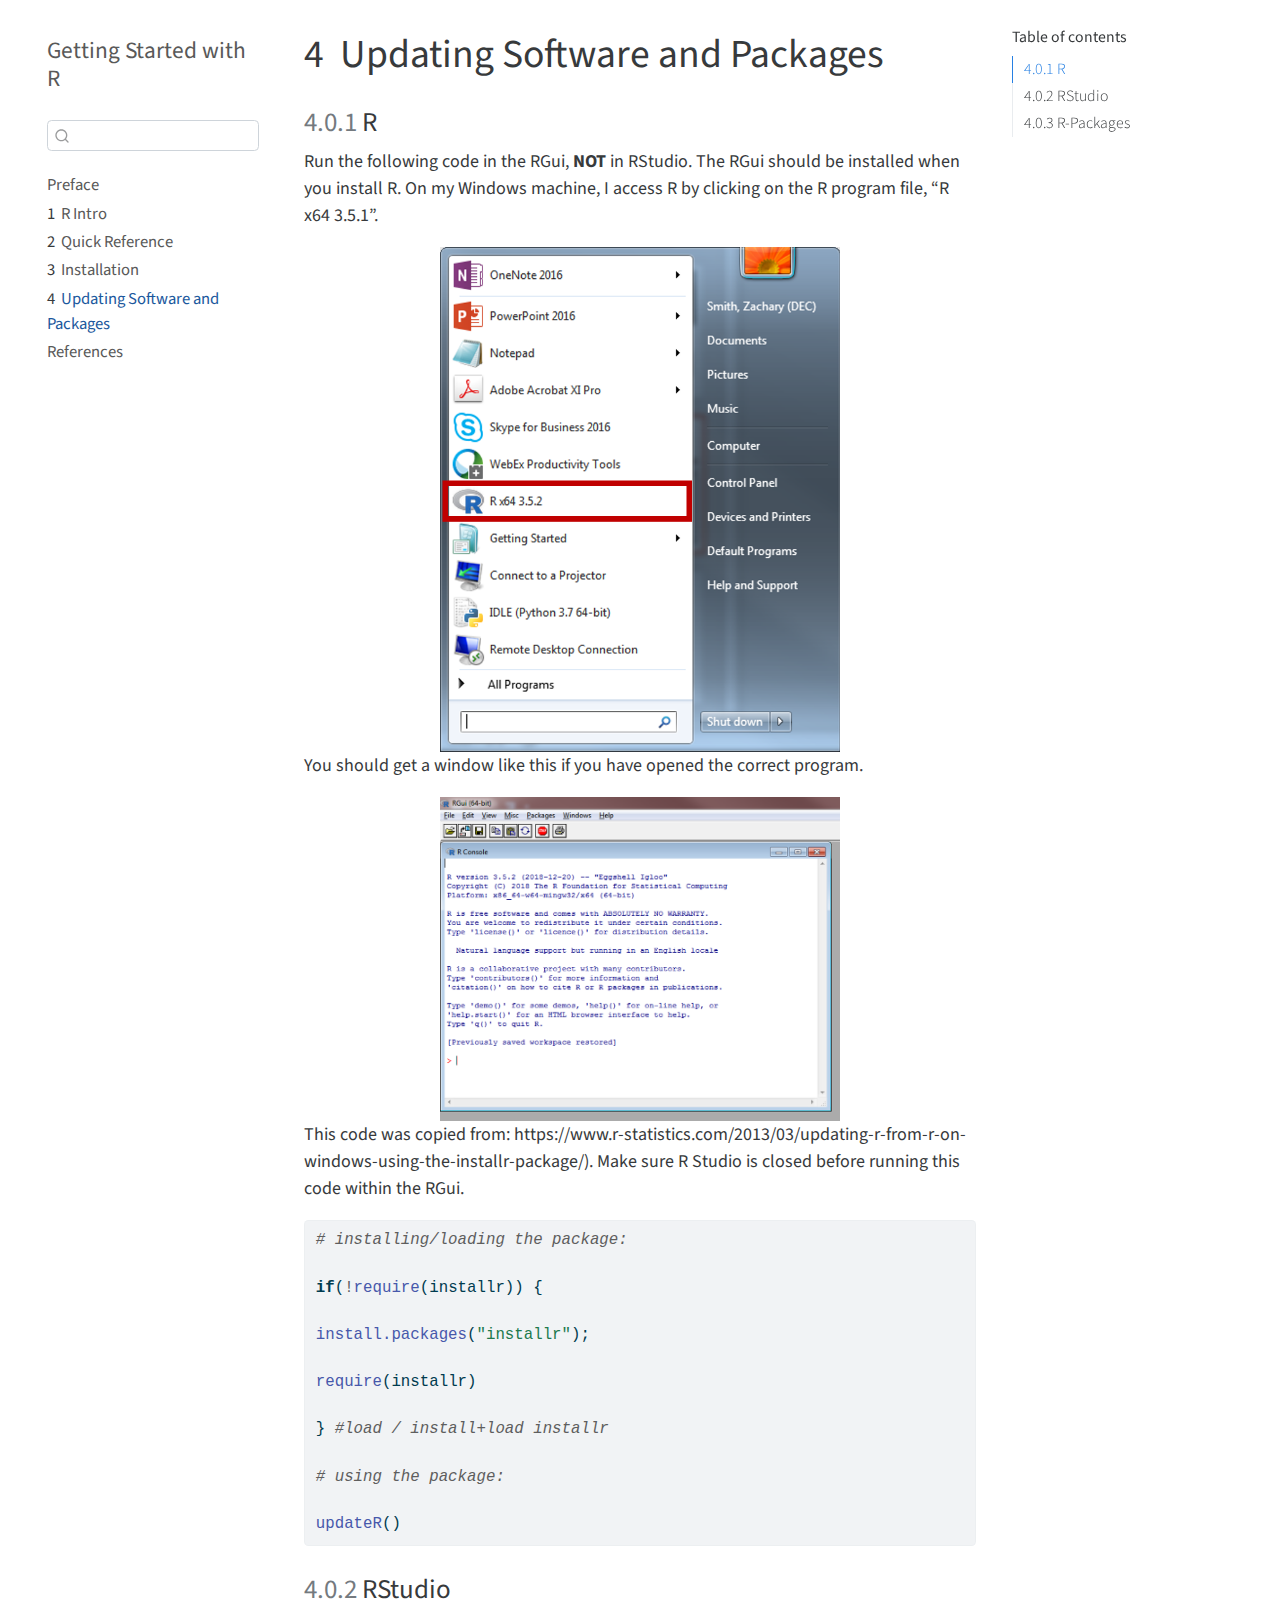
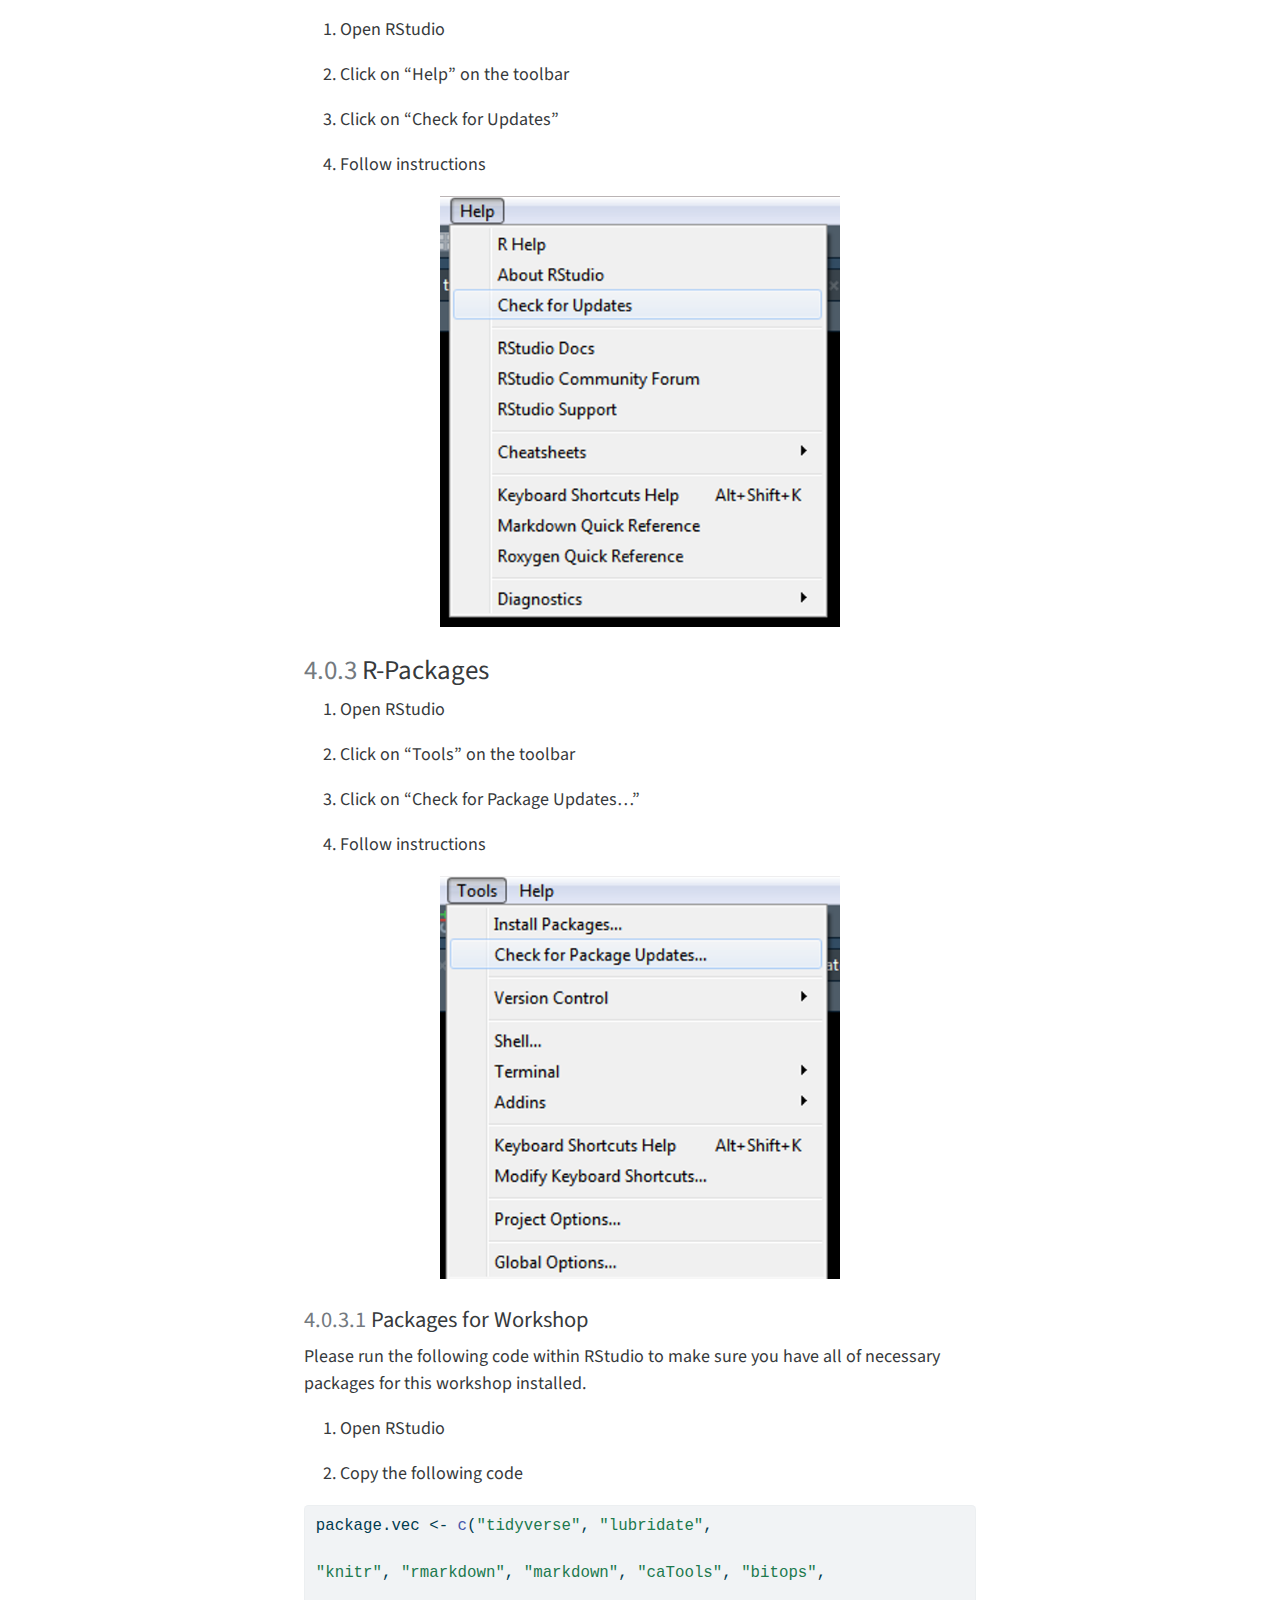
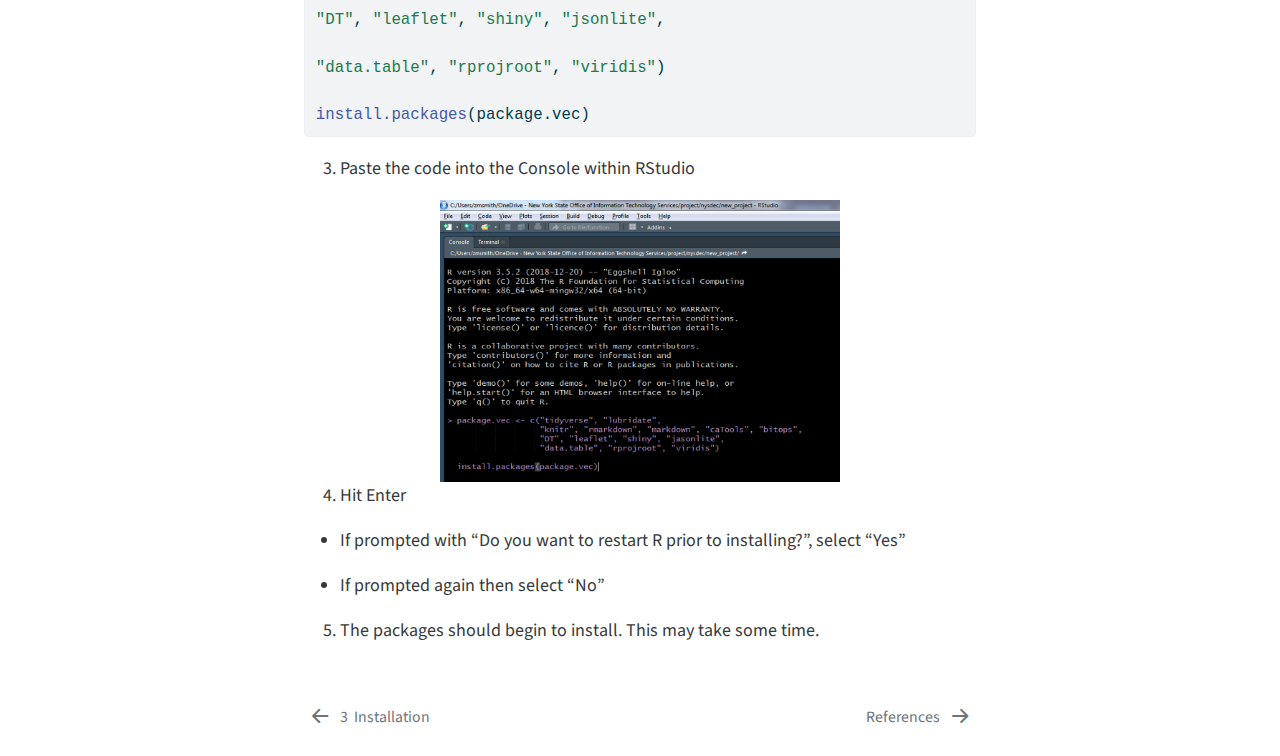
<file: _book/updating_software.html>
<!DOCTYPE html>
<html xmlns="http://www.w3.org/1999/xhtml" lang="en" xml:lang="en"><head>

<meta charset="utf-8">
<meta name="generator" content="quarto-1.2.475">

<meta name="viewport" content="width=device-width, initial-scale=1.0, user-scalable=yes">


<title>Getting Started with R - 4&nbsp; Updating Software and Packages</title>
<style>
code{white-space: pre-wrap;}
span.smallcaps{font-variant: small-caps;}
div.columns{display: flex; gap: min(4vw, 1.5em);}
div.column{flex: auto; overflow-x: auto;}
div.hanging-indent{margin-left: 1.5em; text-indent: -1.5em;}
ul.task-list{list-style: none;}
ul.task-list li input[type="checkbox"] {
  width: 0.8em;
  margin: 0 0.8em 0.2em -1.6em;
  vertical-align: middle;
}
pre > code.sourceCode { white-space: pre; position: relative; }
pre > code.sourceCode > span { display: inline-block; line-height: 1.25; }
pre > code.sourceCode > span:empty { height: 1.2em; }
.sourceCode { overflow: visible; }
code.sourceCode > span { color: inherit; text-decoration: inherit; }
div.sourceCode { margin: 1em 0; }
pre.sourceCode { margin: 0; }
@media screen {
div.sourceCode { overflow: auto; }
}
@media print {
pre > code.sourceCode { white-space: pre-wrap; }
pre > code.sourceCode > span { text-indent: -5em; padding-left: 5em; }
}
pre.numberSource code
  { counter-reset: source-line 0; }
pre.numberSource code > span
  { position: relative; left: -4em; counter-increment: source-line; }
pre.numberSource code > span > a:first-child::before
  { content: counter(source-line);
    position: relative; left: -1em; text-align: right; vertical-align: baseline;
    border: none; display: inline-block;
    -webkit-touch-callout: none; -webkit-user-select: none;
    -khtml-user-select: none; -moz-user-select: none;
    -ms-user-select: none; user-select: none;
    padding: 0 4px; width: 4em;
    color: #aaaaaa;
  }
pre.numberSource { margin-left: 3em; border-left: 1px solid #aaaaaa;  padding-left: 4px; }
div.sourceCode
  {   }
@media screen {
pre > code.sourceCode > span > a:first-child::before { text-decoration: underline; }
}
code span.al { color: #ff0000; font-weight: bold; } /* Alert */
code span.an { color: #60a0b0; font-weight: bold; font-style: italic; } /* Annotation */
code span.at { color: #7d9029; } /* Attribute */
code span.bn { color: #40a070; } /* BaseN */
code span.bu { color: #008000; } /* BuiltIn */
code span.cf { color: #007020; font-weight: bold; } /* ControlFlow */
code span.ch { color: #4070a0; } /* Char */
code span.cn { color: #880000; } /* Constant */
code span.co { color: #60a0b0; font-style: italic; } /* Comment */
code span.cv { color: #60a0b0; font-weight: bold; font-style: italic; } /* CommentVar */
code span.do { color: #ba2121; font-style: italic; } /* Documentation */
code span.dt { color: #902000; } /* DataType */
code span.dv { color: #40a070; } /* DecVal */
code span.er { color: #ff0000; font-weight: bold; } /* Error */
code span.ex { } /* Extension */
code span.fl { color: #40a070; } /* Float */
code span.fu { color: #06287e; } /* Function */
code span.im { color: #008000; font-weight: bold; } /* Import */
code span.in { color: #60a0b0; font-weight: bold; font-style: italic; } /* Information */
code span.kw { color: #007020; font-weight: bold; } /* Keyword */
code span.op { color: #666666; } /* Operator */
code span.ot { color: #007020; } /* Other */
code span.pp { color: #bc7a00; } /* Preprocessor */
code span.sc { color: #4070a0; } /* SpecialChar */
code span.ss { color: #bb6688; } /* SpecialString */
code span.st { color: #4070a0; } /* String */
code span.va { color: #19177c; } /* Variable */
code span.vs { color: #4070a0; } /* VerbatimString */
code span.wa { color: #60a0b0; font-weight: bold; font-style: italic; } /* Warning */
</style>


<script src="site_libs/quarto-nav/quarto-nav.js"></script>
<script src="site_libs/quarto-nav/headroom.min.js"></script>
<script src="site_libs/clipboard/clipboard.min.js"></script>
<script src="site_libs/quarto-search/autocomplete.umd.js"></script>
<script src="site_libs/quarto-search/fuse.min.js"></script>
<script src="site_libs/quarto-search/quarto-search.js"></script>
<meta name="quarto:offset" content="./">
<link href="./references.html" rel="next">
<link href="./installation.html" rel="prev">
<script src="site_libs/quarto-html/quarto.js"></script>
<script src="site_libs/quarto-html/popper.min.js"></script>
<script src="site_libs/quarto-html/tippy.umd.min.js"></script>
<script src="site_libs/quarto-html/anchor.min.js"></script>
<link href="site_libs/quarto-html/tippy.css" rel="stylesheet">
<link href="site_libs/quarto-html/quarto-syntax-highlighting.css" rel="stylesheet" id="quarto-text-highlighting-styles">
<script src="site_libs/bootstrap/bootstrap.min.js"></script>
<link href="site_libs/bootstrap/bootstrap-icons.css" rel="stylesheet">
<link href="site_libs/bootstrap/bootstrap.min.css" rel="stylesheet" id="quarto-bootstrap" data-mode="light">
<script id="quarto-search-options" type="application/json">{
  "location": "sidebar",
  "copy-button": false,
  "collapse-after": 3,
  "panel-placement": "start",
  "type": "textbox",
  "limit": 20,
  "language": {
    "search-no-results-text": "No results",
    "search-matching-documents-text": "matching documents",
    "search-copy-link-title": "Copy link to search",
    "search-hide-matches-text": "Hide additional matches",
    "search-more-match-text": "more match in this document",
    "search-more-matches-text": "more matches in this document",
    "search-clear-button-title": "Clear",
    "search-detached-cancel-button-title": "Cancel",
    "search-submit-button-title": "Submit"
  }
}</script>


</head>

<body class="nav-sidebar floating">

<div id="quarto-search-results"></div>
  <header id="quarto-header" class="headroom fixed-top">
  <nav class="quarto-secondary-nav" data-bs-toggle="collapse" data-bs-target="#quarto-sidebar" aria-controls="quarto-sidebar" aria-expanded="false" aria-label="Toggle sidebar navigation" onclick="if (window.quartoToggleHeadroom) { window.quartoToggleHeadroom(); }">
    <div class="container-fluid d-flex justify-content-between">
      <h1 class="quarto-secondary-nav-title"><span class="chapter-number">4</span>&nbsp; <span class="chapter-title">Updating Software and Packages</span></h1>
      <button type="button" class="quarto-btn-toggle btn" aria-label="Show secondary navigation">
        <i class="bi bi-chevron-right"></i>
      </button>
    </div>
  </nav>
</header>
<!-- content -->
<div id="quarto-content" class="quarto-container page-columns page-rows-contents page-layout-article">
<!-- sidebar -->
  <nav id="quarto-sidebar" class="sidebar collapse sidebar-navigation floating overflow-auto">
    <div class="pt-lg-2 mt-2 text-left sidebar-header">
    <div class="sidebar-title mb-0 py-0">
      <a href="./">Getting Started with R</a> 
    </div>
      </div>
      <div class="mt-2 flex-shrink-0 align-items-center">
        <div class="sidebar-search">
        <div id="quarto-search" class="" title="Search"></div>
        </div>
      </div>
    <div class="sidebar-menu-container"> 
    <ul class="list-unstyled mt-1">
        <li class="sidebar-item">
  <div class="sidebar-item-container"> 
  <a href="./index.html" class="sidebar-item-text sidebar-link">Preface</a>
  </div>
</li>
        <li class="sidebar-item">
  <div class="sidebar-item-container"> 
  <a href="./r_intro.html" class="sidebar-item-text sidebar-link"><span class="chapter-number">1</span>&nbsp; <span class="chapter-title">R Intro</span></a>
  </div>
</li>
        <li class="sidebar-item">
  <div class="sidebar-item-container"> 
  <a href="./quick_references.html" class="sidebar-item-text sidebar-link"><span class="chapter-number">2</span>&nbsp; <span class="chapter-title">Quick Reference</span></a>
  </div>
</li>
        <li class="sidebar-item">
  <div class="sidebar-item-container"> 
  <a href="./installation.html" class="sidebar-item-text sidebar-link"><span class="chapter-number">3</span>&nbsp; <span class="chapter-title">Installation</span></a>
  </div>
</li>
        <li class="sidebar-item">
  <div class="sidebar-item-container"> 
  <a href="./updating_software.html" class="sidebar-item-text sidebar-link active"><span class="chapter-number">4</span>&nbsp; <span class="chapter-title">Updating Software and Packages</span></a>
  </div>
</li>
        <li class="sidebar-item">
  <div class="sidebar-item-container"> 
  <a href="./references.html" class="sidebar-item-text sidebar-link">References</a>
  </div>
</li>
    </ul>
    </div>
</nav>
<!-- margin-sidebar -->
    <div id="quarto-margin-sidebar" class="sidebar margin-sidebar">
        <nav id="TOC" role="doc-toc" class="toc-active">
    <h2 id="toc-title">Table of contents</h2>
   
  <ul>
  <li><a href="#r" id="toc-r" class="nav-link active" data-scroll-target="#r"><span class="toc-section-number">4.0.1</span>  R</a></li>
  <li><a href="#rstudio" id="toc-rstudio" class="nav-link" data-scroll-target="#rstudio"><span class="toc-section-number">4.0.2</span>  RStudio</a></li>
  <li><a href="#r-packages" id="toc-r-packages" class="nav-link" data-scroll-target="#r-packages"><span class="toc-section-number">4.0.3</span>  R-Packages</a></li>
  </ul>
</nav>
    </div>
<!-- main -->
<main class="content" id="quarto-document-content">

<header id="title-block-header" class="quarto-title-block default">
<div class="quarto-title">
<h1 class="title d-none d-lg-block"><span class="chapter-number">4</span>&nbsp; <span class="chapter-title">Updating Software and Packages</span></h1>
</div>



<div class="quarto-title-meta">

    
  
    
  </div>
  

</header>

<section id="r" class="level3" data-number="4.0.1">
<h3 data-number="4.0.1" class="anchored" data-anchor-id="r"><span class="header-section-number">4.0.1</span> R</h3>
<p>Run the following code in the RGui, <strong>NOT</strong> in RStudio. The RGui should be installed when you install R. On my Windows machine, I access R by clicking on the R program file, “R x64 3.5.1”.</p>
<center>
<img src="images/installation_updates/rgui_program.png" class="img-fluid" width="400">
</center>
<p>You should get a window like this if you have opened the correct program.</p>
<center>
<img src="images/installation_updates/rgui.png" class="img-fluid" width="400">
</center>
<p>This code was copied from: https://www.r-statistics.com/2013/03/updating-r-from-r-on-windows-using-the-installr-package/). Make sure R Studio is closed before running this code within the RGui.</p>
<div class="cell">
<div class="sourceCode cell-code" id="cb1"><pre class="sourceCode r code-with-copy"><code class="sourceCode r"><span id="cb1-1"><a href="#cb1-1" aria-hidden="true" tabindex="-1"></a><span class="co"># installing/loading the package:</span></span>
<span id="cb1-2"><a href="#cb1-2" aria-hidden="true" tabindex="-1"></a></span>
<span id="cb1-3"><a href="#cb1-3" aria-hidden="true" tabindex="-1"></a><span class="cf">if</span>(<span class="sc">!</span><span class="fu">require</span>(installr)) {</span>
<span id="cb1-4"><a href="#cb1-4" aria-hidden="true" tabindex="-1"></a></span>
<span id="cb1-5"><a href="#cb1-5" aria-hidden="true" tabindex="-1"></a><span class="fu">install.packages</span>(<span class="st">"installr"</span>);</span>
<span id="cb1-6"><a href="#cb1-6" aria-hidden="true" tabindex="-1"></a></span>
<span id="cb1-7"><a href="#cb1-7" aria-hidden="true" tabindex="-1"></a><span class="fu">require</span>(installr)</span>
<span id="cb1-8"><a href="#cb1-8" aria-hidden="true" tabindex="-1"></a></span>
<span id="cb1-9"><a href="#cb1-9" aria-hidden="true" tabindex="-1"></a>} <span class="co">#load / install+load installr</span></span>
<span id="cb1-10"><a href="#cb1-10" aria-hidden="true" tabindex="-1"></a></span>
<span id="cb1-11"><a href="#cb1-11" aria-hidden="true" tabindex="-1"></a><span class="co"># using the package:</span></span>
<span id="cb1-12"><a href="#cb1-12" aria-hidden="true" tabindex="-1"></a></span>
<span id="cb1-13"><a href="#cb1-13" aria-hidden="true" tabindex="-1"></a><span class="fu">updateR</span>()</span></code><button title="Copy to Clipboard" class="code-copy-button"><i class="bi"></i></button></pre></div>
</div>
</section>
<section id="rstudio" class="level3" data-number="4.0.2">
<h3 data-number="4.0.2" class="anchored" data-anchor-id="rstudio"><span class="header-section-number">4.0.2</span> RStudio</h3>
<ol type="1">
<li><p>Open RStudio</p></li>
<li><p>Click on “Help” on the toolbar</p></li>
<li><p>Click on “Check for Updates”</p></li>
<li><p>Follow instructions</p></li>
</ol>
<center>
<img src="images/installation_updates/update_rstudio.png" class="img-fluid" width="400">
</center>
</section>
<section id="r-packages" class="level3" data-number="4.0.3">
<h3 data-number="4.0.3" class="anchored" data-anchor-id="r-packages"><span class="header-section-number">4.0.3</span> R-Packages</h3>
<ol type="1">
<li><p>Open RStudio</p></li>
<li><p>Click on “Tools” on the toolbar</p></li>
<li><p>Click on “Check for Package Updates…”</p></li>
<li><p>Follow instructions</p></li>
</ol>
<center>
<img src="images/installation_updates/update_packages.png" class="img-fluid" width="400">
</center>
<section id="packages-for-workshop" class="level4" data-number="4.0.3.1">
<h4 data-number="4.0.3.1" class="anchored" data-anchor-id="packages-for-workshop"><span class="header-section-number">4.0.3.1</span> Packages for Workshop</h4>
<p>Please run the following code within RStudio to make sure you have all of necessary packages for this workshop installed.</p>
<ol type="1">
<li><p>Open RStudio</p></li>
<li><p>Copy the following code</p></li>
</ol>
<div class="cell">
<div class="sourceCode cell-code" id="cb2"><pre class="sourceCode r code-with-copy"><code class="sourceCode r"><span id="cb2-1"><a href="#cb2-1" aria-hidden="true" tabindex="-1"></a>package.vec <span class="ot">&lt;-</span> <span class="fu">c</span>(<span class="st">"tidyverse"</span>, <span class="st">"lubridate"</span>,</span>
<span id="cb2-2"><a href="#cb2-2" aria-hidden="true" tabindex="-1"></a></span>
<span id="cb2-3"><a href="#cb2-3" aria-hidden="true" tabindex="-1"></a><span class="st">"knitr"</span>, <span class="st">"rmarkdown"</span>, <span class="st">"markdown"</span>, <span class="st">"caTools"</span>, <span class="st">"bitops"</span>,</span>
<span id="cb2-4"><a href="#cb2-4" aria-hidden="true" tabindex="-1"></a></span>
<span id="cb2-5"><a href="#cb2-5" aria-hidden="true" tabindex="-1"></a><span class="st">"DT"</span>, <span class="st">"leaflet"</span>, <span class="st">"shiny"</span>, <span class="st">"jsonlite"</span>,</span>
<span id="cb2-6"><a href="#cb2-6" aria-hidden="true" tabindex="-1"></a></span>
<span id="cb2-7"><a href="#cb2-7" aria-hidden="true" tabindex="-1"></a><span class="st">"data.table"</span>, <span class="st">"rprojroot"</span>, <span class="st">"viridis"</span>)</span>
<span id="cb2-8"><a href="#cb2-8" aria-hidden="true" tabindex="-1"></a></span>
<span id="cb2-9"><a href="#cb2-9" aria-hidden="true" tabindex="-1"></a><span class="fu">install.packages</span>(package.vec)</span></code><button title="Copy to Clipboard" class="code-copy-button"><i class="bi"></i></button></pre></div>
</div>
<ol start="3" type="1">
<li>Paste the code into the Console within RStudio</li>
</ol>
<center>
<img src="images/installation_updates/install_packages.png" class="img-fluid" width="400">
</center>
<ol start="4" type="1">
<li>Hit Enter</li>
</ol>
<ul>
<li><p>If prompted with “Do you want to restart R prior to installing?”, select “Yes”</p></li>
<li><p>If prompted again then select “No”</p></li>
</ul>
<ol start="5" type="1">
<li>The packages should begin to install. This may take some time.</li>
</ol>


</section>
</section>

</main> <!-- /main -->
<script id="quarto-html-after-body" type="application/javascript">
window.document.addEventListener("DOMContentLoaded", function (event) {
  const toggleBodyColorMode = (bsSheetEl) => {
    const mode = bsSheetEl.getAttribute("data-mode");
    const bodyEl = window.document.querySelector("body");
    if (mode === "dark") {
      bodyEl.classList.add("quarto-dark");
      bodyEl.classList.remove("quarto-light");
    } else {
      bodyEl.classList.add("quarto-light");
      bodyEl.classList.remove("quarto-dark");
    }
  }
  const toggleBodyColorPrimary = () => {
    const bsSheetEl = window.document.querySelector("link#quarto-bootstrap");
    if (bsSheetEl) {
      toggleBodyColorMode(bsSheetEl);
    }
  }
  toggleBodyColorPrimary();  
  const icon = "";
  const anchorJS = new window.AnchorJS();
  anchorJS.options = {
    placement: 'right',
    icon: icon
  };
  anchorJS.add('.anchored');
  const clipboard = new window.ClipboardJS('.code-copy-button', {
    target: function(trigger) {
      return trigger.previousElementSibling;
    }
  });
  clipboard.on('success', function(e) {
    // button target
    const button = e.trigger;
    // don't keep focus
    button.blur();
    // flash "checked"
    button.classList.add('code-copy-button-checked');
    var currentTitle = button.getAttribute("title");
    button.setAttribute("title", "Copied!");
    let tooltip;
    if (window.bootstrap) {
      button.setAttribute("data-bs-toggle", "tooltip");
      button.setAttribute("data-bs-placement", "left");
      button.setAttribute("data-bs-title", "Copied!");
      tooltip = new bootstrap.Tooltip(button, 
        { trigger: "manual", 
          customClass: "code-copy-button-tooltip",
          offset: [0, -8]});
      tooltip.show();    
    }
    setTimeout(function() {
      if (tooltip) {
        tooltip.hide();
        button.removeAttribute("data-bs-title");
        button.removeAttribute("data-bs-toggle");
        button.removeAttribute("data-bs-placement");
      }
      button.setAttribute("title", currentTitle);
      button.classList.remove('code-copy-button-checked');
    }, 1000);
    // clear code selection
    e.clearSelection();
  });
  function tippyHover(el, contentFn) {
    const config = {
      allowHTML: true,
      content: contentFn,
      maxWidth: 500,
      delay: 100,
      arrow: false,
      appendTo: function(el) {
          return el.parentElement;
      },
      interactive: true,
      interactiveBorder: 10,
      theme: 'quarto',
      placement: 'bottom-start'
    };
    window.tippy(el, config); 
  }
  const noterefs = window.document.querySelectorAll('a[role="doc-noteref"]');
  for (var i=0; i<noterefs.length; i++) {
    const ref = noterefs[i];
    tippyHover(ref, function() {
      // use id or data attribute instead here
      let href = ref.getAttribute('data-footnote-href') || ref.getAttribute('href');
      try { href = new URL(href).hash; } catch {}
      const id = href.replace(/^#\/?/, "");
      const note = window.document.getElementById(id);
      return note.innerHTML;
    });
  }
  const findCites = (el) => {
    const parentEl = el.parentElement;
    if (parentEl) {
      const cites = parentEl.dataset.cites;
      if (cites) {
        return {
          el,
          cites: cites.split(' ')
        };
      } else {
        return findCites(el.parentElement)
      }
    } else {
      return undefined;
    }
  };
  var bibliorefs = window.document.querySelectorAll('a[role="doc-biblioref"]');
  for (var i=0; i<bibliorefs.length; i++) {
    const ref = bibliorefs[i];
    const citeInfo = findCites(ref);
    if (citeInfo) {
      tippyHover(citeInfo.el, function() {
        var popup = window.document.createElement('div');
        citeInfo.cites.forEach(function(cite) {
          var citeDiv = window.document.createElement('div');
          citeDiv.classList.add('hanging-indent');
          citeDiv.classList.add('csl-entry');
          var biblioDiv = window.document.getElementById('ref-' + cite);
          if (biblioDiv) {
            citeDiv.innerHTML = biblioDiv.innerHTML;
          }
          popup.appendChild(citeDiv);
        });
        return popup.innerHTML;
      });
    }
  }
});
</script>
<nav class="page-navigation">
  <div class="nav-page nav-page-previous">
      <a href="./installation.html" class="pagination-link">
        <i class="bi bi-arrow-left-short"></i> <span class="nav-page-text"><span class="chapter-number">3</span>&nbsp; <span class="chapter-title">Installation</span></span>
      </a>          
  </div>
  <div class="nav-page nav-page-next">
      <a href="./references.html" class="pagination-link">
        <span class="nav-page-text">References</span> <i class="bi bi-arrow-right-short"></i>
      </a>
  </div>
</nav>
</div> <!-- /content -->



</body></html>
</file>
<file: site_libs/quarto-html/tippy.css>
.tippy-box[data-animation=fade][data-state=hidden]{opacity:0}[data-tippy-root]{max-width:calc(100vw - 10px)}.tippy-box{position:relative;background-color:#333;color:#fff;border-radius:4px;font-size:14px;line-height:1.4;white-space:normal;outline:0;transition-property:transform,visibility,opacity}.tippy-box[data-placement^=top]>.tippy-arrow{bottom:0}.tippy-box[data-placement^=top]>.tippy-arrow:before{bottom:-7px;left:0;border-width:8px 8px 0;border-top-color:initial;transform-origin:center top}.tippy-box[data-placement^=bottom]>.tippy-arrow{top:0}.tippy-box[data-placement^=bottom]>.tippy-arrow:before{top:-7px;left:0;border-width:0 8px 8px;border-bottom-color:initial;transform-origin:center bottom}.tippy-box[data-placement^=left]>.tippy-arrow{right:0}.tippy-box[data-placement^=left]>.tippy-arrow:before{border-width:8px 0 8px 8px;border-left-color:initial;right:-7px;transform-origin:center left}.tippy-box[data-placement^=right]>.tippy-arrow{left:0}.tippy-box[data-placement^=right]>.tippy-arrow:before{left:-7px;border-width:8px 8px 8px 0;border-right-color:initial;transform-origin:center right}.tippy-box[data-inertia][data-state=visible]{transition-timing-function:cubic-bezier(.54,1.5,.38,1.11)}.tippy-arrow{width:16px;height:16px;color:#333}.tippy-arrow:before{content:"";position:absolute;border-color:transparent;border-style:solid}.tippy-content{position:relative;padding:5px 9px;z-index:1}
</file>
<file: site_libs/quarto-html/quarto-syntax-highlighting.css>
/* quarto syntax highlight colors */
:root {
  --quarto-hl-ot-color: #003B4F;
  --quarto-hl-at-color: #657422;
  --quarto-hl-ss-color: #20794D;
  --quarto-hl-an-color: #5E5E5E;
  --quarto-hl-fu-color: #4758AB;
  --quarto-hl-st-color: #20794D;
  --quarto-hl-cf-color: #003B4F;
  --quarto-hl-op-color: #5E5E5E;
  --quarto-hl-er-color: #AD0000;
  --quarto-hl-bn-color: #AD0000;
  --quarto-hl-al-color: #AD0000;
  --quarto-hl-va-color: #111111;
  --quarto-hl-bu-color: inherit;
  --quarto-hl-ex-color: inherit;
  --quarto-hl-pp-color: #AD0000;
  --quarto-hl-in-color: #5E5E5E;
  --quarto-hl-vs-color: #20794D;
  --quarto-hl-wa-color: #5E5E5E;
  --quarto-hl-do-color: #5E5E5E;
  --quarto-hl-im-color: #00769E;
  --quarto-hl-ch-color: #20794D;
  --quarto-hl-dt-color: #AD0000;
  --quarto-hl-fl-color: #AD0000;
  --quarto-hl-co-color: #5E5E5E;
  --quarto-hl-cv-color: #5E5E5E;
  --quarto-hl-cn-color: #8f5902;
  --quarto-hl-sc-color: #5E5E5E;
  --quarto-hl-dv-color: #AD0000;
  --quarto-hl-kw-color: #003B4F;
}

/* other quarto variables */
:root {
  --quarto-font-monospace: SFMono-Regular, Menlo, Monaco, Consolas, "Liberation Mono", "Courier New", monospace;
}

pre > code.sourceCode > span {
  color: #003B4F;
}

code span {
  color: #003B4F;
}

code.sourceCode > span {
  color: #003B4F;
}

div.sourceCode,
div.sourceCode pre.sourceCode {
  color: #003B4F;
}

code span.ot {
  color: #003B4F;
  font-style: inherit;
}

code span.at {
  color: #657422;
  font-style: inherit;
}

code span.ss {
  color: #20794D;
  font-style: inherit;
}

code span.an {
  color: #5E5E5E;
  font-style: inherit;
}

code span.fu {
  color: #4758AB;
  font-style: inherit;
}

code span.st {
  color: #20794D;
  font-style: inherit;
}

code span.cf {
  color: #003B4F;
  font-style: inherit;
}

code span.op {
  color: #5E5E5E;
  font-style: inherit;
}

code span.er {
  color: #AD0000;
  font-style: inherit;
}

code span.bn {
  color: #AD0000;
  font-style: inherit;
}

code span.al {
  color: #AD0000;
  font-style: inherit;
}

code span.va {
  color: #111111;
  font-style: inherit;
}

code span.bu {
  font-style: inherit;
}

code span.ex {
  font-style: inherit;
}

code span.pp {
  color: #AD0000;
  font-style: inherit;
}

code span.in {
  color: #5E5E5E;
  font-style: inherit;
}

code span.vs {
  color: #20794D;
  font-style: inherit;
}

code span.wa {
  color: #5E5E5E;
  font-style: italic;
}

code span.do {
  color: #5E5E5E;
  font-style: italic;
}

code span.im {
  color: #00769E;
  font-style: inherit;
}

code span.ch {
  color: #20794D;
  font-style: inherit;
}

code span.dt {
  color: #AD0000;
  font-style: inherit;
}

code span.fl {
  color: #AD0000;
  font-style: inherit;
}

code span.co {
  color: #5E5E5E;
  font-style: inherit;
}

code span.cv {
  color: #5E5E5E;
  font-style: italic;
}

code span.cn {
  color: #8f5902;
  font-style: inherit;
}

code span.sc {
  color: #5E5E5E;
  font-style: inherit;
}

code span.dv {
  color: #AD0000;
  font-style: inherit;
}

code span.kw {
  color: #003B4F;
  font-style: inherit;
}

.prevent-inlining {
  content: "</";
}

/*# sourceMappingURL=debc5d5d77c3f9108843748ff7464032.css.map */
</file>
<file: _book/site_libs/quarto-html/tippy.css>
.tippy-box[data-animation=fade][data-state=hidden]{opacity:0}[data-tippy-root]{max-width:calc(100vw - 10px)}.tippy-box{position:relative;background-color:#333;color:#fff;border-radius:4px;font-size:14px;line-height:1.4;white-space:normal;outline:0;transition-property:transform,visibility,opacity}.tippy-box[data-placement^=top]>.tippy-arrow{bottom:0}.tippy-box[data-placement^=top]>.tippy-arrow:before{bottom:-7px;left:0;border-width:8px 8px 0;border-top-color:initial;transform-origin:center top}.tippy-box[data-placement^=bottom]>.tippy-arrow{top:0}.tippy-box[data-placement^=bottom]>.tippy-arrow:before{top:-7px;left:0;border-width:0 8px 8px;border-bottom-color:initial;transform-origin:center bottom}.tippy-box[data-placement^=left]>.tippy-arrow{right:0}.tippy-box[data-placement^=left]>.tippy-arrow:before{border-width:8px 0 8px 8px;border-left-color:initial;right:-7px;transform-origin:center left}.tippy-box[data-placement^=right]>.tippy-arrow{left:0}.tippy-box[data-placement^=right]>.tippy-arrow:before{left:-7px;border-width:8px 8px 8px 0;border-right-color:initial;transform-origin:center right}.tippy-box[data-inertia][data-state=visible]{transition-timing-function:cubic-bezier(.54,1.5,.38,1.11)}.tippy-arrow{width:16px;height:16px;color:#333}.tippy-arrow:before{content:"";position:absolute;border-color:transparent;border-style:solid}.tippy-content{position:relative;padding:5px 9px;z-index:1}
</file>
<file: _book/site_libs/quarto-html/quarto-syntax-highlighting.css>
/* quarto syntax highlight colors */
:root {
  --quarto-hl-ot-color: #003B4F;
  --quarto-hl-at-color: #657422;
  --quarto-hl-ss-color: #20794D;
  --quarto-hl-an-color: #5E5E5E;
  --quarto-hl-fu-color: #4758AB;
  --quarto-hl-st-color: #20794D;
  --quarto-hl-cf-color: #003B4F;
  --quarto-hl-op-color: #5E5E5E;
  --quarto-hl-er-color: #AD0000;
  --quarto-hl-bn-color: #AD0000;
  --quarto-hl-al-color: #AD0000;
  --quarto-hl-va-color: #111111;
  --quarto-hl-bu-color: inherit;
  --quarto-hl-ex-color: inherit;
  --quarto-hl-pp-color: #AD0000;
  --quarto-hl-in-color: #5E5E5E;
  --quarto-hl-vs-color: #20794D;
  --quarto-hl-wa-color: #5E5E5E;
  --quarto-hl-do-color: #5E5E5E;
  --quarto-hl-im-color: #00769E;
  --quarto-hl-ch-color: #20794D;
  --quarto-hl-dt-color: #AD0000;
  --quarto-hl-fl-color: #AD0000;
  --quarto-hl-co-color: #5E5E5E;
  --quarto-hl-cv-color: #5E5E5E;
  --quarto-hl-cn-color: #8f5902;
  --quarto-hl-sc-color: #5E5E5E;
  --quarto-hl-dv-color: #AD0000;
  --quarto-hl-kw-color: #003B4F;
}

/* other quarto variables */
:root {
  --quarto-font-monospace: SFMono-Regular, Menlo, Monaco, Consolas, "Liberation Mono", "Courier New", monospace;
}

pre > code.sourceCode > span {
  color: #003B4F;
}

code span {
  color: #003B4F;
}

code.sourceCode > span {
  color: #003B4F;
}

div.sourceCode,
div.sourceCode pre.sourceCode {
  color: #003B4F;
}

code span.ot {
  color: #003B4F;
}

code span.at {
  color: #657422;
}

code span.ss {
  color: #20794D;
}

code span.an {
  color: #5E5E5E;
}

code span.fu {
  color: #4758AB;
}

code span.st {
  color: #20794D;
}

code span.cf {
  color: #003B4F;
}

code span.op {
  color: #5E5E5E;
}

code span.er {
  color: #AD0000;
}

code span.bn {
  color: #AD0000;
}

code span.al {
  color: #AD0000;
}

code span.va {
  color: #111111;
}

code span.pp {
  color: #AD0000;
}

code span.in {
  color: #5E5E5E;
}

code span.vs {
  color: #20794D;
}

code span.wa {
  color: #5E5E5E;
  font-style: italic;
}

code span.do {
  color: #5E5E5E;
  font-style: italic;
}

code span.im {
  color: #00769E;
}

code span.ch {
  color: #20794D;
}

code span.dt {
  color: #AD0000;
}

code span.fl {
  color: #AD0000;
}

code span.co {
  color: #5E5E5E;
}

code span.cv {
  color: #5E5E5E;
  font-style: italic;
}

code span.cn {
  color: #8f5902;
}

code span.sc {
  color: #5E5E5E;
}

code span.dv {
  color: #AD0000;
}

code span.kw {
  color: #003B4F;
}

.prevent-inlining {
  content: "</";
}

/*# sourceMappingURL=debc5d5d77c3f9108843748ff7464032.css.map */
</file>
<file: main_files/libs/quarto-html/tippy.css>
.tippy-box[data-animation=fade][data-state=hidden]{opacity:0}[data-tippy-root]{max-width:calc(100vw - 10px)}.tippy-box{position:relative;background-color:#333;color:#fff;border-radius:4px;font-size:14px;line-height:1.4;white-space:normal;outline:0;transition-property:transform,visibility,opacity}.tippy-box[data-placement^=top]>.tippy-arrow{bottom:0}.tippy-box[data-placement^=top]>.tippy-arrow:before{bottom:-7px;left:0;border-width:8px 8px 0;border-top-color:initial;transform-origin:center top}.tippy-box[data-placement^=bottom]>.tippy-arrow{top:0}.tippy-box[data-placement^=bottom]>.tippy-arrow:before{top:-7px;left:0;border-width:0 8px 8px;border-bottom-color:initial;transform-origin:center bottom}.tippy-box[data-placement^=left]>.tippy-arrow{right:0}.tippy-box[data-placement^=left]>.tippy-arrow:before{border-width:8px 0 8px 8px;border-left-color:initial;right:-7px;transform-origin:center left}.tippy-box[data-placement^=right]>.tippy-arrow{left:0}.tippy-box[data-placement^=right]>.tippy-arrow:before{left:-7px;border-width:8px 8px 8px 0;border-right-color:initial;transform-origin:center right}.tippy-box[data-inertia][data-state=visible]{transition-timing-function:cubic-bezier(.54,1.5,.38,1.11)}.tippy-arrow{width:16px;height:16px;color:#333}.tippy-arrow:before{content:"";position:absolute;border-color:transparent;border-style:solid}.tippy-content{position:relative;padding:5px 9px;z-index:1}
</file>
<file: main_files/libs/quarto-html/quarto-syntax-highlighting.css>
/* quarto syntax highlight colors */
:root {
  --quarto-hl-ot-color: #003B4F;
  --quarto-hl-at-color: #657422;
  --quarto-hl-ss-color: #20794D;
  --quarto-hl-an-color: #5E5E5E;
  --quarto-hl-fu-color: #4758AB;
  --quarto-hl-st-color: #20794D;
  --quarto-hl-cf-color: #003B4F;
  --quarto-hl-op-color: #5E5E5E;
  --quarto-hl-er-color: #AD0000;
  --quarto-hl-bn-color: #AD0000;
  --quarto-hl-al-color: #AD0000;
  --quarto-hl-va-color: #111111;
  --quarto-hl-bu-color: inherit;
  --quarto-hl-ex-color: inherit;
  --quarto-hl-pp-color: #AD0000;
  --quarto-hl-in-color: #5E5E5E;
  --quarto-hl-vs-color: #20794D;
  --quarto-hl-wa-color: #5E5E5E;
  --quarto-hl-do-color: #5E5E5E;
  --quarto-hl-im-color: #00769E;
  --quarto-hl-ch-color: #20794D;
  --quarto-hl-dt-color: #AD0000;
  --quarto-hl-fl-color: #AD0000;
  --quarto-hl-co-color: #5E5E5E;
  --quarto-hl-cv-color: #5E5E5E;
  --quarto-hl-cn-color: #8f5902;
  --quarto-hl-sc-color: #5E5E5E;
  --quarto-hl-dv-color: #AD0000;
  --quarto-hl-kw-color: #003B4F;
}

/* other quarto variables */
:root {
  --quarto-font-monospace: SFMono-Regular, Menlo, Monaco, Consolas, "Liberation Mono", "Courier New", monospace;
}

pre > code.sourceCode > span {
  color: #003B4F;
}

code span {
  color: #003B4F;
}

code.sourceCode > span {
  color: #003B4F;
}

div.sourceCode,
div.sourceCode pre.sourceCode {
  color: #003B4F;
}

code span.ot {
  color: #003B4F;
}

code span.at {
  color: #657422;
}

code span.ss {
  color: #20794D;
}

code span.an {
  color: #5E5E5E;
}

code span.fu {
  color: #4758AB;
}

code span.st {
  color: #20794D;
}

code span.cf {
  color: #003B4F;
}

code span.op {
  color: #5E5E5E;
}

code span.er {
  color: #AD0000;
}

code span.bn {
  color: #AD0000;
}

code span.al {
  color: #AD0000;
}

code span.va {
  color: #111111;
}

code span.pp {
  color: #AD0000;
}

code span.in {
  color: #5E5E5E;
}

code span.vs {
  color: #20794D;
}

code span.wa {
  color: #5E5E5E;
  font-style: italic;
}

code span.do {
  color: #5E5E5E;
  font-style: italic;
}

code span.im {
  color: #00769E;
}

code span.ch {
  color: #20794D;
}

code span.dt {
  color: #AD0000;
}

code span.fl {
  color: #AD0000;
}

code span.co {
  color: #5E5E5E;
}

code span.cv {
  color: #5E5E5E;
  font-style: italic;
}

code span.cn {
  color: #8f5902;
}

code span.sc {
  color: #5E5E5E;
}

code span.dv {
  color: #AD0000;
}

code span.kw {
  color: #003B4F;
}

.prevent-inlining {
  content: "</";
}

/*# sourceMappingURL=debc5d5d77c3f9108843748ff7464032.css.map */
</file>
